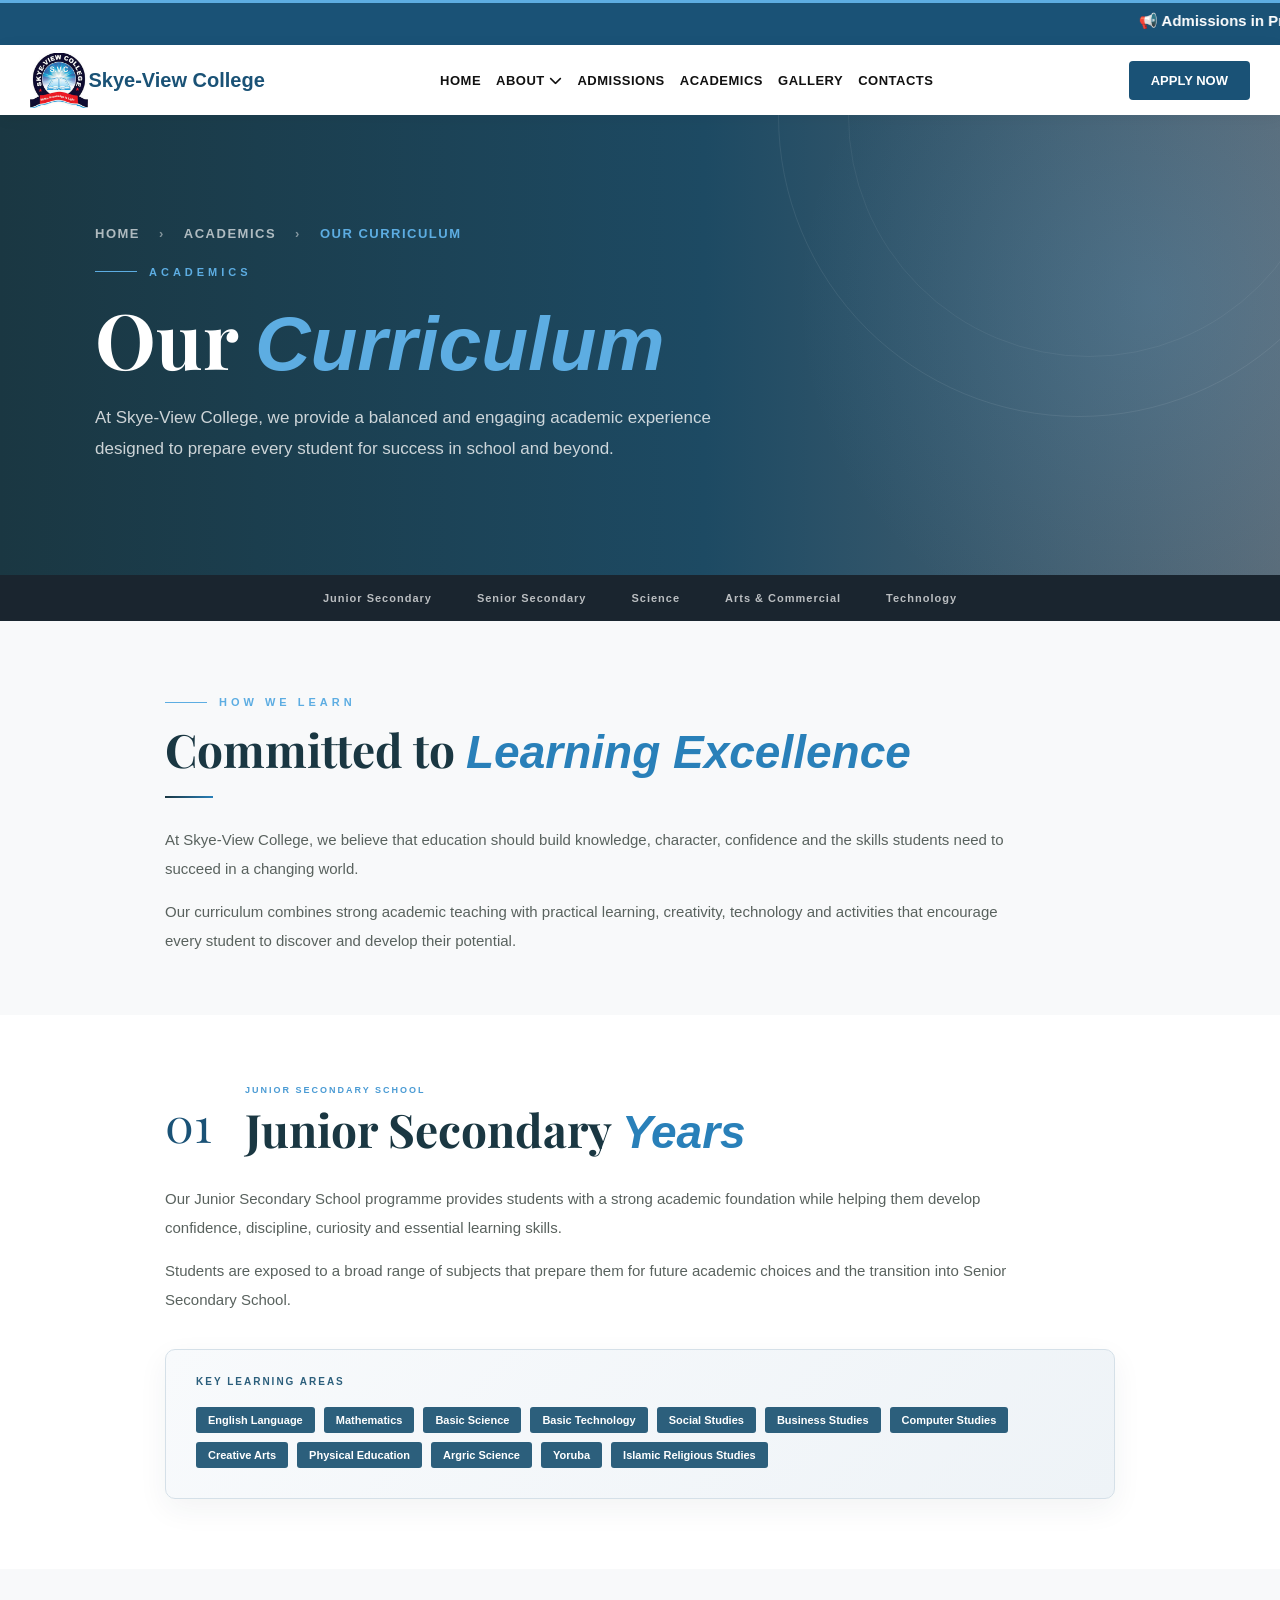
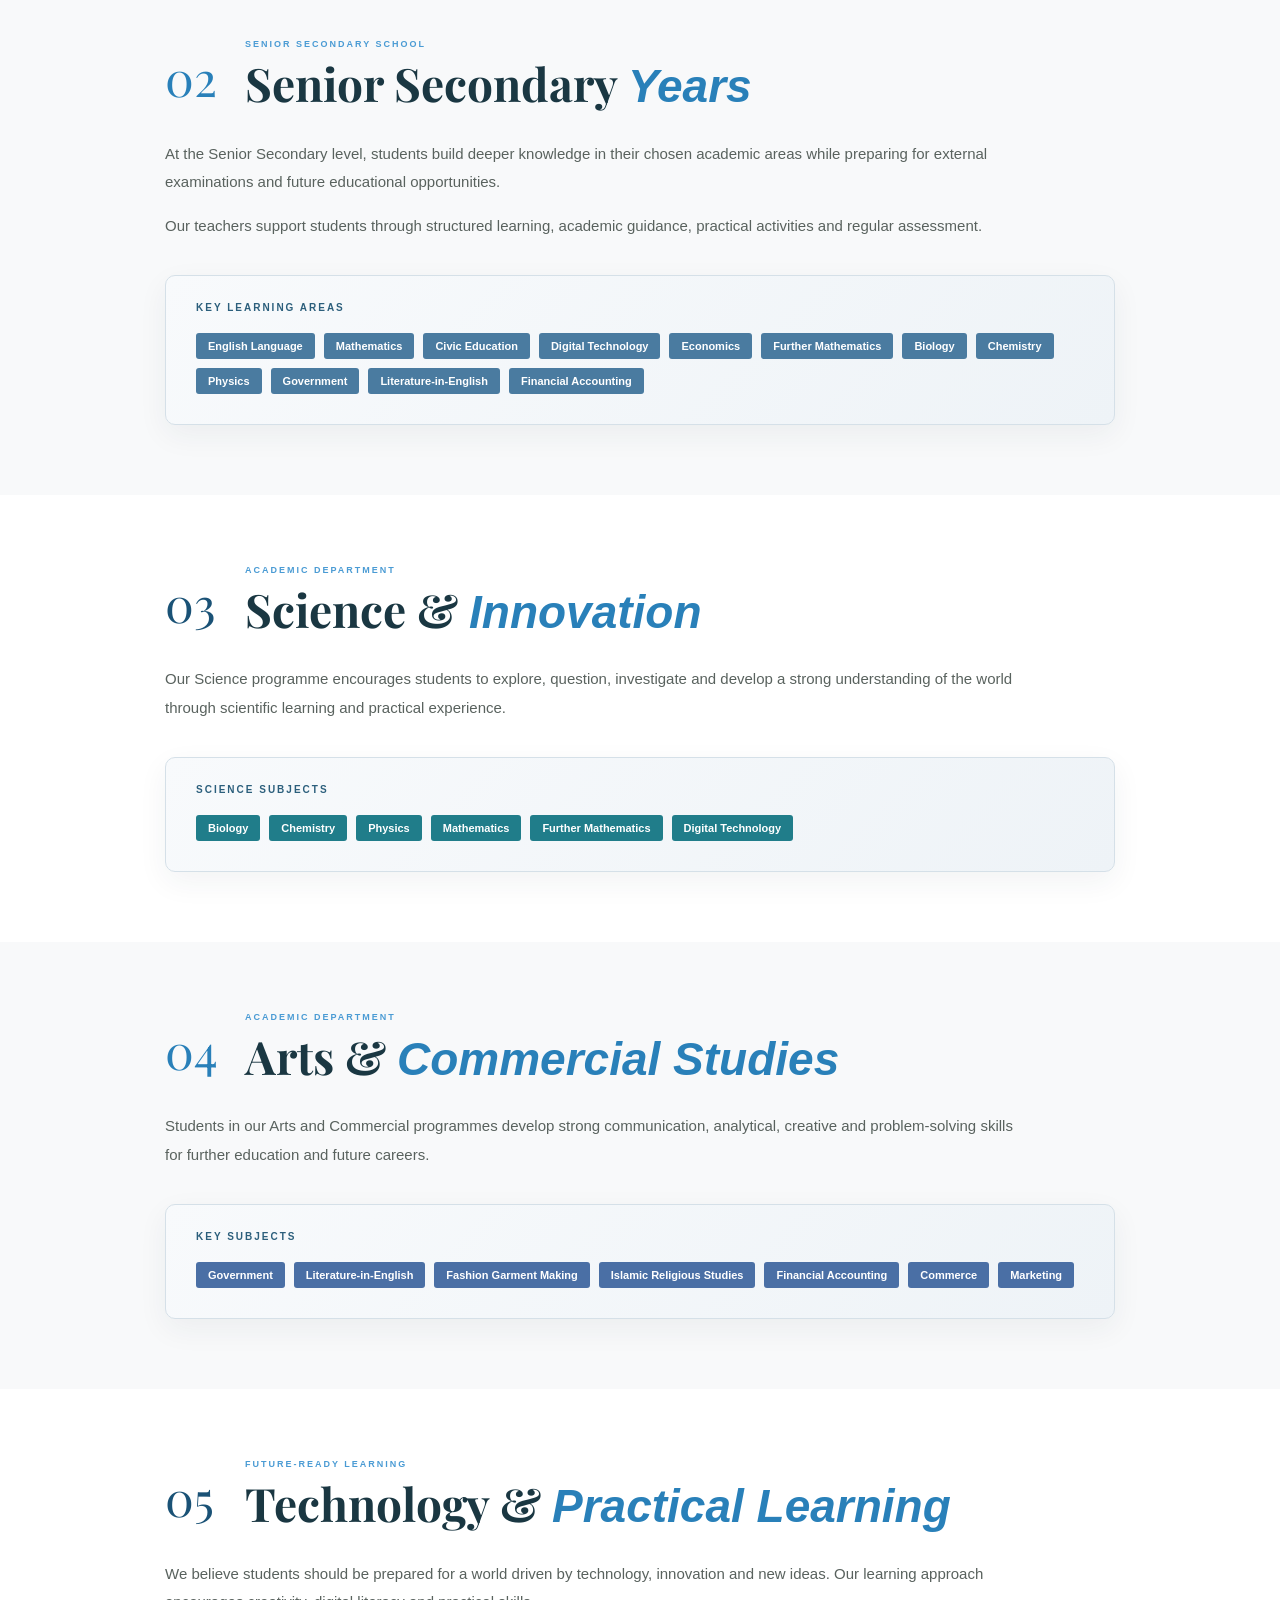
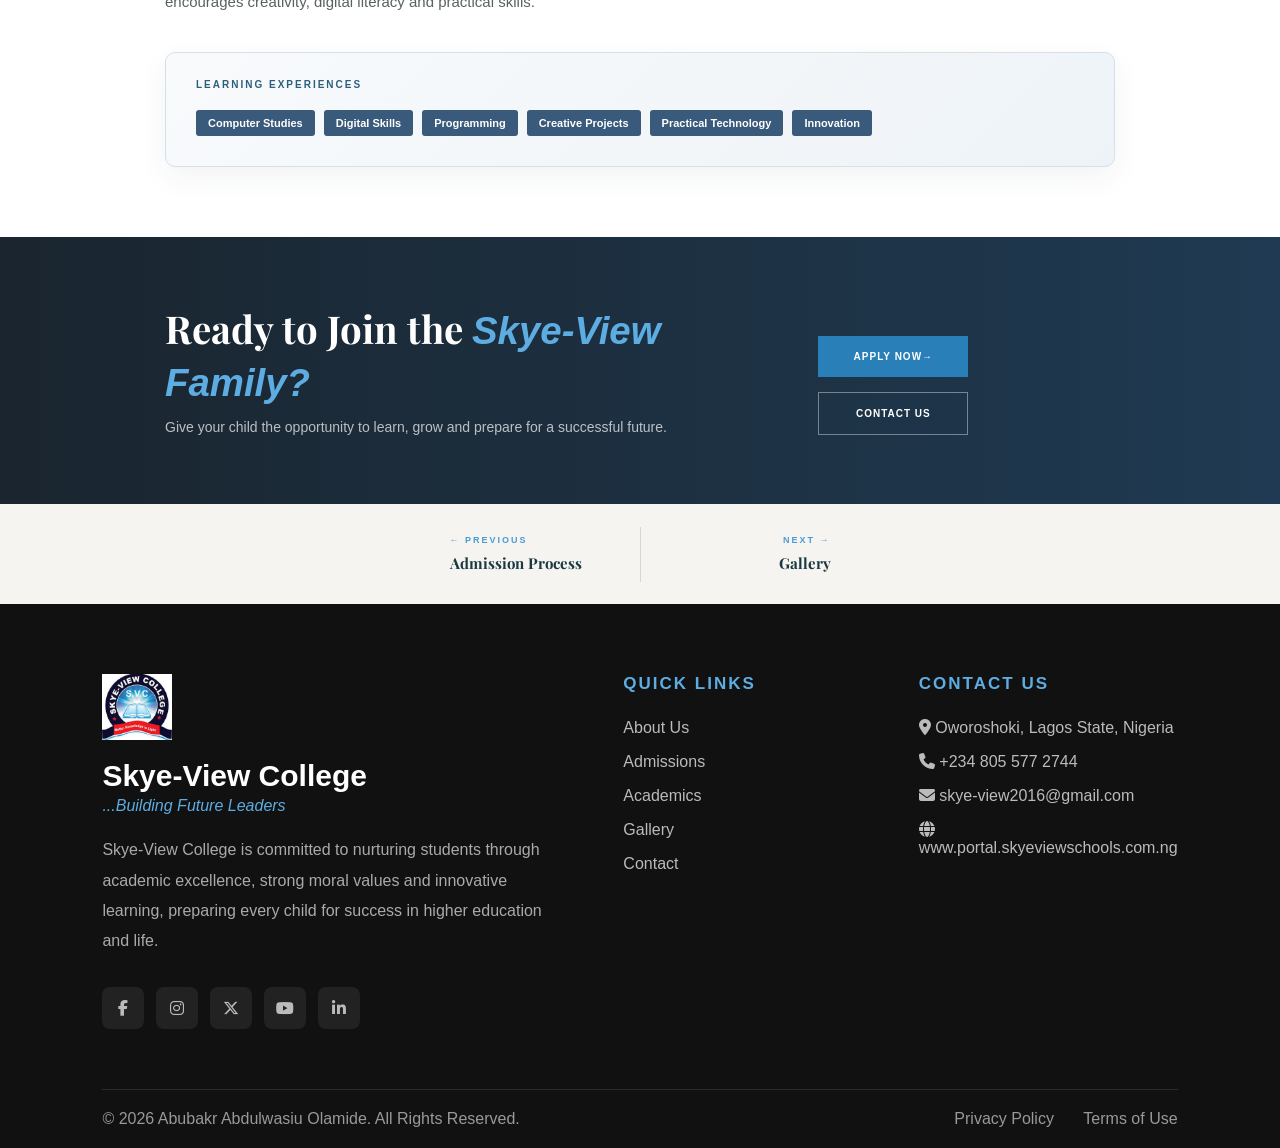
<file: academics.html>
<!DOCTYPE html>
<html lang="en">

<head>

    <meta charset="UTF-8">
    <meta name="viewport" content="width=device-width, initial-scale=1.0">
    <title>Skye-View College | Academics</title>
    <link rel="icon"          type="image/png" href="images/logo.png">
    <link rel="shortcut icon" type="image/png" href="images/logo.png">
    <link rel="apple-touch-icon"               href="images/logo.png">
    
    <link rel="stylesheet"
    href="https://cdnjs.cloudflare.com/ajax/libs/font-awesome/6.5.2/css/all.min.css">
    <link href="https://fonts.googleapis.com/css2?family=Playfair+Display:wght@600;700&display=swap" rel="stylesheet">
    <link rel="stylesheet" href="https://cdnjs.cloudflare.com/ajax/libs/font-awesome/6.7.2/css/all.min.css">
    
    
    <link rel="stylesheet" href="style.css">
</head>

<body>
    <div class="top-bar">
        <marquee>
            📢 Admissions in Progress 2026/2027 • Welcome to Skye-View College • Excellence Through Knowledge
        </marquee>
    </div>
    
    <header class="header">
        <div class="logo">
            <a href="index.html">
                <img src="images/logo.png" alt="Skye-View College">
            </a>
        </div>
        
        <h1 class="Logoh1">Skye-View College</h1>
    
        <nav class="navbar">
            <ul class="nav-links">
                <li><a href="index.html">HOME</a></li>
                <li class="dropdown">
                    <a href="#">
                        ABOUT
                        <i class="fa-solid fa-chevron-down"></i>
                    </a>
                    <ul class="dropdown-menu">
                        <li><a href="history.html">History</a></li>
                        <li><a href="mv.html">Mission & Vision</a></li>
                        <li><a href="management.html">Management</a></li>
                    </ul>
                </li>
                <li><a href="admission.html">ADMISSIONS</a></li>
                <li><a href="academics.html">ACADEMICS</a></li>
                <li><a href="gallery.html">GALLERY</a></li>
                <li><a href="contact.html">CONTACTS</a></li>
            </ul>
        </nav>
    
        <a href="admission.html" class="apply-btn">APPLY NOW</a>
    
        <div class="menu-toggle">
            <i class="fas fa-bars"></i>
        </div>
    </header>

    <!-- =====================================
   MOBILE MENU
===================================== -->

<div class="menu-overlay"></div>

<div class="mobile-menu">
    <div class="mobile-header">
        <img src="images/logo.png" alt="Skye-View College Logo">
        <button class="close-menu">
            <i class="fa-solid fa-xmark"></i>
        </button>
    </div>

    <ul>
        <li><a href="index.html">Home</a></li>
        
        <li class="dropdown-mobile">
            <div class="dropdown-btn">
                About
                <i class="fa-solid fa-chevron-down"></i>
            </div>
            <ul class="dropdown-content">
                <li><a href="history.html">History</a></li>
                <li><a href="mv.html">Mission & Vision</a></li>
                <li><a href="management.html">Management</a></li>
            </ul>
        </li>
        
        <li><a href="admission.html">Admissions</a></li>
        <li><a href="academics.html">Academics</a></li>
        <li><a href="gallery.html">Gallery</a></li>
        <li><a href="contact.html">Contacts</a></li>
    </ul>

    <a href="admission.html" class="mobile-apply-btn">APPLY NOW</a>

    <div class="mobile-menu-footer">
        <p>© 2026 Skye-View College</p>
    </div>
</div>

    <!-- ================= HERO SECTION ================= -->

    <section class="academics-hero">

        <div class="hero-glow"></div>

        <div class="academics-hero-content">

            <div class="breadcrumb">
                <a href="index.html">HOME</a>
                <span>›</span>
                <strong>ACADEMICS</strong>
                <span>›</span>
                <strong>OUR CURRICULUM</strong>
            </div>

            <div class="section-label">
                <span></span>
                ACADEMICS
            </div>

            <h1>
                Our <em>Curriculum</em>
            </h1>

            <p>
                At Skye-View College, we provide a balanced and engaging
                academic experience designed to prepare every student for
                success in school and beyond.
            </p>

        </div>

    </section>


    <!-- ================= ACADEMIC QUICK LINKS ================= -->

    <section class="academics-tabs">

        <div class="tabs-container">

            <a href="#jss">Junior Secondary</a>
            <a href="#sss">Senior Secondary</a>
            <a href="#science">Science</a>
            <a href="#arts">Arts & Commercial</a>
            <a href="#technology">Technology</a>

        </div>

    </section>


    <!-- ================= INTRODUCTION ================= -->

    <section class="learning-intro">

        <div class="page-container">

            <div class="section-label intro-label">
                <span></span>
                HOW WE LEARN
            </div>

            <h2>
                Committed to <em>Learning Excellence</em>
            </h2>

            <div class="intro-line"></div>

            <p>
                At Skye-View College, we believe that education should build
                knowledge, character, confidence and the skills students need
                to succeed in a changing world.
            </p>

            <p>
                Our curriculum combines strong academic teaching with practical
                learning, creativity, technology and activities that encourage
                every student to discover and develop their potential.
            </p>

        </div>

    </section>


    <!-- ================= JSS SECTION ================= -->

    <section class="academic-level" id="jss">

        <div class="page-container">

            <div class="level-heading">

                <div class="level-number">01</div>

                <div>
                    <div class="level-label">
                        JUNIOR SECONDARY SCHOOL
                    </div>

                    <h2>
                        Junior Secondary <em>Years</em>
                    </h2>
                </div>

            </div>

            <p>
                Our Junior Secondary School programme provides students with
                a strong academic foundation while helping them develop
                confidence, discipline, curiosity and essential learning skills.
            </p>

            <p>
                Students are exposed to a broad range of subjects that prepare
                them for future academic choices and the transition into Senior
                Secondary School.
            </p>


            <div class="subjects-card">

                <h3>KEY LEARNING AREAS</h3>

                <div class="subject-tags">

                    <span>English Language</span>
                    <span>Mathematics</span>
                    <span>Basic Science</span>
                    <span>Basic Technology</span>
                    <span>Social Studies</span>
                    <span>Business Studies</span>
                    <span>Computer Studies</span>
                    <span>Creative Arts</span>
                    <span>Physical Education</span>
                    <span>Argric Science</span>
                    <span>Yoruba</span>
                    <span>Islamic Religious Studies</span>

                </div>

            </div>

        </div>

    </section>


    <!-- ================= SSS SECTION ================= -->

    <section class="academic-level alternate-level" id="sss">

        <div class="page-container">

            <div class="level-heading">

                <div class="level-number">02</div>

                <div>

                    <div class="level-label">
                        SENIOR SECONDARY SCHOOL
                    </div>

                    <h2>
                        Senior Secondary <em>Years</em>
                    </h2>

                </div>

            </div>

            <p>
                At the Senior Secondary level, students build deeper knowledge
                in their chosen academic areas while preparing for external
                examinations and future educational opportunities.
            </p>

            <p>
                Our teachers support students through structured learning,
                academic guidance, practical activities and regular assessment.
            </p>


            <div class="subjects-card">

                <h3>KEY LEARNING AREAS</h3>

                <div class="subject-tags">

                    <span>English Language</span>
                    <span>Mathematics</span>
                    <span>Civic Education</span>
                    <span>Digital Technology</span>
                    <span>Economics</span>
                    <span>Further Mathematics</span>
                    <span>Biology</span>
                    <span>Chemistry</span>
                    <span>Physics</span>
                    <span>Government</span>
                    <span>Literature-in-English</span>
                    <span>Financial Accounting</span>

                </div>

            </div>

        </div>

    </section>


    <!-- ================= SCIENCE SECTION ================= -->

    <section class="academic-level" id="science">

        <div class="page-container">

            <div class="level-heading">

                <div class="level-number">03</div>

                <div>

                    <div class="level-label">
                        ACADEMIC DEPARTMENT
                    </div>

                    <h2>
                        Science & <em>Innovation</em>
                    </h2>

                </div>

            </div>

            <p>
                Our Science programme encourages students to explore, question,
                investigate and develop a strong understanding of the world
                through scientific learning and practical experience.
            </p>


            <div class="subjects-card science-card">

                <h3>SCIENCE SUBJECTS</h3>

                <div class="subject-tags">

                    <span>Biology</span>
                    <span>Chemistry</span>
                    <span>Physics</span>
                    <span>Mathematics</span>
                    <span>Further Mathematics</span>
                    <span>Digital Technology</span>

                </div>

            </div>

        </div>

    </section>


    <!-- ================= ARTS & COMMERCIAL ================= -->

    <section class="academic-level alternate-level" id="arts">

        <div class="page-container">

            <div class="level-heading">

                <div class="level-number">04</div>

                <div>

                    <div class="level-label">
                        ACADEMIC DEPARTMENT
                    </div>

                    <h2>
                        Arts & <em>Commercial Studies</em>
                    </h2>

                </div>

            </div>

            <p>
                Students in our Arts and Commercial programmes develop strong
                communication, analytical, creative and problem-solving skills
                for further education and future careers.
            </p>


            <div class="subjects-card arts-card">

                <h3>KEY SUBJECTS</h3>

                <div class="subject-tags">
                    <span>Government</span>
                    <span>Literature-in-English</span>
                    <span>Fashion Garment Making</span>
                    <span>Islamic Religious Studies</span>
                    <span>Financial Accounting</span>
                    <span>Commerce</span>
                    <span>Marketing</span>

                </div>

            </div>

        </div>

    </section>


    <!-- ================= TECHNOLOGY ================= -->

    <section class="academic-level" id="technology">

        <div class="page-container">

            <div class="level-heading">

                <div class="level-number">05</div>

                <div>

                    <div class="level-label">
                        FUTURE-READY LEARNING
                    </div>

                    <h2>
                        Technology & <em>Practical Learning</em>
                    </h2>

                </div>

            </div>

            <p>
                We believe students should be prepared for a world driven by
                technology, innovation and new ideas. Our learning approach
                encourages creativity, digital literacy and practical skills.
            </p>


            <div class="subjects-card technology-card">

                <h3>LEARNING EXPERIENCES</h3>

                <div class="subject-tags">

                    <span>Computer Studies</span>
                    <span>Digital Skills</span>
                    <span>Programming</span>
                    <span>Creative Projects</span>
                    <span>Practical Technology</span>
                    <span>Innovation</span>

                </div>

            </div>

        </div>

    </section>


    <!-- ================= CALL TO ACTION ================= -->

    <section class="academics-cta">

        <div class="page-container">

            <div class="cta-content">

                <div>
                    <h2>
                        Ready to Join the <em>Skye-View Family?</em>
                    </h2>

                    <p>
                        Give your child the opportunity to learn, grow and
                        prepare for a successful future.
                    </p>
                </div>

                <div class="cta-buttons">

                    <a href="admission.html" class="cta-primary">
                        APPLY NOW <span>→</span>
                    </a>

                    <a href="contact.html" class="cta-secondary">
                        CONTACT US
                    </a>

                </div>

            </div>

        </div>

    </section>


    <!-- ================= PAGE NAVIGATION ================= -->

    <section class="page-navigation">

        <a href="admission.html">
            <span>← PREVIOUS</span>
            <strong>Admission Process</strong>
        </a>

        <div class="nav-divider"></div>

        <a href="gallery.html" class="next-page">
            <span>NEXT →</span>
            <strong>Gallery</strong>
        </a>

    </section>
    <footer class="footer">

        <div class="footer-container">
    
            <!-- About -->
    
            <div class="footer-box">
    
                <img src="images/logo.png" class="footer-logo">
    
                <h2>Skye-View College</h2>
    
                <span>...Building Future Leaders</span>
    
                <p>
    
                    Skye-View College is committed to nurturing students through
                    academic excellence, strong moral values and innovative learning,
                    preparing every child for success in higher education and life.
    
                </p>
    
                <div class="social-links">
    
                    <a href="#"><i class="fab fa-facebook-f"></i></a>
    
                    <a href="#"><i class="fab fa-instagram"></i></a>
    
                    <a href="#"><i class="fab fa-x-twitter"></i></a>
    
                    <a href="#"><i class="fab fa-youtube"></i></a>
    
                    <a href="#"><i class="fab fa-linkedin-in"></i></a>
    
                </div>
    
            </div>
    
            <!-- Quick Links -->
    
            <div class="footer-box">
    
                <h3>Quick Links</h3>
    
                <ul>
    
                    <li><a href="history.html">About Us</a></li>

                    <li><a href="admission.html">Admissions</a></li>

                    <li><a href="academics.html">Academics</a></li>

                    <li><a href="gallery.html">Gallery</a></li>

                    <li><a href="contact.html">Contact</a></li>

    
                </ul>
    
            </div>
    
            <!-- Contact -->
    
            <div class="footer-box">
    
                <h3>Contact Us</h3>
    
                <ul>
    
                    <li>
                        <i class="fas fa-location-dot"></i>
                        Oworoshoki, Lagos State, Nigeria
                    </li>
    
                    <li>
                        <i class="fas fa-phone"></i>
                        +234 805 577 2744
                    </li>
    
                    <li>
                        <i class="fas fa-envelope"></i>
                        skye-view2016@gmail.com
                    </li>
    
                    <li>
                        <i class="fas fa-globe"></i>
                        www.portal.skyeviewschools.com.ng
                    </li>
    
                </ul>
    
            </div>
    
        </div>
    
        <div class="footer-bottom">
    
            <p>
    
                © 2026 Abubakr Abdulwasiu Olamide. All Rights Reserved.
    
            </p>
    
            <div>
    
                <a href="#">Privacy Policy</a>
    
                <a href="#">Terms of Use</a>
    
            </div>
    
        </div>
    
    </footer>
    <!-- ================= BACK TO TOP ================= -->

    <button id="backToTop" class="back-to-top">
        ↑
    </button>


    <!-- ================= JAVASCRIPT ================= -->

    <script src="script.js"></script>

</body>
</html>
</file>
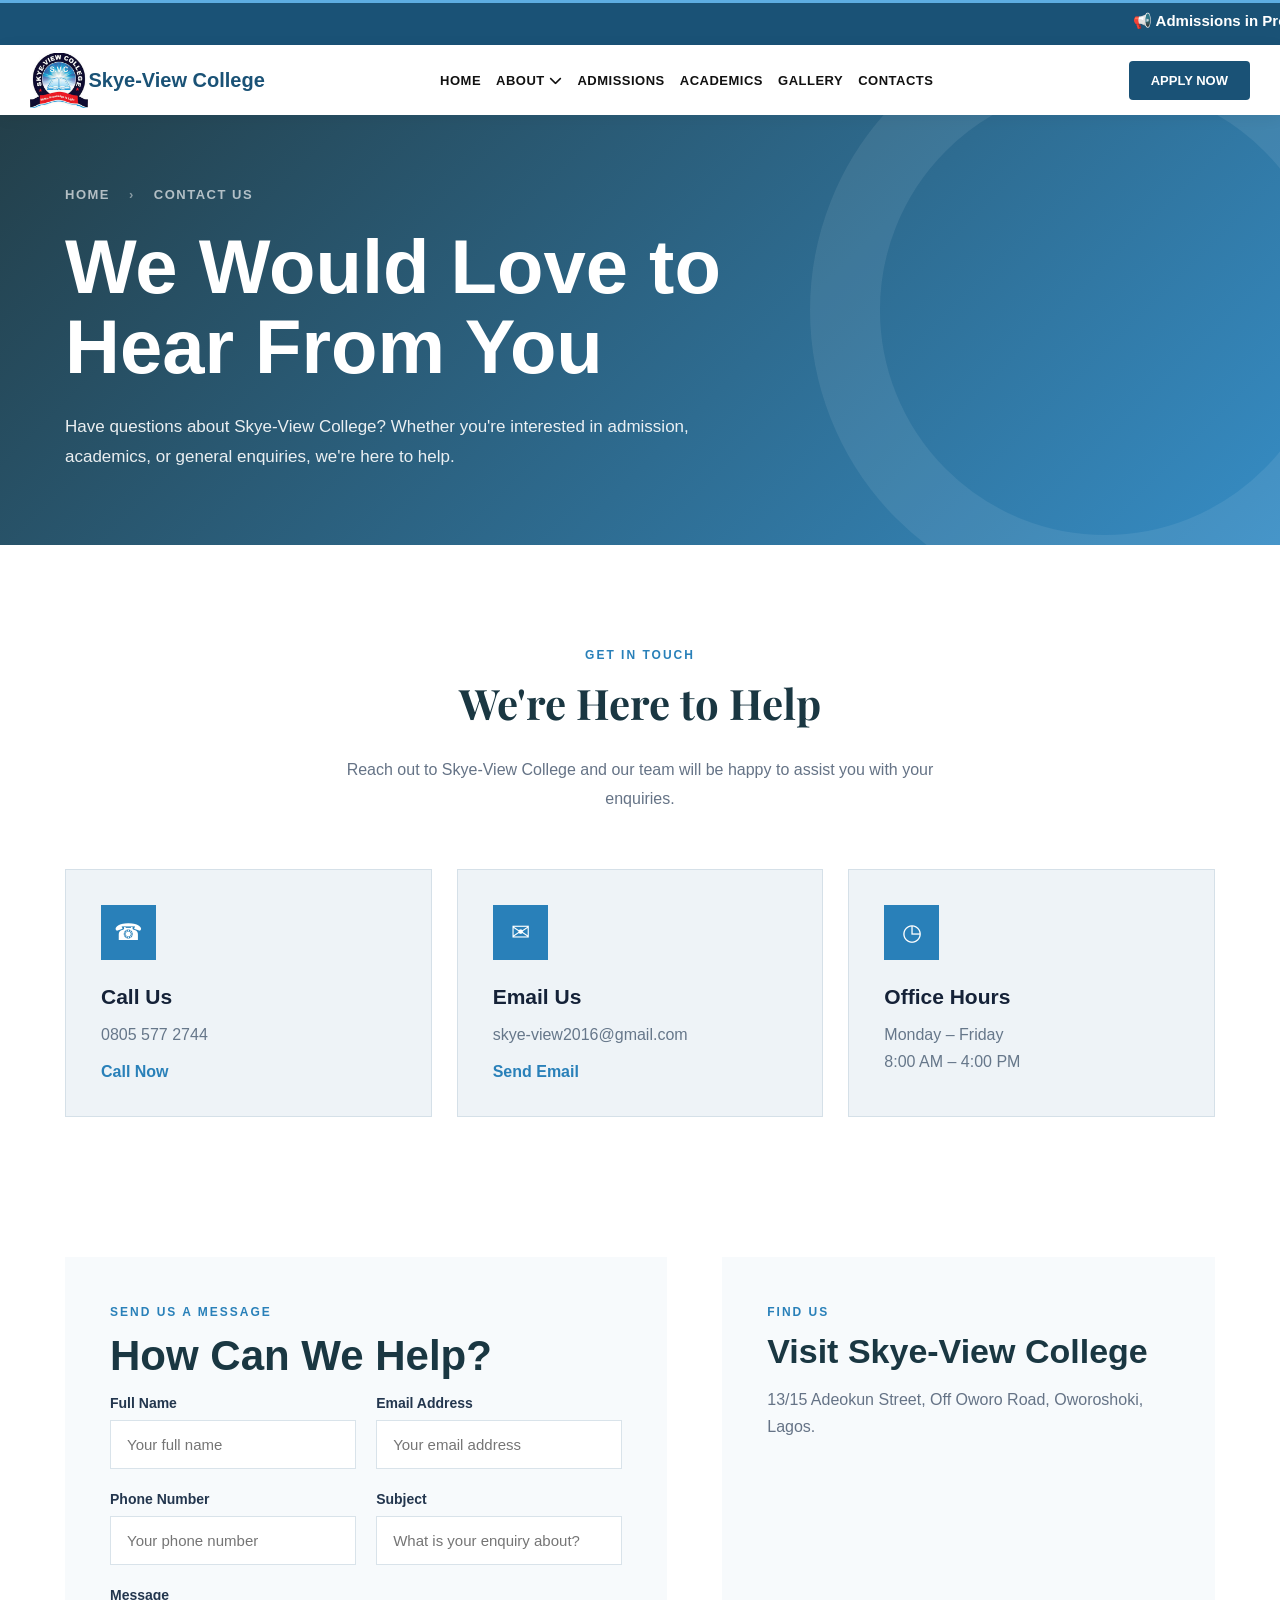
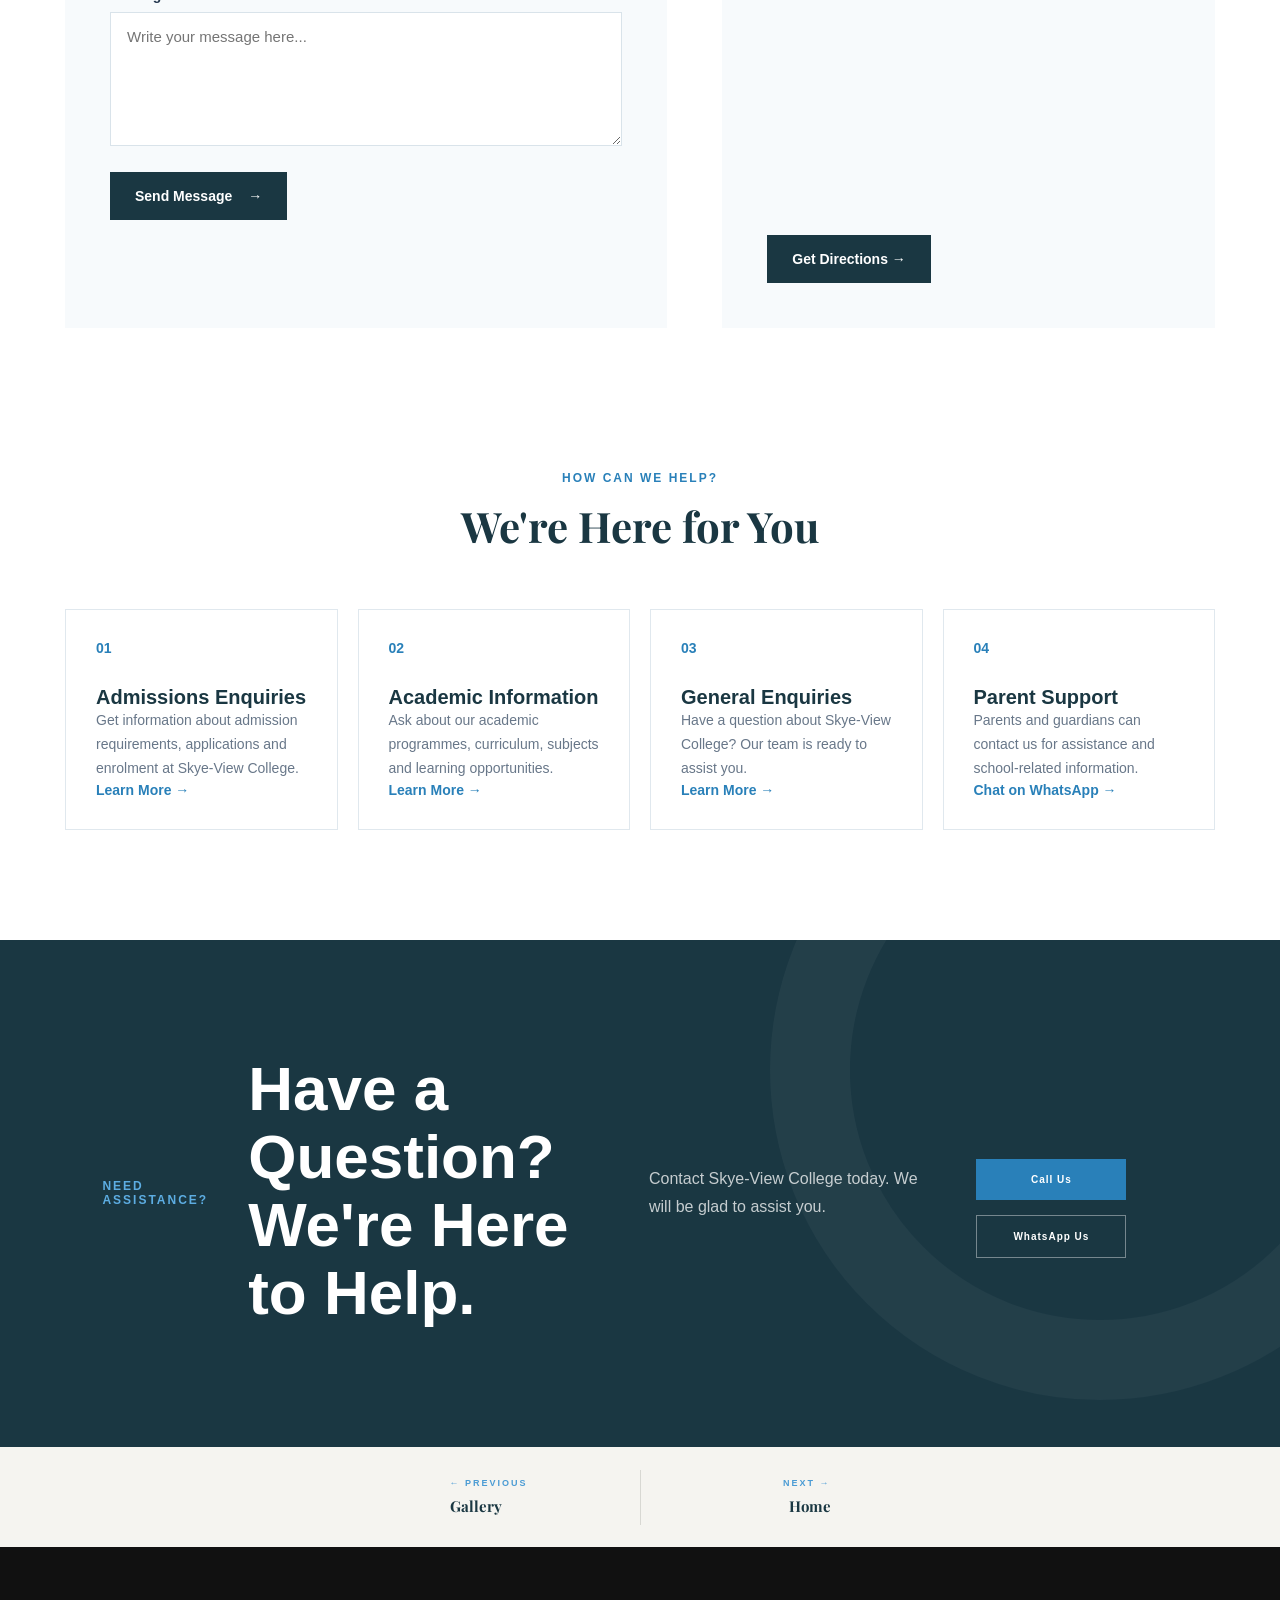
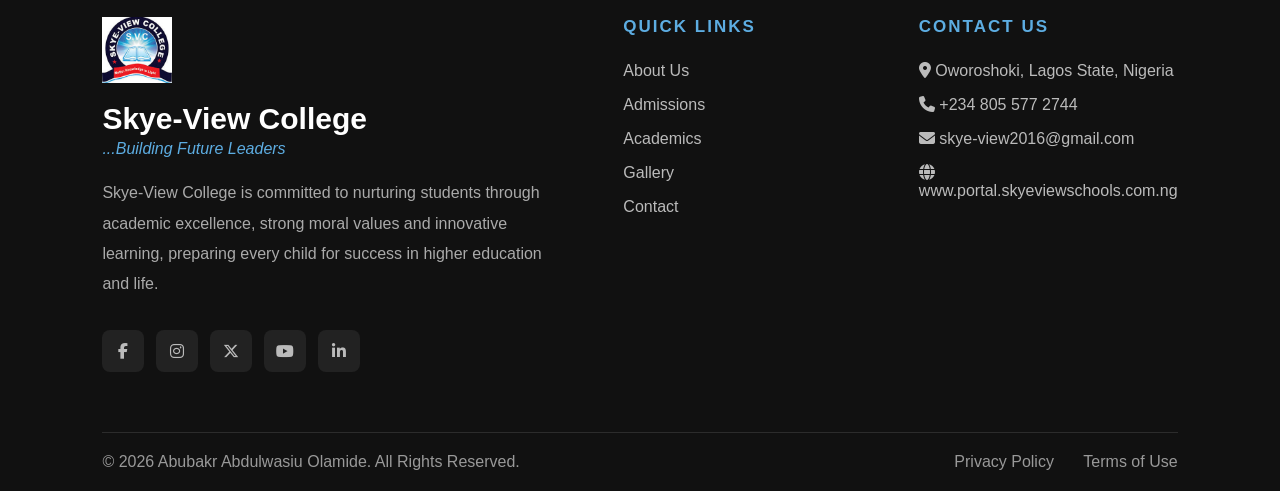
<file: contact.html>
<!DOCTYPE html>
<html lang="en">

<head>

    <meta charset="UTF-8">
    <meta name="viewport" content="width=device-width, initial-scale=1.0">
    <title>Skye-View College | Contact</title>
    <link rel="icon"          type="image/png" href="images/logo.png">
    <link rel="shortcut icon" type="image/png" href="images/logo.png">
    <link rel="apple-touch-icon"               href="images/logo.png">
    
    <link rel="stylesheet"
    href="https://cdnjs.cloudflare.com/ajax/libs/font-awesome/6.5.2/css/all.min.css">
    <link href="https://fonts.googleapis.com/css2?family=Playfair+Display:wght@600;700&display=swap" rel="stylesheet">
    <link rel="stylesheet" href="https://cdnjs.cloudflare.com/ajax/libs/font-awesome/6.7.2/css/all.min.css">
    
    
    <link rel="stylesheet" href="style.css">
</head>

<body>
    <div class="top-bar">
        <marquee>
            📢 Admissions in Progress 2026/2027 • Welcome to Skye-View College • Excellence Through Knowledge
        </marquee>
    </div>
    
    <header class="header">
        <div class="logo">
            <a href="index.html">
                <img src="images/logo.png" alt="Skye-View College">
            </a>
        </div>
        
        <h1 class="Logoh1">Skye-View College</h1>
    
        <nav class="navbar">
            <ul class="nav-links">
                <li><a href="index.html">HOME</a></li>
                <li class="dropdown">
                    <a href="#">
                        ABOUT
                        <i class="fa-solid fa-chevron-down"></i>
                    </a>
                    <ul class="dropdown-menu">
                        <li><a href="history.html">History</a></li>
                        <li><a href="mv.html">Mission & Vision</a></li>
                        <li><a href="management.html">Management</a></li>
                    </ul>
                </li>
                <li><a href="admission.html">ADMISSIONS</a></li>
                <li><a href="academics.html">ACADEMICS</a></li>
                <li><a href="gallery.html">GALLERY</a></li>
                <li><a href="contact.html">CONTACTS</a></li>
            </ul>
        </nav>
    
        <a href="admission.html" class="apply-btn">APPLY NOW</a>
    
        <div class="menu-toggle">
            <i class="fas fa-bars"></i>
        </div>
    </header>
    <!-- =====================================
   MOBILE MENU
===================================== -->

<div class="menu-overlay"></div>

<div class="mobile-menu">
    <div class="mobile-header">
        <img src="images/logo.png" alt="Skye-View College Logo">
        <button class="close-menu">
            <i class="fa-solid fa-xmark"></i>
        </button>
    </div>

    <ul>
        <li><a href="index.html">Home</a></li>
        
        <li class="dropdown-mobile">
            <div class="dropdown-btn">
                About
                <i class="fa-solid fa-chevron-down"></i>
            </div>
            <ul class="dropdown-content">
                <li><a href="history.html">History</a></li>
                <li><a href="mv.html">Mission & Vision</a></li>
                <li><a href="management.html">Management</a></li>
            </ul>
        </li>
        
        <li><a href="admission.html">Admissions</a></li>
        <li><a href="academics.html">Academics</a></li>
        <li><a href="gallery.html">Gallery</a></li>
        <li><a href="contact.html">Contacts</a></li>
    </ul>

    <a href="admission.html" class="mobile-apply-btn">APPLY NOW</a>

    <div class="mobile-menu-footer">
        <p>© 2026 Skye-View College</p>
    </div>
</div>
<!-- =========================
     CONTAC
T US SECTION
========================= -->

<section class="contact-page">

    <!-- Hero -->
    <div class="contact-hero">
        <div class="contact-hero-content">
            <p class="breadcrumb">HOME <span>›</span> CONTACT US</p>
            <h1>We Would Love to Hear From You</h1>
            <p>
                Have questions about Skye-View College? Whether you're
                interested in admission, academics, or general enquiries,
                we're here to help.
            </p>
        </div>
    </div>


    <!-- Get In Touch -->
    <section class="get-touch">
        <div class="section-heading">
            <span>GET IN TOUCH</span>
            <h2>We're Here to Help</h2>
            <p>
                Reach out to Skye-View College and our team will be happy
                to assist you with your enquiries.
            </p>
        </div>

        <div class="contact-info-grid">

            <div class="contact-card">
                <div class="contact-icon">☎</div>
                <h3>Call Us</h3>
                <p>0805 577 2744</p>
                <a href="tel:08055772744">Call Now</a>
            </div>

            <div class="contact-card">
                <div class="contact-icon">✉</div>
                <h3>Email Us</h3>
                <p>skye-view2016@gmail.com</p>
                <a href="mailto:skye-view2016@gmail.com">Send Email</a>
            </div>

            <div class="contact-card">
                <div class="contact-icon">◷</div>
                <h3>Office Hours</h3>
                <p>Monday – Friday</p>
                <span>8:00 AM – 4:00 PM</span>
            </div>

        </div>
    </section>


    <!-- Message + Map -->
    <section class="contact-main">

        <!-- Form -->
        <div class="message-box">
            <span class="small-title">SEND US A MESSAGE</span>
            <h2>How Can We Help?</h2>

            <form id="contactForm">

                <div class="form-row">
                    <div class="form-group">
                        <label for="name">Full Name</label>
                        <input
                            type="text"
                            id="name"
                            name="name"
                            placeholder="Your full name"
                            required
                        >
                    </div>

                    <div class="form-group">
                        <label for="email">Email Address</label>
                        <input
                            type="email"
                            id="email"
                            name="email"
                            placeholder="Your email address"
                            required
                        >
                    </div>
                </div>

                <div class="form-row">
                    <div class="form-group">
                        <label for="phone">Phone Number</label>
                        <input
                            type="tel"
                            id="phone"
                            name="phone"
                            placeholder="Your phone number"
                            required
                        >
                    </div>

                    <div class="form-group">
                        <label for="subject">Subject</label>
                        <input
                            type="text"
                            id="subject"
                            name="subject"
                            placeholder="What is your enquiry about?"
                            required
                        >
                    </div>
                </div>

                <div class="form-group">
                    <label for="message">Message</label>
                    <textarea
                        id="message"
                        name="message"
                        rows="6"
                        placeholder="Write your message here..."
                        required
                    ></textarea>
                </div>

                <button type="submit" class="send-btn">
                    Send Message <span>→</span>
                </button>

                <p id="formMessage"></p>

            </form>
        </div>


        <!-- Map -->
        <div class="map-box">
            <span class="small-title">FIND US</span>
            <h2>Visit Skye-View College</h2>

            <p>
                13/15 Adeokun Street, Off Oworo Road,
                Oworoshoki, Lagos.
            </p>

            <div class="map-container">
                <iframe
                    src="https://www.google.com/maps?q=13%2F15%20Adeokun%20Street%2C%20Off%20Oworo%20Road%2C%20Oworoshoki%2C%20Lagos&output=embed"
                    width="100%"
                    height="100%"
                    style="border:0;"
                    allowfullscreen=""
                    loading="lazy"
                    referrerpolicy="no-referrer-when-downgrade">
                </iframe>
            </div>

            <a
                href="https://www.google.com/maps/search/?api=1&query=13%2F15%20Adeokun%20Street%2C%20Off%20Oworo%20Road%2C%20Oworoshoki%2C%20Lagos"
                target="_blank"
                class="directions-btn">
                Get Directions →
            </a>
        </div>

    </section>


    <!-- Enquiry Cards -->
    <section class="enquiries">

        <div class="section-heading">
            <span>HOW CAN WE HELP?</span>
            <h2>We're Here for You</h2>
        </div>

        <div class="enquiry-grid">

            <div class="enquiry-card">
                <div class="enquiry-number">01</div>
                <h3>Admissions Enquiries</h3>
                <p>
                    Get information about admission requirements,
                    applications and enrolment at Skye-View College.
                </p>
                <a href="tel:08055772744">Learn More →</a>
            </div>

            <div class="enquiry-card">
                <div class="enquiry-number">02</div>
                <h3>Academic Information</h3>
                <p>
                    Ask about our academic programmes, curriculum,
                    subjects and learning opportunities.
                </p>
                <a href="mailto:skye-view2016@gmail.com">Learn More →</a>
            </div>

            <div class="enquiry-card">
                <div class="enquiry-number">03</div>
                <h3>General Enquiries</h3>
                <p>
                    Have a question about Skye-View College?
                    Our team is ready to assist you.
                </p>
                <a href="mailto:skye-view2016@gmail.com">Learn More →</a>
            </div>

            <div class="enquiry-card">
                <div class="enquiry-number">04</div>
                <h3>Parent Support</h3>
                <p>
                    Parents and guardians can contact us for
                    assistance and school-related information.
                </p>
                <a href="https://wa.me/2348055772744" target="_blank">
                    Chat on WhatsApp →
                </a>
            </div>

        </div>

    </section>


    <!-- CTA -->
    <section class="contact-cta">

        <div class="cta-content">
            <span>NEED ASSISTANCE?</span>

            <h2>Have a Question?<br>We're Here to Help.</h2>

            <p>
                Contact Skye-View College today.
                We will be glad to assist you.
            </p>

            <div class="cta-buttons">
                <a href="tel:08055772744" class="cta-primary">
                    Call Us
                </a>

                <a
                    href="https://wa.me/2348055772744"
                    target="_blank"
                    class="cta-secondary">
                    WhatsApp Us
                </a>
            </div>
        </div>

    </section>

</section>
    <!-- ================= PAGE NAVIGATION ================= -->

    <section class="page-navigation">

        <a href="gallery.html">
            <span>← PREVIOUS</span>
            <strong>Gallery</strong>
        </a>

        <div class="nav-divider"></div>

        <a href="index.html" class="next-page">
            <span>NEXT →</span>
            <strong>Home</strong>
        </a>

    </section>
    <footer class="footer">

        <div class="footer-container">
    
            <!-- About -->
    
            <div class="footer-box">
    
                <img src="images/logo.png" class="footer-logo">
    
                <h2>Skye-View College</h2>
    
                <span>...Building Future Leaders</span>
    
                <p>
    
                    Skye-View College is committed to nurturing students through
                    academic excellence, strong moral values and innovative learning,
                    preparing every child for success in higher education and life.
    
                </p>
    
                <div class="social-links">
    
                    <a href="#"><i class="fab fa-facebook-f"></i></a>
    
                    <a href="#"><i class="fab fa-instagram"></i></a>
    
                    <a href="#"><i class="fab fa-x-twitter"></i></a>
    
                    <a href="#"><i class="fab fa-youtube"></i></a>
    
                    <a href="#"><i class="fab fa-linkedin-in"></i></a>
    
                </div>
    
            </div>
    
            <!-- Quick Links -->
    
            <div class="footer-box">
    
                <h3>Quick Links</h3>
    
                <ul>
    
                    <li><a href="history.html">About Us</a></li>
    
                    <li><a href="admission.html">Admissions</a></li>
    
                    <li><a href="academics.html">Academics</a></li>
    
                    <li><a href="gallery.html">Gallery</a></li>
    
                    <li><a href="contact.html">Contact</a></li>
    
    
                </ul>
    
            </div>
    
            <!-- Contact -->
    
            <div class="footer-box">
    
                <h3>Contact Us</h3>
    
                <ul>
    
                    <li>
                        <i class="fas fa-location-dot"></i>
                        Oworoshoki, Lagos State, Nigeria
                    </li>
    
                    <li>
                        <i class="fas fa-phone"></i>
                        +234 805 577 2744
                    </li>
    
                    <li>
                        <i class="fas fa-envelope"></i>
                        skye-view2016@gmail.com
                    </li>
    
                    <li>
                        <i class="fas fa-globe"></i>
                        www.portal.skyeviewschools.com.ng
                    </li>
    
                </ul>
    
            </div>
    
        </div>
    
        <div class="footer-bottom">
    
            <p>
    
                © 2026 Abubakr Abdulwasiu Olamide. All Rights Reserved.
    
            </p>
    
            <div>
    
                <a href="#">Privacy Policy</a>
    
                <a href="#">Terms of Use</a>
    
            </div>
    
        </div>
    
    </footer>
    
        <!-- ================= BACK TO TOP ================= -->
    
        <button id="backToTop" class="back-to-top">
            ↑
        </button>
    
    <script src="script.js"></script>
    
    </body>
    
    </html>
</file>
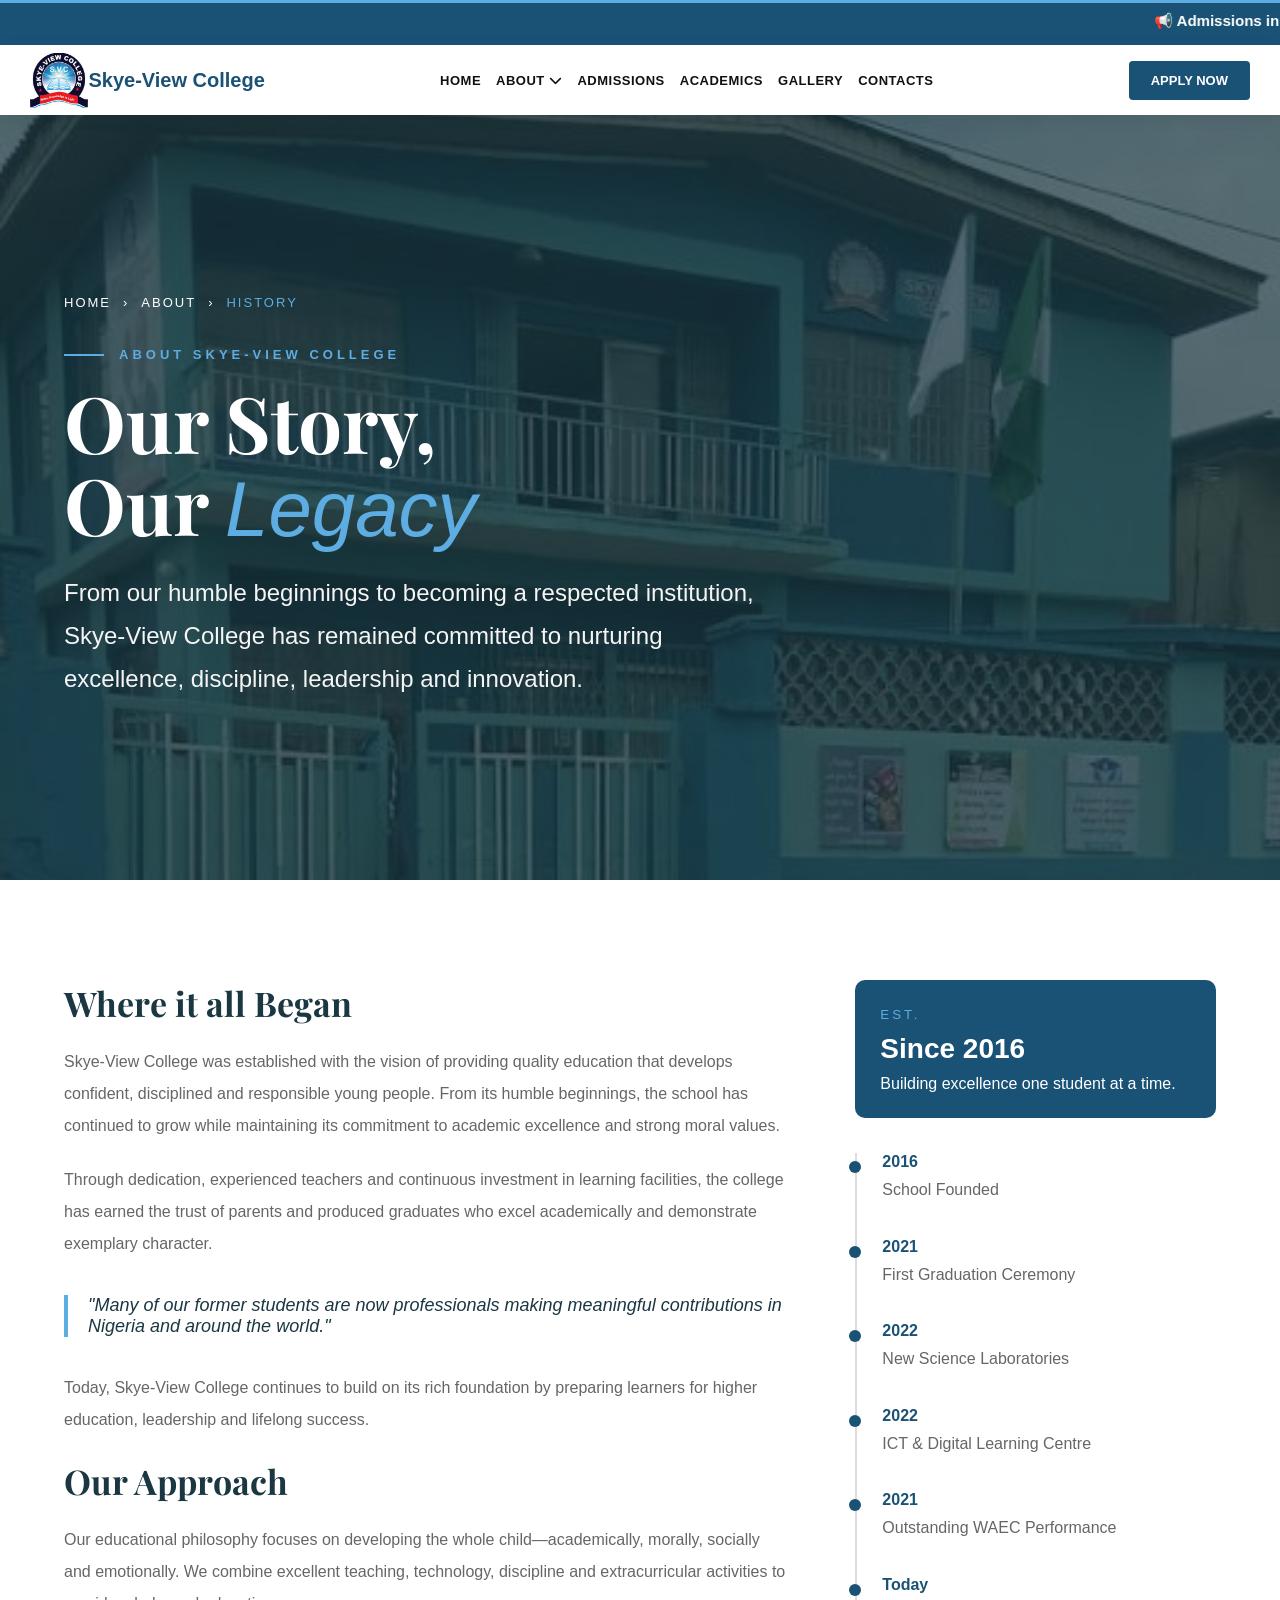
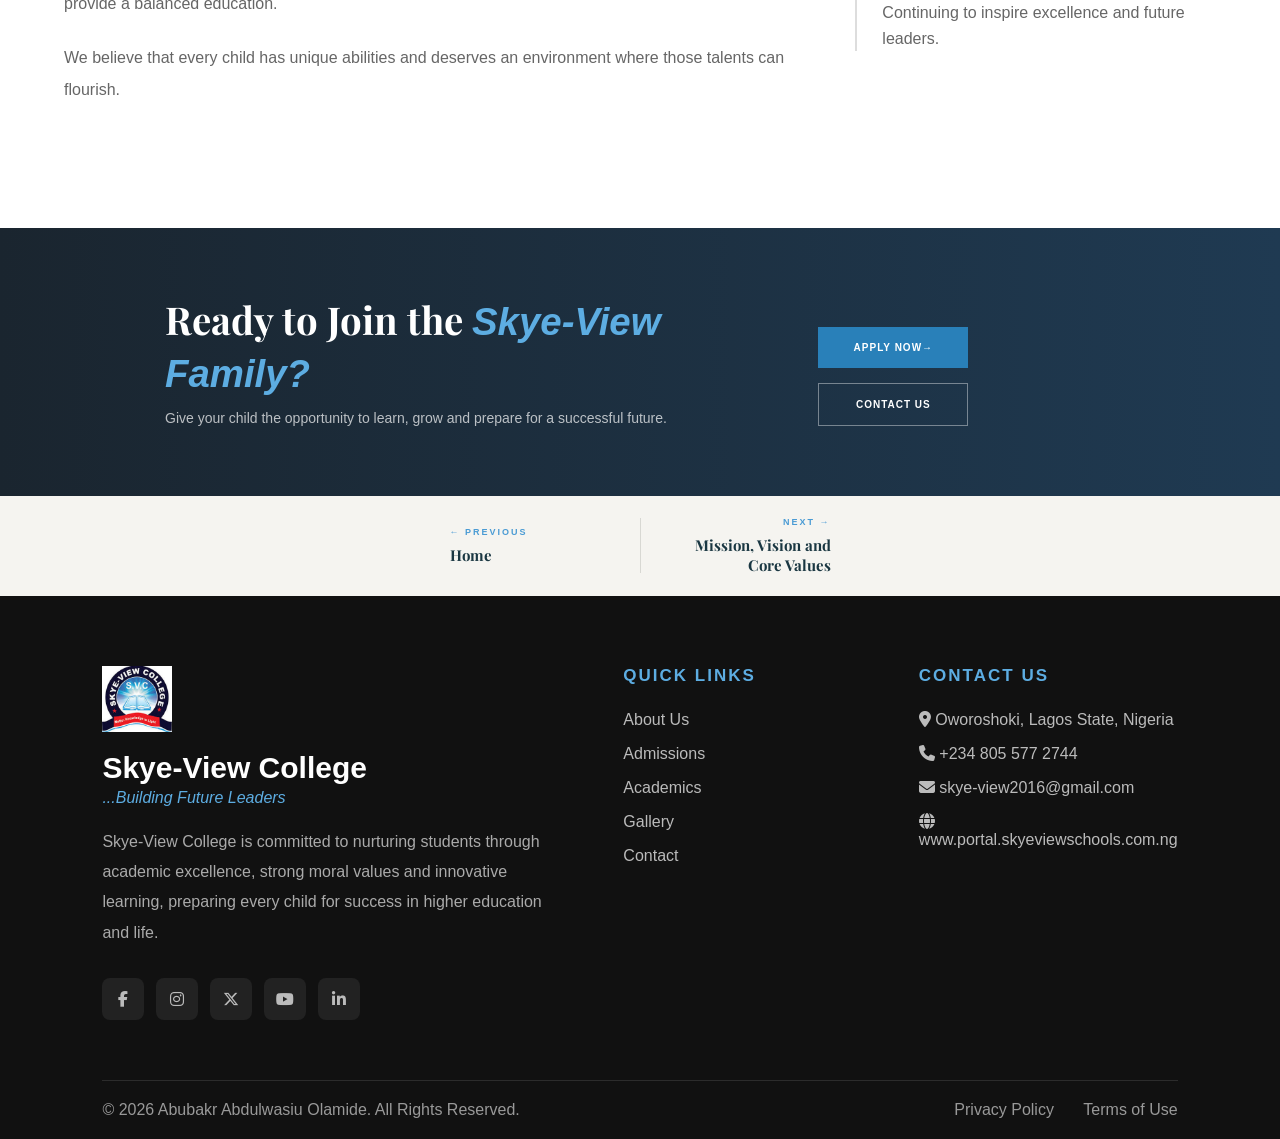
<file: history.html>
<!DOCTYPE html>
<html lang="en">

<head>

    <meta charset="UTF-8">
    <meta name="viewport" content="width=device-width, initial-scale=1.0">
    <title>Skye-View College | History</title>
    <link rel="icon"          type="image/png" href="images/logo.png">
    <link rel="shortcut icon" type="image/png" href="images/logo.png">
    <link rel="apple-touch-icon"               href="images/logo.png">
    
    <link rel="stylesheet"
    href="https://cdnjs.cloudflare.com/ajax/libs/font-awesome/6.5.2/css/all.min.css">
    <link href="https://fonts.googleapis.com/css2?family=Playfair+Display:wght@600;700&display=swap" rel="stylesheet">
    <link rel="stylesheet" href="https://cdnjs.cloudflare.com/ajax/libs/font-awesome/6.7.2/css/all.min.css">
    
    
    <link rel="stylesheet" href="style.css">
</head>

<body>
    <div class="top-bar">
        <marquee>
            📢 Admissions in Progress 2026/2027 • Welcome to Skye-View College • Excellence Through Knowledge
        </marquee>
    </div>
    
    <header class="header">
        <div class="logo">
            <a href="index.html">
                <img src="images/logo.png" alt="Skye-View College">
            </a>
        </div>
        
        <h1 class="Logoh1">Skye-View College</h1>
    
        <nav class="navbar">
            <ul class="nav-links">
                <li><a href="index.html">HOME</a></li>
                <li class="dropdown">
                    <a href="#">
                        ABOUT
                        <i class="fa-solid fa-chevron-down"></i>
                    </a>
                    <ul class="dropdown-menu">
                        <li><a href="history.html">History</a></li>
                        <li><a href="mv.html">Mission & Vision</a></li>
                        <li><a href="management.html">Management</a></li>
                    </ul>
                </li>
                <li><a href="admission.html">ADMISSIONS</a></li>
                <li><a href="academics.html">ACADEMICS</a></li>
                <li><a href="gallery.html">GALLERY</a></li>
                <li><a href="contact.html">CONTACTS</a></li>
            </ul>
        </nav>
    
        <a href="admission.html" class="apply-btn">APPLY NOW</a>
    
        <div class="menu-toggle">
            <i class="fas fa-bars"></i>
        </div>
    </header>
<!-- =====================================
   MOBILE MENU
===================================== -->

<div class="menu-overlay"></div>

<div class="mobile-menu">
    <div class="mobile-header">
        <img src="images/logo.png" alt="Skye-View College Logo">
        <button class="close-menu">
            <i class="fa-solid fa-xmark"></i>
        </button>
    </div>

    <ul>
        <li><a href="index.html">Home</a></li>
        
        <li class="dropdown-mobile">
            <div class="dropdown-btn">
                About
                <i class="fa-solid fa-chevron-down"></i>
            </div>
            <ul class="dropdown-content">
                <li><a href="history.html">History</a></li>
                <li><a href="mv.html">Mission & Vision</a></li>
                <li><a href="management.html">Management</a></li>
            </ul>
        </li>
        
        <li><a href="admission.html">Admissions</a></li>
        <li><a href="academics.html">Academics</a></li>
        <li><a href="gallery.html">Gallery</a></li>
        <li><a href="contact.html">Contacts</a></li>
    </ul>

    <a href="admission.html" class="mobile-apply-btn">APPLY NOW</a>

    <div class="mobile-menu-footer">
        <p>© 2026 Skye-View College</p>
    </div>
</div>

<!-- ===========================
HISTORY HERO
=========================== -->

<section class="history-hero">
    
    <div class="history-overlay">

        <div class="container">

            <div class="history-breadcrumb">

                <a href="index.html">HOME</a>

                <span>›</span>

                <a href="#">ABOUT</a>

                <span>›</span>

                <span class="active">HISTORY</span>

            </div>

            <span class="history-tag">

                ABOUT SKYE-VIEW COLLEGE

            </span>

            <h1>

                Our Story,<br>

                Our <em>Legacy</em>

            </h1>

            <p>

                From our humble beginnings to becoming a respected institution,
                Skye-View College has remained committed to nurturing excellence,
                discipline, leadership and innovation.

            </p>

        </div>

    </div>

</section>

<!-- ===========================
HISTORY CONTENT
=========================== -->

<section class="history-details">

    <div class="container history-layout">

        <!-- LEFT CONTENT -->

        <div class="history-left">

            <h2>Where it all Began</h2>

            <p>
                Skye-View College was established with the vision of providing
                quality education that develops confident, disciplined and
                responsible young people. From its humble beginnings, the school
                has continued to grow while maintaining its commitment to
                academic excellence and strong moral values.
            </p>

            <p>
                Through dedication, experienced teachers and continuous
                investment in learning facilities, the college has earned the
                trust of parents and produced graduates who excel academically
                and demonstrate exemplary character.
            </p>

            <blockquote>

                "Many of our former students are now professionals making
                meaningful contributions in Nigeria and around the world."

            </blockquote>

            <p>

                Today, Skye-View College continues to build on its rich
                foundation by preparing learners for higher education,
                leadership and lifelong success.

            </p>

            <h2>Our Approach</h2>

            <p>

                Our educational philosophy focuses on developing the whole
                child—academically, morally, socially and emotionally. We
                combine excellent teaching, technology, discipline and
                extracurricular activities to provide a balanced education.

            </p>

            <p>

                We believe that every child has unique abilities and deserves an
                environment where those talents can flourish.

            </p>

        </div>


        <!-- RIGHT TIMELINE -->

        <div class="history-right">

            <div class="timeline-card">

                <small>EST.</small>

                <h3>Since 2016</h3>

                <p>
                    Building excellence one student at a time.
                </p>

            </div>

            <div class="timeline">

                <div class="timeline-item">

                    <span class="year">2016</span>

                    <p>School Founded</p>

                </div>

                <div class="timeline-item">

                    <span class="year">2021</span>

                    <p>First Graduation Ceremony</p>

                </div>

                <div class="timeline-item">

                    <span class="year">2022</span>

                    <p>New Science Laboratories</p>

                </div>

                <div class="timeline-item">

                    <span class="year">2022</span>

                    <p>ICT & Digital Learning Centre</p>

                </div>

                <div class="timeline-item">

                    <span class="year">2021</span>

                    <p>Outstanding WAEC Performance</p>

                </div>

                <div class="timeline-item">

                    <span class="year">Today</span>

                    <p>
                        Continuing to inspire excellence and future leaders.
                    </p>

                </div>

            </div>

        </div>

    </div>

</section>


    <!-- ================= CALL TO ACTION ================= -->

    <section class="academics-cta">

        <div class="page-container">

            <div class="cta-content">

                <div>
                    <h2>
                        Ready to Join the <em>Skye-View Family?</em>
                    </h2>

                    <p>
                        Give your child the opportunity to learn, grow and
                        prepare for a successful future.
                    </p>
                </div>

                <div class="cta-buttons">

                    <a href="admission.html" class="cta-primary">
                        APPLY NOW <span>→</span>
                    </a>

                    <a href="contact.html" class="cta-secondary">
                        CONTACT US
                    </a>

                </div>

            </div>

        </div>

    </section>


    <!-- ================= PAGE NAVIGATION ================= -->

    <section class="page-navigation">

        <a href="index.html">
            <span>← PREVIOUS</span>
            <strong>Home</strong>
        </a>

        <div class="nav-divider"></div>

        <a href="mv.html" class="next-page">
            <span>NEXT →</span>
            <strong>Mission, Vision and Core Values</strong>
        </a>

    </section>
<footer class="footer">

    <div class="footer-container">

        <!-- About -->

        <div class="footer-box">

            <img src="images/logo.png" class="footer-logo">

            <h2>Skye-View College</h2>

            <span>...Building Future Leaders</span>

            <p>

                Skye-View College is committed to nurturing students through
                academic excellence, strong moral values and innovative learning,
                preparing every child for success in higher education and life.

            </p>

            <div class="social-links">

                <a href="#"><i class="fab fa-facebook-f"></i></a>

                <a href="#"><i class="fab fa-instagram"></i></a>

                <a href="#"><i class="fab fa-x-twitter"></i></a>

                <a href="#"><i class="fab fa-youtube"></i></a>

                <a href="#"><i class="fab fa-linkedin-in"></i></a>

            </div>

        </div>

        <!-- Quick Links -->

        <div class="footer-box">

            <h3>Quick Links</h3>

            <ul>

                <li><a href="history.html">About Us</a></li>

                <li><a href="admission.html">Admissions</a></li>

                <li><a href="academics.html">Academics</a></li>

                <li><a href="gallery.html">Gallery</a></li>

                <li><a href="contact.html">Contact</a></li>


            </ul>

        </div>

        <!-- Contact -->

        <div class="footer-box">

            <h3>Contact Us</h3>

            <ul>

                <li>
                    <i class="fas fa-location-dot"></i>
                    Oworoshoki, Lagos State, Nigeria
                </li>

                <li>
                    <i class="fas fa-phone"></i>
                    +234 805 577 2744
                </li>

                <li>
                    <i class="fas fa-envelope"></i>
                    skye-view2016@gmail.com
                </li>

                <li>
                    <i class="fas fa-globe"></i>
                    www.portal.skyeviewschools.com.ng
                </li>

            </ul>

        </div>

    </div>

    <div class="footer-bottom">

        <p>

            © 2026 Abubakr Abdulwasiu Olamide. All Rights Reserved.

        </p>

        <div>

            <a href="#">Privacy Policy</a>

            <a href="#">Terms of Use</a>

        </div>

    </div>

</footer>

    <!-- ================= BACK TO TOP ================= -->

    <button id="backToTop" class="back-to-top">
        ↑
    </button>

<script src="script.js"></script>

</body>

</html>
</file>
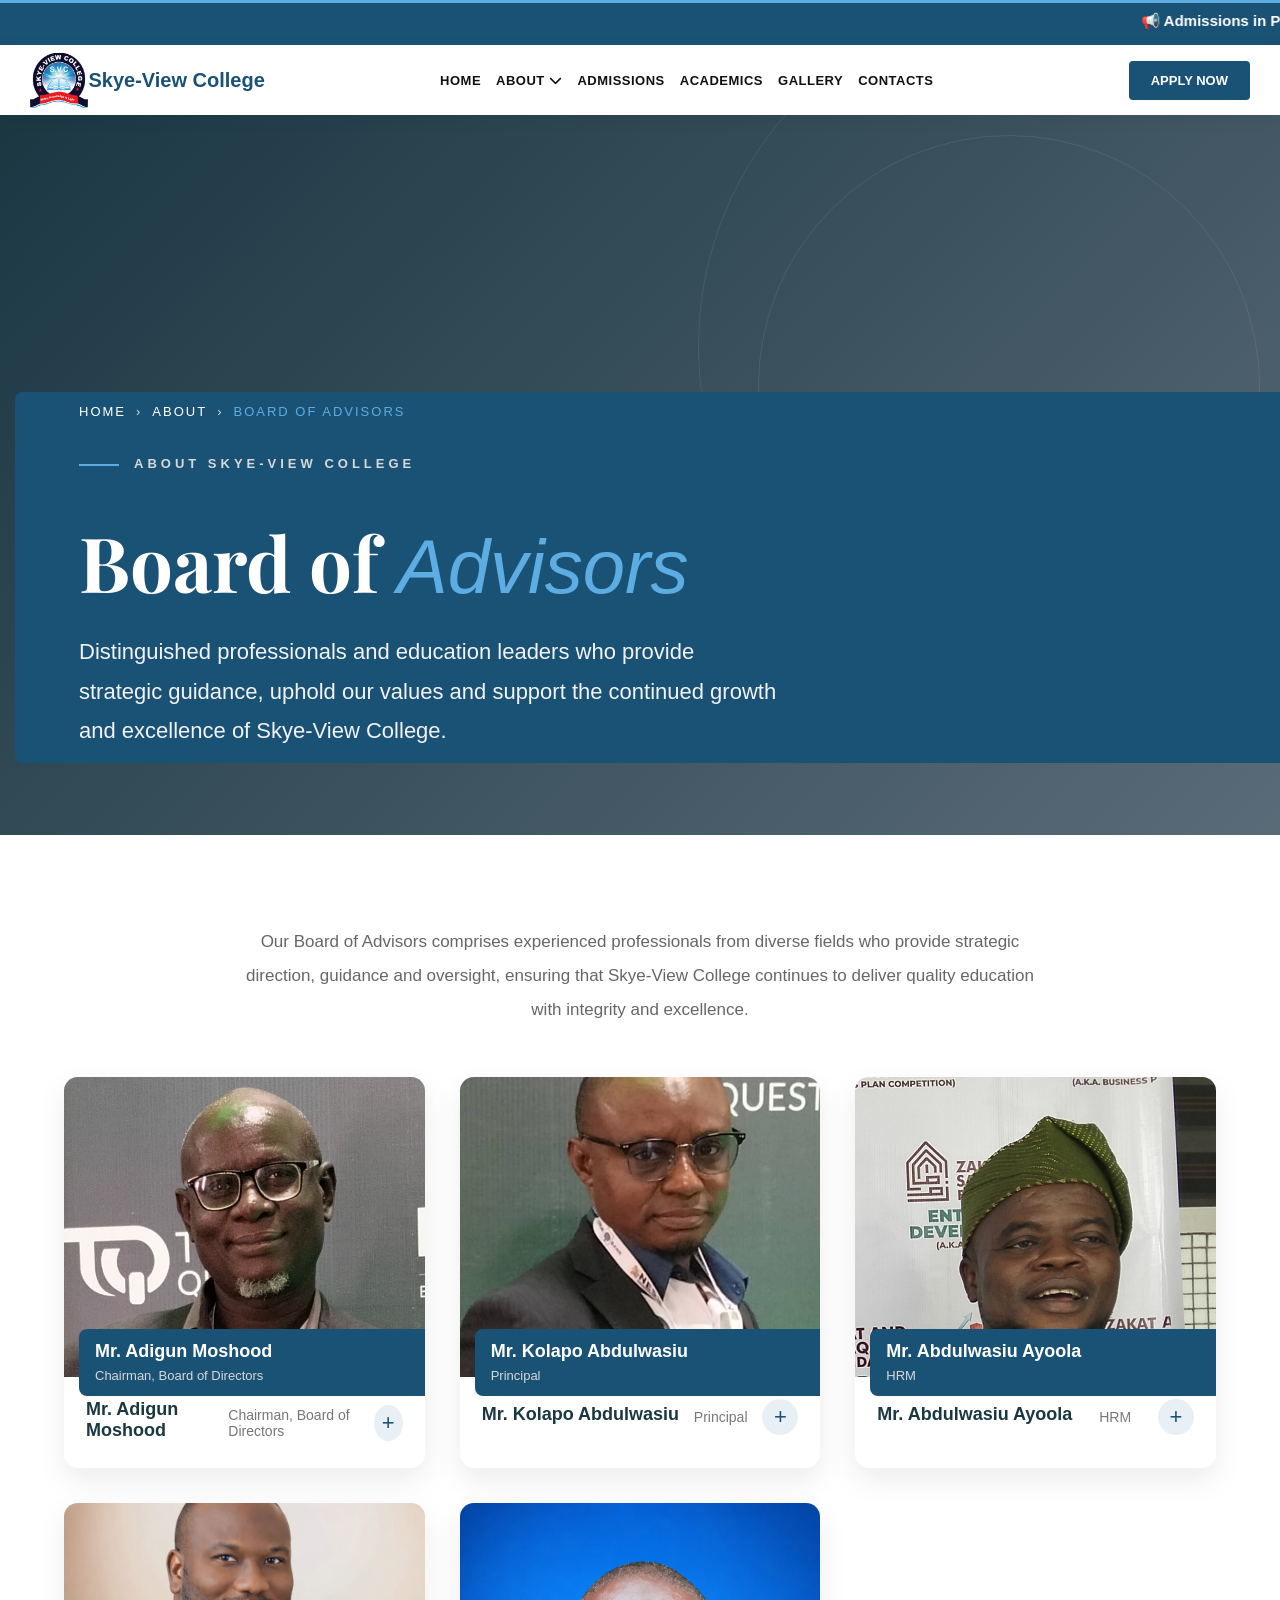
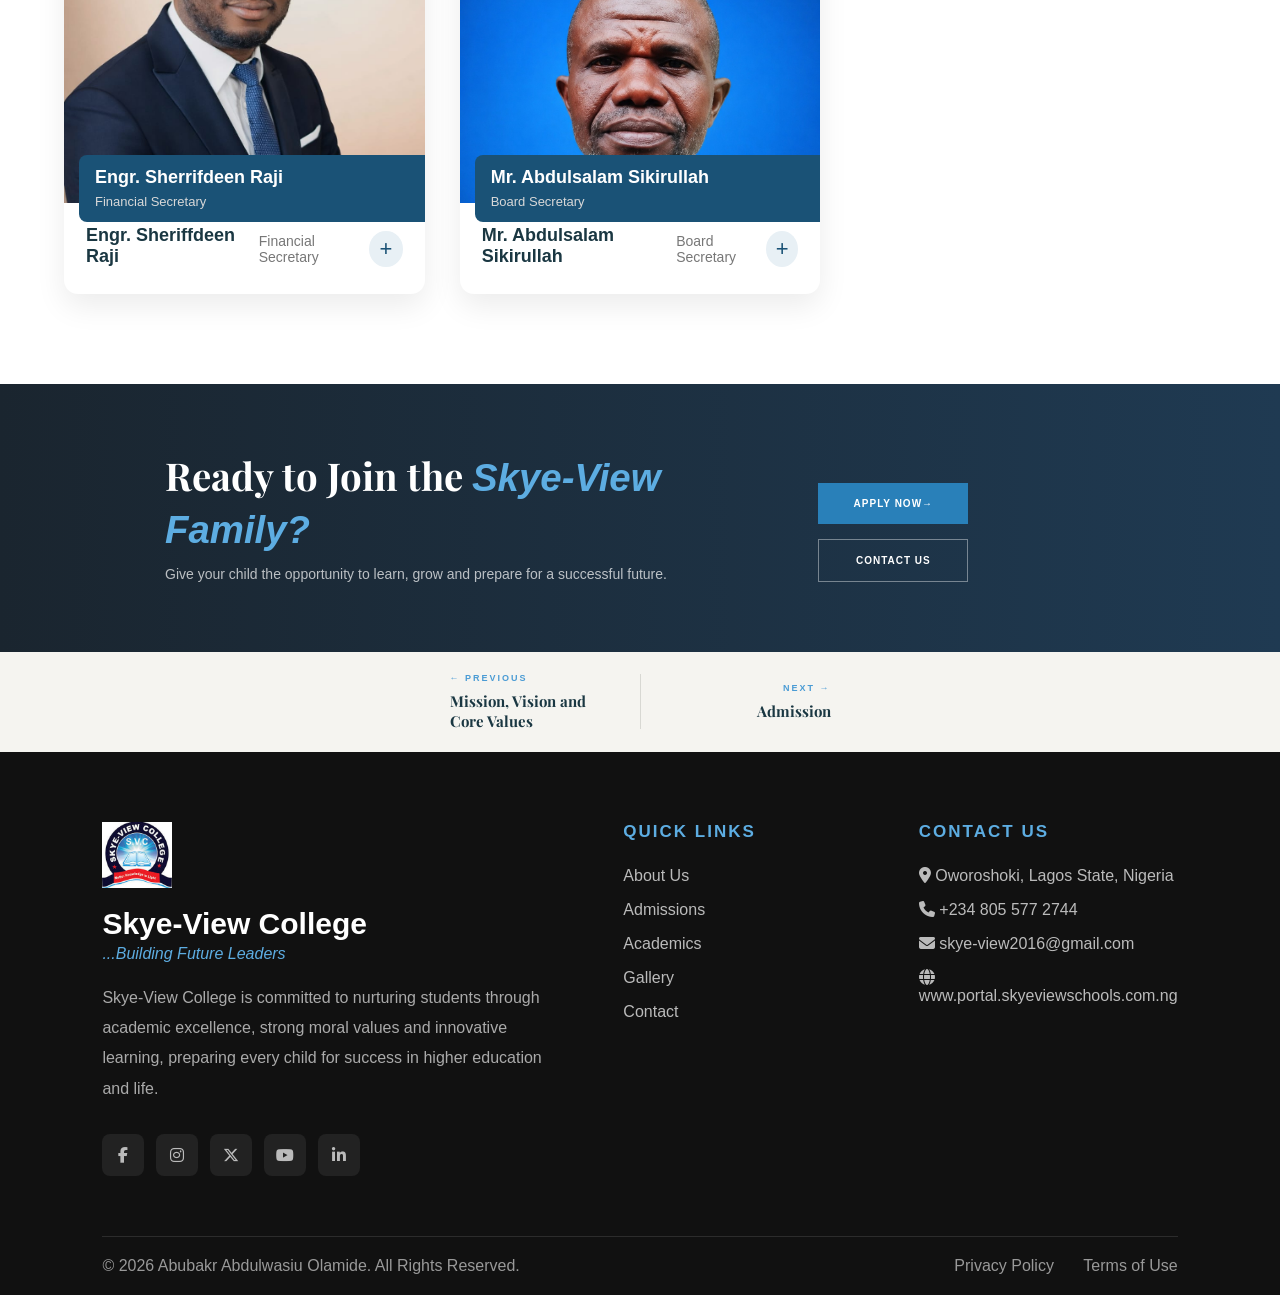
<file: management.html>
<!DOCTYPE html>
<html lang="en">

<head>

    <meta charset="UTF-8">
    <meta name="viewport" content="width=device-width, initial-scale=1.0">
    <title>Skye-View College | Management</title>
    <link rel="icon"          type="image/png" href="images/logo.png">
    <link rel="shortcut icon" type="image/png" href="images/logo.png">
    <link rel="apple-touch-icon"               href="images/logo.png">
    <meta name="description" content="Meet the Board of Advisors and leadership team at Skye-View College.">
    
    <link rel="stylesheet"
    href="https://cdnjs.cloudflare.com/ajax/libs/font-awesome/6.5.2/css/all.min.css">
    <link href="https://fonts.googleapis.com/css2?family=Playfair+Display:wght@600;700&display=swap" rel="stylesheet">
    <link rel="stylesheet" href="https://cdnjs.cloudflare.com/ajax/libs/font-awesome/6.7.2/css/all.min.css">
    
    
    <link rel="stylesheet" href="style.css">
</head>

<body>
    <div class="top-bar">
        <marquee>
            📢 Admissions in Progress 2026/2027 • Welcome to Skye-View College • Excellence Through Knowledge
        </marquee>
    </div>
    
    <header class="header">
        <div class="logo">
            <a href="index.html">
                <img src="images/logo.png" alt="Skye-View College">
            </a>
        </div>
        
        <h1 class="Logoh1">Skye-View College</h1>
    
        <nav class="navbar">
            <ul class="nav-links">
                <li><a href="index.html">HOME</a></li>
                <li class="dropdown">
                    <a href="#">
                        ABOUT
                        <i class="fa-solid fa-chevron-down"></i>
                    </a>
                    <ul class="dropdown-menu">
                        <li><a href="history.html">History</a></li>
                        <li><a href="mv.html">Mission & Vision</a></li>
                        <li><a href="management.html">Management</a></li>
                    </ul>
                </li>
                <li><a href="admission.html">ADMISSIONS</a></li>
                <li><a href="academics.html">ACADEMICS</a></li>
                <li><a href="gallery.html">GALLERY</a></li>
                <li><a href="contact.html">CONTACTS</a></li>
            </ul>
        </nav>
    
        <a href="admission.html" class="apply-btn">APPLY NOW</a>
    
        <div class="menu-toggle">
            <i class="fas fa-bars"></i>
        </div>
    </header>
<!-- =====================================
   MOBILE MENU
===================================== -->

<div class="menu-overlay"></div>

<div class="mobile-menu">
    <div class="mobile-header">
        <img src="images/logo.png" alt="Skye-View College Logo">
        <button class="close-menu">
            <i class="fa-solid fa-xmark"></i>
        </button>
    </div>

    <ul>
        <li><a href="index.html">Home</a></li>
        
        <li class="dropdown-mobile">
            <div class="dropdown-btn">
                About
                <i class="fa-solid fa-chevron-down"></i>
            </div>
            <ul class="dropdown-content">
                <li><a href="history.html">History</a></li>
                <li><a href="mv.html">Mission & Vision</a></li>
                <li><a href="management.html">Management</a></li>
            </ul>
        </li>
        
        <li><a href="admission.html">Admissions</a></li>
        <li><a href="academics.html">Academics</a></li>
        <li><a href="gallery.html">Gallery</a></li>
        <li><a href="contact.html">Contacts</a></li>
    </ul>

    <a href="admission.html" class="mobile-apply-btn">APPLY NOW</a>

    <div class="mobile-menu-footer">
        <p>© 2026 Skye-View College</p>
    </div>
</div>
    <!--=================================
BOARD OF ADVISORS HERO
==================================-->

<section class="board-hero">

    <div class="board-overlay">

        <div class="container">

            <div class="board-breadcrumb">

                <a href="index.html">HOME</a>

                <span>›</span>

                <a href="about.html">ABOUT</a>

                <span>›</span>

                <span class="active">BOARD OF ADVISORS</span>

            </div>

            <span class="board-tag">

                ABOUT SKYE-VIEW COLLEGE

            </span>

            <h1>

                Board of <em>Advisors</em>

            </h1>

            <p>

                Distinguished professionals and education leaders who provide
                strategic guidance, uphold our values and support the continued
                growth and excellence of Skye-View College.

            </p>

        </div>

    </div>

</section>
<!-- ===========================
BOARD MEMBERS
=========================== -->

<section class="board-members">

    <div class="container">

        <div class="board-intro">

            <p>
                Our Board of Advisors comprises experienced professionals from
                diverse fields who provide strategic direction, guidance and
                oversight, ensuring that Skye-View College continues to deliver
                quality education with integrity and excellence.
            </p>

        </div>

        <div class="board-grid">

            <!-- Member 1 -->
            <div class="board-card">

                <div class="board-image">
                    <img src="images/chairman.jpeg" alt="Mr. Adigun Moshood">
                </div>

                <div class="board-overlay">

                    <h3>Mr. Adigun Moshood</h3>

                    <span>Chairman, Board of Directors</span>

                </div>

                <div class="board-info">

                    <h4>Mr. Adigun Moshood</h4>

                    <p>Chairman, Board of Directors</p>

                    <a href="#">+</a>

                </div>

            </div>

            <!-- Member 2 -->

            <div class="board-card">

                <div class="board-image">
                    <img src="images/hr (2).jpg" alt="Mr. Kolapo Abdulwasiu">
                </div>

                <div class="board-overlay">

                    <h3>Mr. Kolapo Abdulwasiu</h3>

                    <span>Principal</span>

                </div>

                <div class="board-info">

                    <h4>Mr. Kolapo Abdulwasiu</h4>

                    <p>Principal</p>

                    <a href="#">+</a>

                </div>

            </div>

            <!-- Member 3 -->

            <div class="board-card">

                <div class="board-image">
                    <img src="images/hr.jpg" alt="Mr. Abdulwasiu Ayoola">
                </div>

                <div class="board-overlay">

                    <h3>Mr. Abdulwasiu Ayoola</h3>

                    <span>HRM</span>

                </div>

                <div class="board-info">

                    <h4>Mr. Abdulwasiu Ayoola</h4>

                    <p>HRM</p>

                    <a href="#">+</a>

                </div>

            </div>

            <!-- Member 4 -->

            <div class="board-card">

                <div class="board-image">
                    <img src="images/engr. sherrifdeen.jpeg" alt="Engr. Sherrifdeen Raji">
                </div>

                <div class="board-overlay">

                    <h3>Engr. Sherrifdeen Raji</h3>

                    <span>Financial Secretary</span>

                </div>

                <div class="board-info">

                    <h4>Engr. Sheriffdeen Raji</h4>

                    <p>Financial Secretary</p>

                    <a href="#">+</a>

                </div>

            </div>

            <!-- Member 5 -->

            <div class="board-card">

                <div class="board-image">
                    <img src="images/mr peace.jpeg" alt="Mr. Abdulsalam Sikirullah">
                </div>

                <div class="board-overlay">

                    <h3>Mr. Abdulsalam Sikirullah</h3>

                    <span>Board Secretary</span>

                </div>

                <div class="board-info">

                    <h4>Mr. Abdulsalam Sikirullah</h4>

                    <p>Board Secretary</p>

                    <a href="#">+</a>

                </div>

            </div>

        </div>

    </div>

</section>
    <!-- ================= CALL TO ACTION ================= -->

    <section class="academics-cta">

        <div class="page-container">

            <div class="cta-content">

                <div>
                    <h2>
                        Ready to Join the <em>Skye-View Family?</em>
                    </h2>

                    <p>
                        Give your child the opportunity to learn, grow and
                        prepare for a successful future.
                    </p>
                </div>

                <div class="cta-buttons">

                    <a href="admission.html" class="cta-primary">
                        APPLY NOW <span>→</span>
                    </a>

                    <a href="contact.html" class="cta-secondary">
                        CONTACT US
                    </a>

                </div>

            </div>

        </div>

    </section>


    <!-- ================= PAGE NAVIGATION ================= -->

    <section class="page-navigation">

        <a href="mv.html">
            <span>← PREVIOUS</span>
            <strong>Mission, Vision and Core Values</strong>
        </a>

        <div class="nav-divider"></div>

        <a href="admission.html" class="next-page">
            <span>NEXT →</span>
            <strong>Admission</strong>
        </a>

    </section>

    <footer class="footer">

        <div class="footer-container">
    
            <!-- About -->
    
            <div class="footer-box">
    
                <img src="images/logo.png" class="footer-logo">
    
                <h2>Skye-View College</h2>
    
                <span>...Building Future Leaders</span>
    
                <p>
    
                    Skye-View College is committed to nurturing students through
                    academic excellence, strong moral values and innovative learning,
                    preparing every child for success in higher education and life.
    
                </p>
    
                <div class="social-links">
    
                    <a href="#"><i class="fab fa-facebook-f"></i></a>
    
                    <a href="#"><i class="fab fa-instagram"></i></a>
    
                    <a href="#"><i class="fab fa-x-twitter"></i></a>
    
                    <a href="#"><i class="fab fa-youtube"></i></a>
    
                    <a href="#"><i class="fab fa-linkedin-in"></i></a>
    
                </div>
    
            </div>
    
            <!-- Quick Links -->
    
            <div class="footer-box">
    
                <h3>Quick Links</h3>
    
                <ul>
    
                <li><a href="history.html">About Us</a></li>

                <li><a href="admission.html">Admissions</a></li>

                <li><a href="academics.html">Academics</a></li>

                <li><a href="gallery.html">Gallery</a></li>

                <li><a href="contact.html">Contact</a></li>

    
                </ul>
    
            </div>
    
            <!-- Contact -->
    
            <div class="footer-box">
    
                <h3>Contact Us</h3>
    
                <ul>
    
                    <li>
                        <i class="fas fa-location-dot"></i>
                        Oworoshoki, Lagos State, Nigeria
                    </li>
    
                    <li>
                        <i class="fas fa-phone"></i>
                        +234 805 577 2744
                    </li>
    
                    <li>
                        <i class="fas fa-envelope"></i>
                        skye-view2016@gmail.com
                    </li>
    
                    <li>
                        <i class="fas fa-globe"></i>
                        www.portal.skyeviewschools.com.ng
                    </li>
    
                </ul>
    
            </div>
    
        </div>
    
        <div class="footer-bottom">
    
            <p>
    
                © 2026 Abubakr Abdulwasiu Olamide. All Rights Reserved.
    
            </p>
    
            <div>
    
                <a href="#">Privacy Policy</a>
    
                <a href="#">Terms of Use</a>
    
            </div>
    
        </div>
    
    </footer>

    <!-- ================= BACK TO TOP ================= -->

    <button id="backToTop" class="back-to-top">
        ↑
    </button>

<script src="script.js"></script>
    
    </body>
    
    </html>
</file>
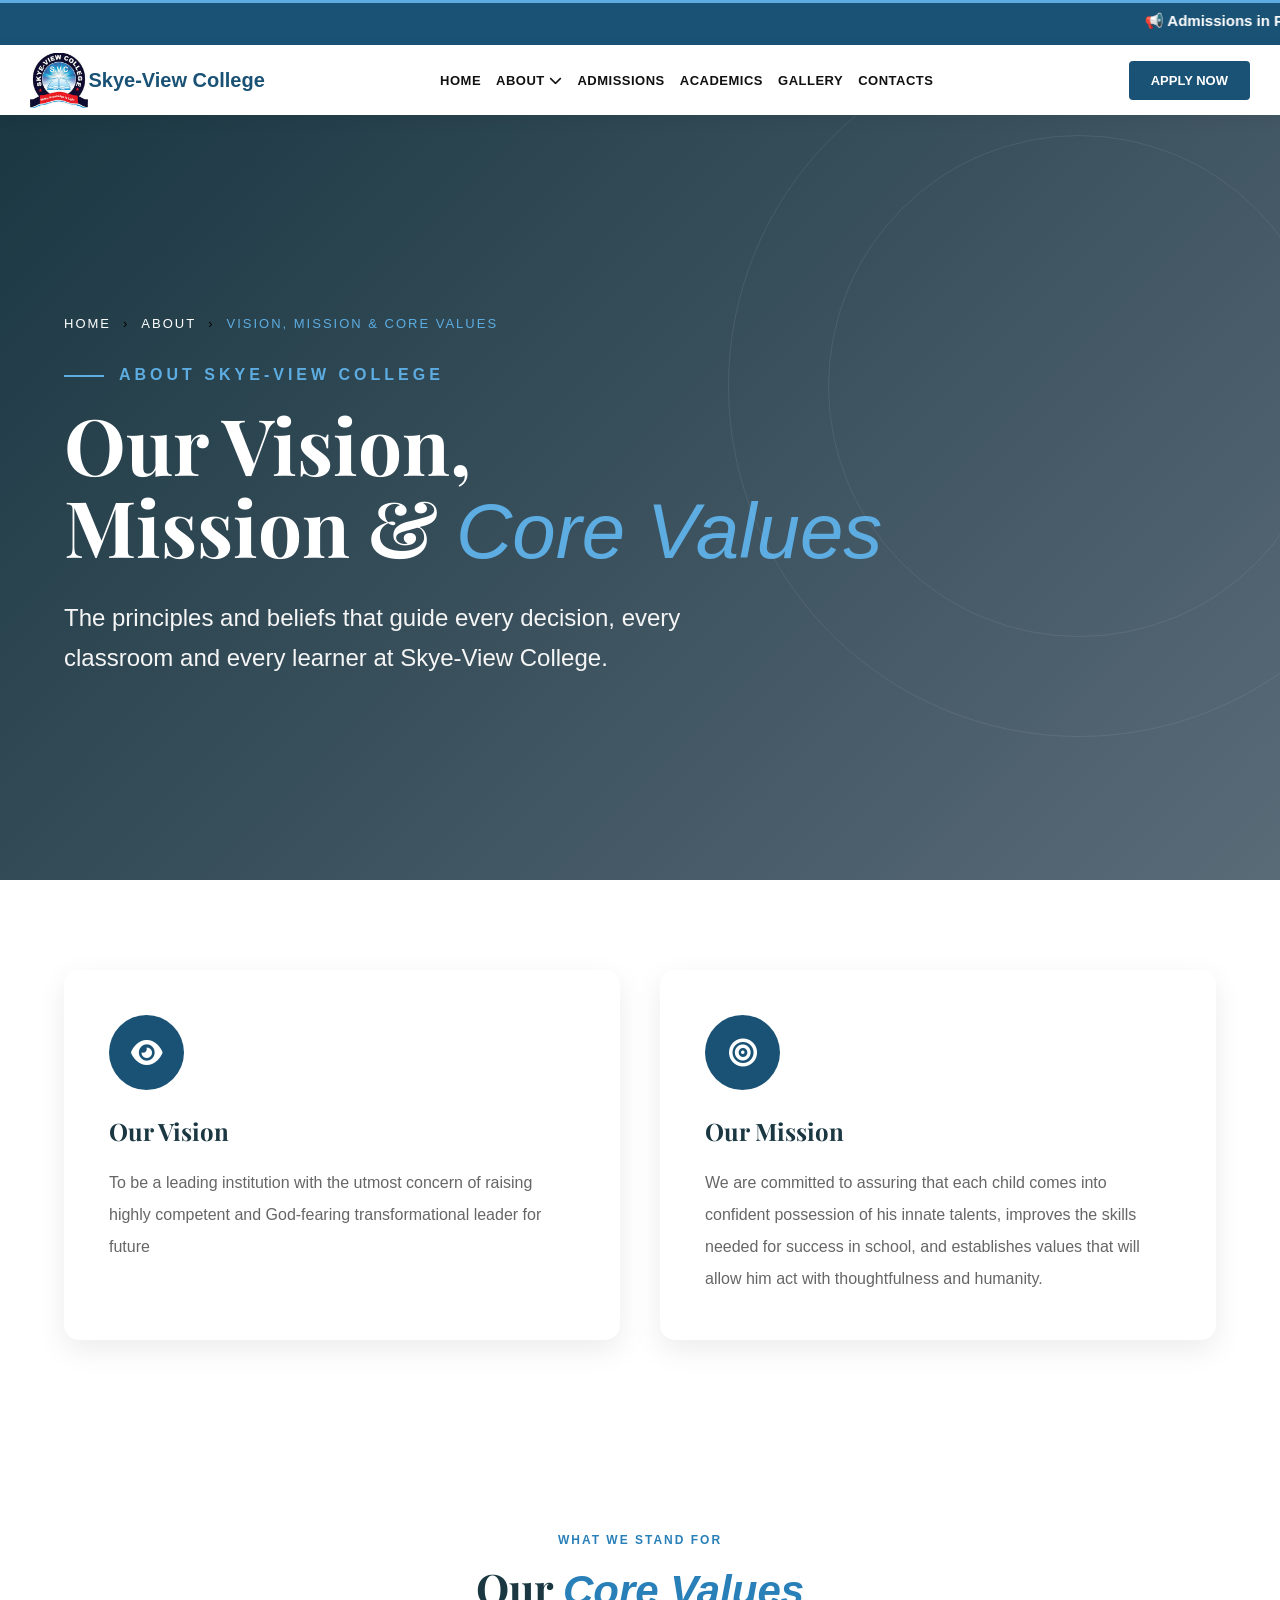
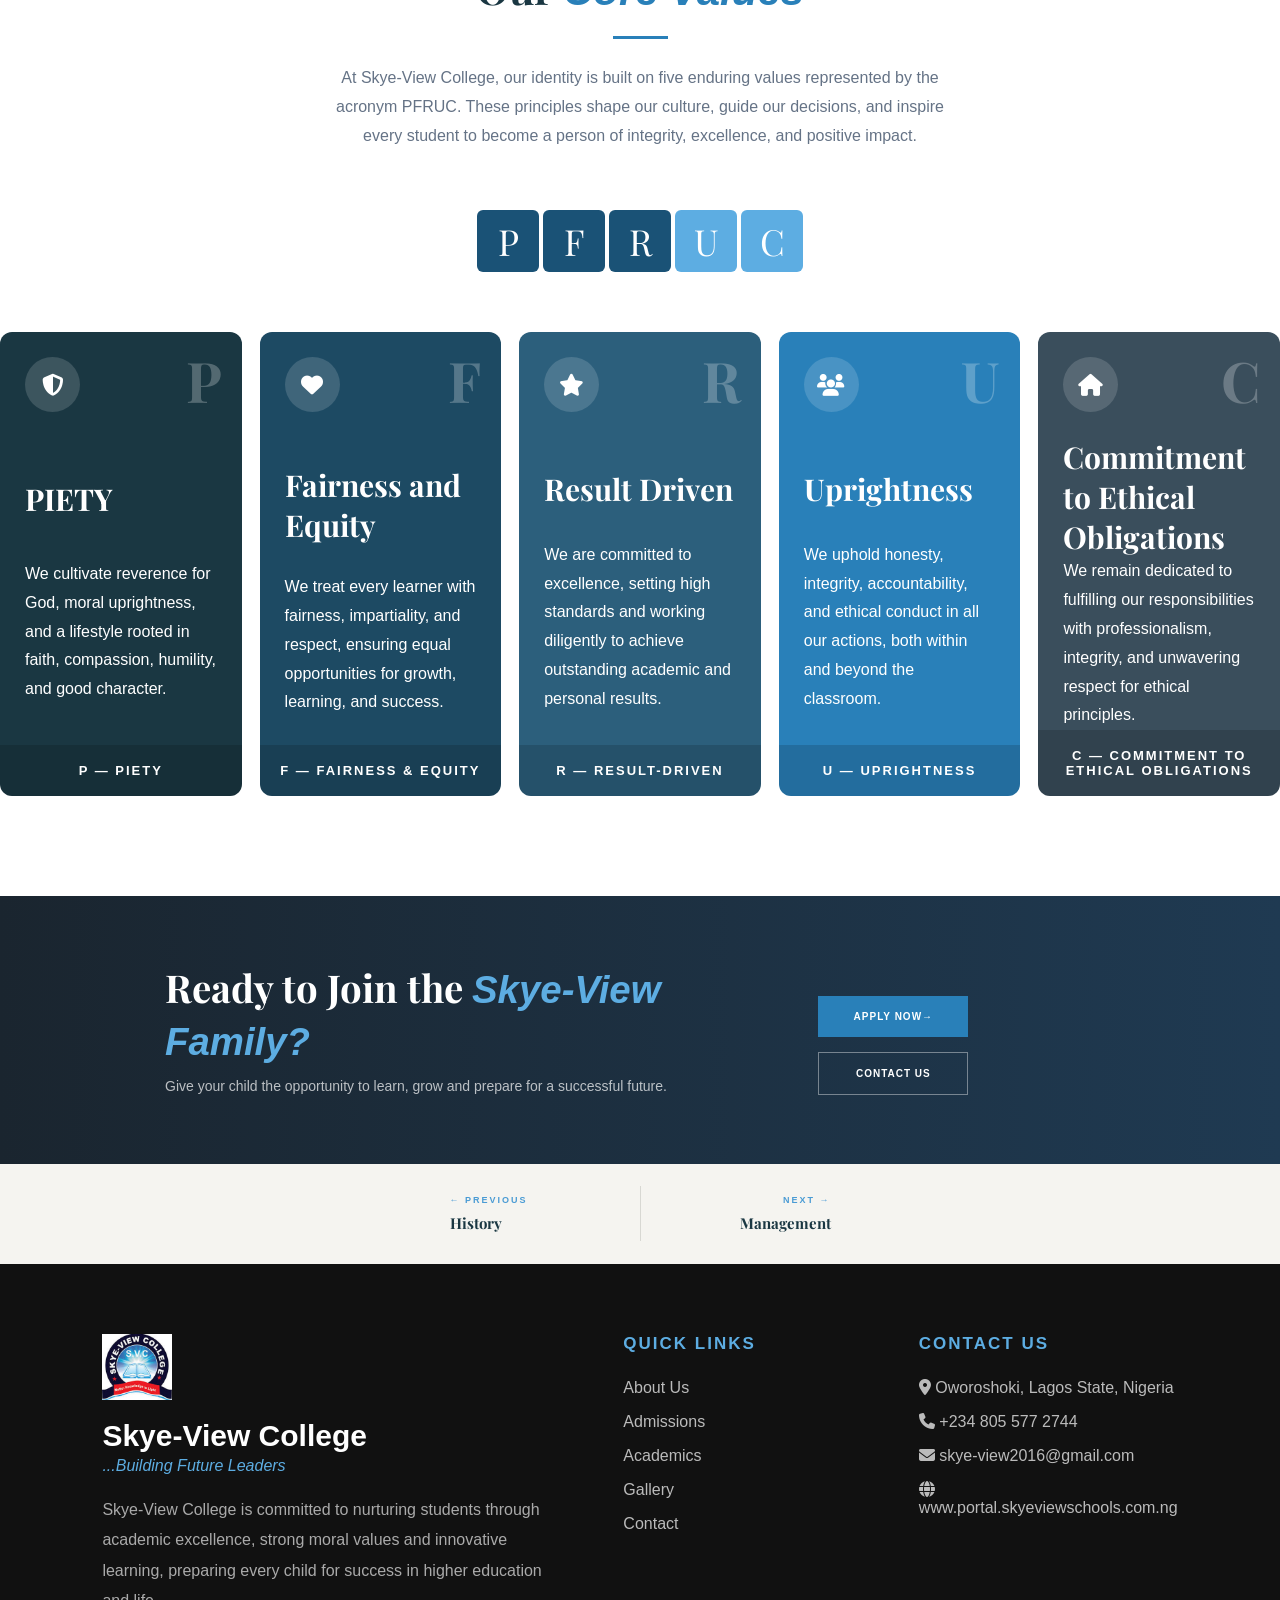
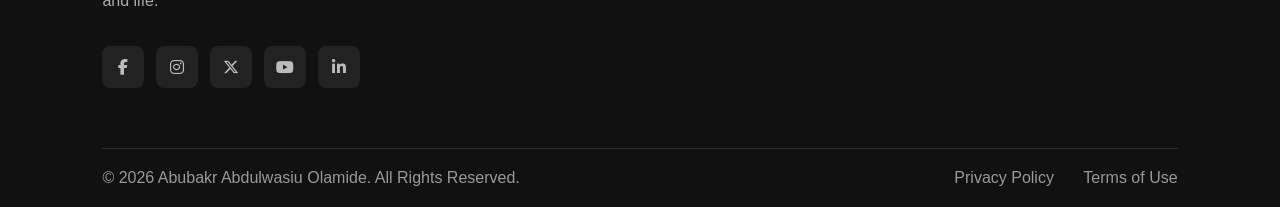
<file: mv.html>
<!DOCTYPE html>
<html lang="en">

<head>

    <meta charset="UTF-8">
    <meta name="viewport" content="width=device-width, initial-scale=1.0">
    <title>Skye-View College | Mission, Vision and Core Values</title>
    <link rel="icon"          type="image/png" href="images/logo.png">
    <link rel="shortcut icon" type="image/png" href="images/logo.png">
    <link rel="apple-touch-icon"               href="images/logo.png">
    
    <link rel="stylesheet"
    href="https://cdnjs.cloudflare.com/ajax/libs/font-awesome/6.5.2/css/all.min.css">
    <link href="https://fonts.googleapis.com/css2?family=Playfair+Display:wght@600;700&display=swap" rel="stylesheet">
    <link rel="stylesheet" href="https://cdnjs.cloudflare.com/ajax/libs/font-awesome/6.7.2/css/all.min.css">
    
    
    <link rel="stylesheet" href="style.css">
</head>

<body>
    <div class="top-bar">
        <marquee>
            📢 Admissions in Progress 2026/2027 • Welcome to Skye-View College • Excellence Through Knowledge
        </marquee>
    </div>
    <header class="header">
        <div class="logo">
            <a href="index.html">
                <img src="images/logo.png" alt="Skye-View College">
            </a>
        </div>
        
        <h1 class="Logoh1">Skye-View College</h1>
    
        <nav class="navbar">
            <ul class="nav-links">
                <li><a href="index.html">HOME</a></li>
                <li class="dropdown">
                    <a href="#">
                        ABOUT
                        <i class="fa-solid fa-chevron-down"></i>
                    </a>
                    <ul class="dropdown-menu">
                        <li><a href="history.html">History</a></li>
                        <li><a href="mv.html">Mission & Vision</a></li>
                        <li><a href="management.html">Management</a></li>
                    </ul>
                </li>
                <li><a href="admission.html">ADMISSIONS</a></li>
                <li><a href="academics.html">ACADEMICS</a></li>
                <li><a href="gallery.html">GALLERY</a></li>
                <li><a href="contact.html">CONTACTS</a></li>
            </ul>
        </nav>
    
        <a href="admission.html" class="apply-btn">APPLY NOW</a>
    
        <div class="menu-toggle">
            <i class="fas fa-bars"></i>
        </div>
    </header>
    <!-- =====================================
   MOBILE MENU
===================================== -->

<div class="menu-overlay"></div>

<div class="mobile-menu">
    <div class="mobile-header">
        <img src="images/logo.png" alt="Skye-View College Logo">
        <button class="close-menu">
            <i class="fa-solid fa-xmark"></i>
        </button>
    </div>

    <ul>
        <li><a href="index.html">Home</a></li>
        
        <li class="dropdown-mobile">
            <div class="dropdown-btn">
                About
                <i class="fa-solid fa-chevron-down"></i>
            </div>
            <ul class="dropdown-content">
                <li><a href="history.html">History</a></li>
                <li><a href="mv.html">Mission & Vision</a></li>
                <li><a href="management.html">Management</a></li>
            </ul>
        </li>
        
        <li><a href="admission.html">Admissions</a></li>
        <li><a href="academics.html">Academics</a></li>
        <li><a href="gallery.html">Gallery</a></li>
        <li><a href="contact.html">Contacts</a></li>
    </ul>

    <a href="admission.html" class="mobile-apply-btn">APPLY NOW</a>

    <div class="mobile-menu-footer">
        <p>© 2026 Skye-View College</p>
    </div>
</div>
<!-- ==========================================
MISSION, VISION & CORE VALUES HERO
========================================== -->

<section class="mv-hero">

    <div class="mv-overlay">

        <div class="container">

            <div class="mv-breadcrumb">

                <a href="index.html">HOME</a>

                <span>›</span>

                <a href="about.html">ABOUT</a>

                <span>›</span>

                <span class="active">VISION, MISSION & CORE VALUES</span>

            </div>

            <span class="mv-tag">

                ABOUT SKYE-VIEW COLLEGE

            </span>

            <h1>

                Our Vision,<br>

                Mission & <em>Core Values</em>

            </h1>

            <p>

                The principles and beliefs that guide every decision, every
                classroom and every learner at Skye-View College.

            </p>

        </div>

    </div>

</section>


<!-- ==========================================
VISION, MISSION & CORE VALUES
========================================== -->

<section class="mission-section">

    <div class="container mission-grid">

        <div class="mission-card">

            <div class="mission-icon">
                <i class="fa-solid fa-eye"></i>
            </div>

            <h2>Our Vision</h2>

            <p>

                To be a leading institution with the utmost concern of raising highly competent and God-fearing transformational leader for future

            </p>

        </div>


        <div class="mission-card">

            <div class="mission-icon">
                <i class="fa-solid fa-bullseye"></i>
            </div>

            <h2>Our Mission</h2>

            <p>

                We are committed to assuring that each child comes into confident possession of his innate talents, improves the skills needed for success in school, and establishes values that will allow him act with thoughtfulness and humanity.

            </p>

        </div>

    </div>

</section>



<!-- ==========================================
CORE VALUES
========================================== -->

<section class="core-values-section">

    <div class="container">

        <div class="section-heading">

            <span>WHAT WE STAND FOR</span>

            <h2>Our <em>Core Values</em></h2>

            <div class="heading-line"></div>

            <p>

                At Skye-View College, our identity is built on five enduring values represented by the acronym PFRUC. These principles shape our culture, guide our decisions, and inspire every student to become a person of integrity, excellence, and positive impact.

            </p>

        </div>

        <div class="letters-row">

            <div class="letter-box">P</div>

            <div class="letter-box">F</div>

            <div class="letter-box">R</div>

            <div class="letter-box gold">U</div>

            <div class="letter-box gold">C</div>

        </div>

        <div class="values-grid">

            <div class="value-card green">

                <div class="icon">
                    <i class="fa-solid fa-shield-halved"></i>
                </div>

                <div class="big-letter">P</div>

                <h3>PIETY</h3>

                <p>
                    We cultivate reverence for God, moral uprightness, and a lifestyle rooted in faith, compassion, humility, and good character.

                </p>

                <div class="bottom-title">

                    P — PIETY               

                </div>

            </div>



            <div class="value-card light-green">

                <div class="icon">
                    <i class="fa-solid fa-heart"></i>
                </div>

                <div class="big-letter">F</div>

                <h3>Fairness and Equity</h3>

                <p>

                    We treat every learner with fairness, impartiality, and respect, ensuring equal opportunities for growth, learning, and success.

                </p>

                <div class="bottom-title">

                    F — FAIRNESS & EQUITY

                </div>

            </div>



            <div class="value-card medium-green">

                <div class="icon">
                    <i class="fa-solid fa-star"></i>
                </div>

                <div class="big-letter">R</div>

                <h3>Result Driven</h3>

                <p>

                    We are committed to excellence, setting high standards and working diligently to achieve outstanding academic and personal results.

                </p>

                <div class="bottom-title">

                    R — RESULT-DRIVEN

                </div>

            </div>



            <div class="value-card gold-card">

                <div class="icon">
                    <i class="fa-solid fa-users"></i>
                </div>

                <div class="big-letter">U</div>

                <h3>Uprightness</h3>

                <p>

                    We uphold honesty, integrity, accountability, and ethical conduct in all our actions, both within and beyond the classroom.

                </p>

                <div class="bottom-title">

                    U — UPRIGHTNESS

                </div>

            </div>



            <div class="value-card dark-green">

                <div class="icon">
                    <i class="fa-solid fa-house"></i>
                </div>

                <div class="big-letter">C</div>

                <h3>Commitment to Ethical Obligations</h3>

                <p>

                    We remain dedicated to fulfilling our responsibilities with professionalism, integrity, and unwavering respect for ethical principles.

                </p>

                <div class="bottom-title">

                    C — COMMITMENT TO ETHICAL OBLIGATIONS

                </div>

            </div>

        </div>

    </div>

</section>

    <!-- ================= CALL TO ACTION ================= -->

    <section class="academics-cta">

        <div class="page-container">

            <div class="cta-content">

                <div>
                    <h2>
                        Ready to Join the <em>Skye-View Family?</em>
                    </h2>

                    <p>
                        Give your child the opportunity to learn, grow and
                        prepare for a successful future.
                    </p>
                </div>

                <div class="cta-buttons">

                    <a href="admission.html" class="cta-primary">
                        APPLY NOW <span>→</span>
                    </a>

                    <a href="contact.html" class="cta-secondary">
                        CONTACT US
                    </a>

                </div>

            </div>

        </div>

    </section>


    <!-- ================= PAGE NAVIGATION ================= -->

    <section class="page-navigation">

        <a href="history.html">
            <span>← PREVIOUS</span>
            <strong>History</strong>
        </a>

        <div class="nav-divider"></div>

        <a href="management.html" class="next-page">
            <span>NEXT →</span>
            <strong>Management</strong>
        </a>

    </section>
<footer class="footer">

        <div class="footer-container">
    
            <!-- About -->
    
            <div class="footer-box">
    
                <img src="images/logo.png" class="footer-logo">
    
                <h2>Skye-View College</h2>
    
                <span>...Building Future Leaders</span>
    
                <p>
    
                    Skye-View College is committed to nurturing students through
                    academic excellence, strong moral values and innovative learning,
                    preparing every child for success in higher education and life.
    
                </p>
    
                <div class="social-links">
    
                    <a href="#"><i class="fab fa-facebook-f"></i></a>
    
                    <a href="#"><i class="fab fa-instagram"></i></a>
    
                    <a href="#"><i class="fab fa-x-twitter"></i></a>
    
                    <a href="#"><i class="fab fa-youtube"></i></a>
    
                    <a href="#"><i class="fab fa-linkedin-in"></i></a>
    
                </div>
    
            </div>
    
            <!-- Quick Links -->
    
            <div class="footer-box">
    
                <h3>Quick Links</h3>
    
                <ul>
    
                    <li><a href="history.html">About Us</a></li>

                    <li><a href="admission.html">Admissions</a></li>
    
                    <li><a href="academics.html">Academics</a></li>
    
                    <li><a href="gallery.html">Gallery</a></li>
    
                    <li><a href="contact.html">Contact</a></li>
    
    
                </ul>
    
            </div>
    
            <!-- Contact -->
    
            <div class="footer-box">
    
                <h3>Contact Us</h3>
    
                <ul>
    
                    <li>
                        <i class="fas fa-location-dot"></i>
                        Oworoshoki, Lagos State, Nigeria
                    </li>
    
                    <li>
                        <i class="fas fa-phone"></i>
                        +234 805 577 2744
                    </li>
    
                    <li>
                        <i class="fas fa-envelope"></i>
                        skye-view2016@gmail.com
                    </li>
    
                    <li>
                        <i class="fas fa-globe"></i>
                        www.portal.skyeviewschools.com.ng
                    </li>
    
                </ul>
    
            </div>
    
        </div>
    
        <div class="footer-bottom">
    
            <p>
    
                © 2026 Abubakr Abdulwasiu Olamide. All Rights Reserved.
    
            </p>
    
            <div>
    
                <a href="#">Privacy Policy</a>
    
                <a href="#">Terms of Use</a>
    
            </div>
    
        </div>
    
    </footer>

    <!-- ================= BACK TO TOP ================= -->

    <button id="backToTop" class="back-to-top">
        ↑
    </button>

<script src="script.js"></script>
    
    </body>
    
    </html>
</file>
<file: style.css>
*{
    margin:0;
    padding:0;
    box-sizing:border-box;
    font-family:Arial, Helvetica, sans-serif;
}
    
body{
    background:#fff;
}

.top-bar{
    background:#1a5276;
    color:#ffffff;
    font-weight:bold;
    padding:12px 0;
    font-size:15px;
}
body::before{
    content:"";
    position:fixed;
    width:100%;
    height:3px;
    background:#5dade2;
    z-index:2000;
}

/* =========================================
   HEADER - FIXED FOR MOBILE
========================================= */

.header{
    position:sticky;
    top:3px;
    height:70px;
    background:#fff;
    display:flex;
    justify-content:space-between;
    align-items:center;
    box-shadow:0 3px 15px rgba(0,0,0,.06);
    z-index:1000;
    padding:0 30px;
}

.logo{
    flex-shrink:0;
    display:flex;
    align-items:center;
}

.logo img{
    height:55px;
    width:auto;
    display:block;
}

.Logoh1{
    font-size:20px;
    transition:all .45s ease;
    color:#1a5276;
    margin:0;
    padding:0;
    white-space:nowrap;
}

.Logoh1:hover{
    color:#2980b9;
    cursor:pointer;
    transition:.3s;
    letter-spacing:.5px;
}

/* NAVIGATION */

.navbar{
    flex:1;
    display:flex;
    justify-content:center;
    margin:0 20px;
}

.nav-links{
    display:flex;
    gap:15px;
    list-style:none;
    margin:0;
    padding:0;
    align-items:center;
}

.nav-links li{
    position:relative;
}

.nav-links a{
    text-decoration:none;
    color:#111;
    font-size:13px;
    font-weight:700;
    letter-spacing:.5px;
    transition:.3s;
    display:block;
    padding:5px 0;
}

.nav-links a:hover{
    color:#1a5276;
}

/* DROPDOWN */

.dropdown-menu{
    position:absolute;
    top:40px;
    left:0;
    width:220px;
    background:#fff;
    list-style:none;
    border-radius:8px;
    box-shadow:0 10px 30px rgba(0,0,0,.1);
    opacity:0;
    visibility:hidden;
    transform:translateY(15px);
    transition:.3s;
    padding:0;
}

.dropdown:hover .dropdown-menu{
    opacity:1;
    visibility:visible;
    transform:translateY(0);
}

.dropdown-menu li{
    border-bottom:1px solid #eee;
    margin:0;
}

.dropdown-menu li:last-child{
    border-bottom:none;
}

.dropdown-menu a{
    display:block;
    padding:14px 18px;
    font-size:13px;
    font-weight:600;
}

/* APPLY BUTTON */

.apply-btn{
    background:#1a5276;
    color:#fff;
    padding:12px 22px;
    text-decoration:none;
    border-radius:4px;
    font-size:13px;
    font-weight:700;
    margin-left:20px;
    transition:.3s;
    white-space:nowrap;
    flex-shrink:0;
}

.apply-btn:hover{
    background:#2980b9;
    color:#fff;
}

/* HAMBURGER */

.menu-toggle{
    display:none;
    font-size:24px;
    cursor:pointer;
    background:none;
    border:none;
    color:#1a5276;
    padding:5px;
    transition:.3s;
    flex-shrink:0;
    line-height:1;
}

.menu-toggle:hover{
    color:#2980b9;
}

.menu-toggle i{
    display:block;
    font-size:24px;
}

/* =========================================
   HEADER - MOBILE RESPONSIVE
========================================= */

@media(max-width:991px){
    .navbar,
    .apply-btn{
        display:none;
    }
    
    .menu-toggle{
        display:block;
    }
    
    .header{
        height:65px;
        padding:0 15px;
        gap:10px;
    }
    
    .logo img{
        height:45px;
    }
    
    .Logoh1{
        font-size:16px;
        flex:1;
        text-align:center;
    }
}

@media(max-width:576px){
    .header{
        height:60px;
        padding:0 12px;
        gap:8px;
    }
    
    .logo img{
        height:40px;
    }
    
    .Logoh1{
        font-size:14px;
    }
    
    .menu-toggle{
        font-size:22px;
        padding:4px;
    }
}

@media(max-width:400px){
    .header{
        height:55px;
        padding:0 10px;
    }
    
    .logo img{
        height:35px;
    }
    
    .Logoh1{
        font-size:13px;
        letter-spacing:0;
    }
    
    .menu-toggle{
        font-size:20px;
    }
}
/* =========================================
   MOBILE MENU - CLEAN FIX
========================================= */

.menu-overlay{
    position:fixed;
    top:0;
    left:0;
    width:100%;
    height:100%;
    background:rgba(0,0,0,.5);
    opacity:0;
    visibility:hidden;
    transition:all .3s ease;
    z-index:998;
}

.menu-overlay.active{
    opacity:1;
    visibility:visible;
}

.mobile-menu{
    position:fixed;
    top:0;
    left:-100%;
    width:85%;
    max-width:340px;
    height:100vh;
    height:100dvh;
    background:#fff;
    transition:left .35s ease;
    z-index:999;
    overflow-y:auto;
    overflow-x:hidden;
    box-shadow:5px 0 20px rgba(0,0,0,.15);
}

.mobile-menu.active{
    left:0;
}

/* Mobile Menu Header - SIMPLE & CLEAN */
.mobile-menu-header,
.mobile-header{
    display:flex;
    justify-content:space-between;
    align-items:center;
    padding:12px 15px;
    background:#1a5276;
    color:#fff;
    position:sticky;
    top:0;
    z-index:10;
}

.school-brand{
    display:flex;
    align-items:center;
    gap:10px;
    text-decoration:none;
}

.school-brand img{
    height:35px;
    width:auto;
    border-radius:50%;
    background:#fff;
    padding:2px;
}

.brand-text h2{
    font-size:14px;
    margin:0;
    color:#fff;
    font-weight:700;
    letter-spacing:.5px;
    line-height:1.2;
}

.brand-text span{
    font-size:10px;
    color:rgba(255,255,255,.7);
    letter-spacing:1px;
    text-transform:uppercase;
    display:block;
}

.mobile-header{
    padding:12px 15px;
}

.mobile-header img{
    height:35px;
    border-radius:50%;
    background:#fff;
    padding:2px;
}

/* Close Button */
.close-menu,
#closeMenu{
    width:32px;
    height:32px;
    border:none;
    border-radius:50%;
    background:rgba(255,255,255,.15);
    color:#fff;
    cursor:pointer;
    font-size:16px;
    display:flex;
    align-items:center;
    justify-content:center;
    transition:all .3s ease;
    flex-shrink:0;
    line-height:1;
}

.close-menu:hover,
#closeMenu:hover{
    background:rgba(255,255,255,.3);
    transform:rotate(90deg);
}

/* Mobile Menu Links - CLEAN */
.mobile-menu ul{
    list-style:none;
    margin:0;
    padding:0;
}

.mobile-menu > a,
.mobile-menu ul > li > a{
    display:block;
    padding:14px 20px;
    text-decoration:none;
    color:#333;
    font-weight:600;
    font-size:14px;
    border-bottom:1px solid #f5f5f5;
    transition:all .2s ease;
}

.mobile-menu > a:hover,
.mobile-menu ul > li > a:hover{
    background:#f5f9fc;
    color:#1a5276;
    padding-left:25px;
}

/* Dropdown */
.dropdown-mobile{
    position:relative;
}

.dropdown-btn{
    display:flex;
    justify-content:space-between;
    align-items:center;
    padding:14px 20px;
    cursor:pointer;
    font-weight:600;
    font-size:14px;
    color:#333;
    border-bottom:1px solid #f5f5f5;
    transition:all .2s ease;
    user-select:none;
}

.dropdown-btn:hover{
    background:#f5f9fc;
    color:#1a5276;
}

.dropdown-btn i{
    font-size:10px;
    transition:transform .3s ease;
}

.dropdown-mobile.active .dropdown-btn i{
    transform:rotate(180deg);
}

.dropdown-content{
    display:none;
    background:#f8f9fa;
    list-style:none;
    padding:0;
    margin:0;
}

.dropdown-mobile.active .dropdown-content{
    display:block;
}

.dropdown-content li{
    border-bottom:1px solid #f0f0f0;
}

.dropdown-content a{
    display:block;
    padding:12px 20px 12px 35px;
    text-decoration:none;
    color:#555;
    font-size:13px;
    font-weight:500;
    transition:all .2s ease;
}

.dropdown-content a:hover{
    background:#e8f0f5;
    color:#1a5276;
    padding-left:40px;
}

/* Mobile Apply Button */
.mobile-apply-btn{
    display:block;
    margin:15px;
    padding:12px;
    background:#1a5276;
    color:#fff !important;
    text-align:center;
    border-radius:5px;
    font-weight:700 !important;
    font-size:13px !important;
    text-decoration:none;
    transition:all .3s ease;
    border:none !important;
    letter-spacing:1px;
}

.mobile-apply-btn:hover{
    background:#2980b9;
    transform:translateY(-2px);
    box-shadow:0 4px 12px rgba(26,82,118,.3);
}

/* Mobile Menu Footer */
.mobile-menu-footer{
    padding:12px 15px;
    border-top:1px solid #f0f0f0;
    text-align:center;
    margin-top:auto;
}

.mobile-menu-footer p{
    font-size:11px;
    color:#999;
    margin:0;
}

/* =========================================
   MOBILE MENU - RESPONSIVE
========================================= */

@media(max-width:576px){
    .mobile-menu{
        width:88%;
        max-width:320px;
    }
    
    .mobile-menu-header,
    .mobile-header{
        padding:10px 12px;
    }
    
    .school-brand img{
        height:30px;
    }
    
    .brand-text h2{
        font-size:13px;
    }
    
    .brand-text span{
        font-size:9px;
    }
    
    .close-menu,
    #closeMenu{
        width:28px;
        height:28px;
        font-size:14px;
    }
    
    .mobile-menu > a,
    .mobile-menu ul > li > a,
    .dropdown-btn{
        padding:12px 18px;
        font-size:13px;
    }
    
    .dropdown-content a{
        padding:10px 18px 10px 30px;
        font-size:12px;
    }
    
    .mobile-apply-btn{
        margin:12px;
        padding:11px;
        font-size:12px !important;
    }
    
    .mobile-menu-footer p{
        font-size:10px;
    }
}

@media(max-width:400px){
    .mobile-menu{
        width:92%;
        max-width:290px;
    }
    
    .school-brand img{
        height:28px;
    }
    
    .brand-text h2{
        font-size:12px;
    }
    
    .mobile-menu > a,
    .mobile-menu ul > li > a,
    .dropdown-btn{
        padding:11px 15px;
        font-size:12px;
    }
    
    .dropdown-content a{
        padding:9px 15px 9px 25px;
        font-size:11px;
    }
}/* =========================================
   HERO SLIDER
========================================= */

.hero{
    position:relative;
    height:100vh;
    overflow:hidden;
}

.slide{
    position:absolute;
    width:100%;
    height:100%;
    opacity:0;
    transition:1s;
}

.slide.active{
    opacity:1;
}

.slide img{
    width:100%;
    height:100%;
    object-fit:cover;
}

.overlay{
    position:absolute;
    top:0;
    left:0;
    width:100%;
    height:100%;
    background:rgba(0,0,0,.45);
    display:flex;
    flex-direction:column;
    justify-content:center;
    align-items:center;
    text-align:center;
    color:white;
    padding:20px;
}

.overlay h1{
    font-size:55px;
    transition:all .45s ease;
    color:white;
    margin-bottom:20px;
}

.overlay h1:hover{
    color:#5dade2;
}

.overlay p{
    max-width:700px;
    font-size:20px;
    line-height:1.6;
    margin-bottom:30px;
}

.buttons{
    display:flex;
    gap:20px;
}

.buttons a{
    padding:15px 35px;
    text-decoration:none;
    border-radius:5px;
    font-weight:bold;
}

.btn1{
    background:#2980b9;
    border:2px solid white;
    color:white;
    transition:all .45s ease;
}
.btn1:hover{
    background-color:#1a5276;
}

.btn2{
    background:#2980b9;
    border:2px solid white;
    transition:all .45s ease;
    color:white;
}
.btn2:hover{
    background-color:#1a5276;
}

.prev,
.next{
    position:absolute;
    top:50%;
    height:3rem;
    width:3rem;
    border-radius:50%;
    transform:translateY(-50%);
    background-color:rgba(255,255,255,.1);
    border:1px solid rgba(225,225,225,.3);
    backdrop-filter:blur(8px);
    -webkit-backdrop-filter:blur(8px);
    font-size:30px;
    color:white;
    display:flex;
    align-items:center;
    justify-content:center;
    padding:12px 18px;
    cursor:pointer;
}

.prev{left:20px;}
.next{right:20px;}

/* =========================================
   ADMISSION BANNER
========================================= */

.admission-banner{
    background:#1a5276;
    padding:90px 8%;
}

.admission-content{
    max-width:900px;
}

.tag{
    display:inline-block;
    color:#5dade2;
    font-size:14px;
    font-weight:700;
    letter-spacing:3px;
    text-transform:uppercase;
    margin-bottom:20px;
}

.admission-content h2{
    color:#fff;
    font-size:48px;
    margin-bottom:20px;
    line-height:1.2;
}

.admission-content p{
    color:#e8e8e8;
    font-size:20px;
    line-height:1.8;
    margin-bottom:40px;
}

.admission-buttons{
    display:flex;
    flex-wrap:wrap;
    gap:18px;
}

.btn-outline,
.btn-gold{
    text-decoration:none;
    padding:18px 30px;
    border-radius:5px;
    font-weight:700;
    transition:.35s;
    display:flex;
    align-items:center;
    gap:12px;
}

.btn-outline{
    border:2px solid rgba(255,255,255,.35);
    color:#fff;
}

.btn-outline:hover{
    background:#fff;
    color:#1a5276;
}

.btn-gold{
    background:#2980b9;
    color:#fff;
}

.btn-gold:hover{
    background:#5dade2;
    transform:translateY(-3px);
}

/* =========================================
   WELCOME SECTION
========================================= */

.welcome{
    display:grid;
    grid-template-columns:1fr 1fr;
    gap:70px;
    padding:100px 8%;
    align-items:center;
}

.section-title{
    color:#2980b9;
    font-size:13px;
    font-weight:700;
    letter-spacing:4px;
}
.section-title:hover{
    color:#1a5276;
    transition:.5s;
    border:#111;
}

.line{
    width:60px;
    height:4px;
    background:#1a5276;
    margin:18px 0 30px;
    border-radius:20px;
}

.welcome h2{
    font-size:42px;
    margin-bottom:25px;
    color:#1a3742;
}

.welcome p{
    font-size:18px;
    line-height:1.9;
    color:#555;
    margin-bottom:25px;
}

.welcome-video video{
    width:100%;
    border-radius:18px;
    box-shadow:0 20px 50px rgba(0,0,0,.15);
}

.director-card{
    margin-top:35px;
    display:flex;
    align-items:center;
    gap:20px;
    background:#eef3f7;
    padding:22px;
    border-left:6px solid #1a5276;
    border-radius:15px;
    box-shadow:0 10px 30px rgba(0,0,0,.05);
}

.director-card img{
    width:80px;
    height:80px;
    border-radius:50%;
    object-fit:cover;
}

.director-card h4{
    margin-bottom:6px;
    color:#1a3742;
}

.director-card span{
    color:#666;
}

.welcome-text{
    animation:slideLeft 1s ease;
}

.welcome-video{
    animation:slideRight 1s ease;
}

@keyframes slideLeft{
    from{
        opacity:0;
        transform:translateX(-60px);
    }
    to{
        opacity:1;
        transform:translateX(0);
    }
}

@keyframes slideRight{
    from{
        opacity:0;
        transform:translateX(60px);
    }
    to{
        opacity:1;
        transform:translateX(0);
    }
}

/* =========================================
   EVENTS SECTION
========================================= */

.events-section{
    padding:100px 8%;
    background:#f0f4f8;
}

.section-header{
    margin-bottom:50px;
}

.section-tag{
    color:#2980b9;
    font-weight:700;
    letter-spacing:3px;
    font-size:13px;
}

.section-header h2{
    font-size:50px;
    margin:15px 0;
}

.section-header h2 span{
    color:#1a5276;
    font-style:italic;
}

.title-line{
    width:70px;
    height:4px;
    background:#1a5276;
    border-radius:10px;
}

.events-container{
    display:grid;
    grid-template-columns:2fr 1fr;
    gap:35px;
}

.events-list{
    display:flex;
    flex-direction:column;
    gap:22px;
}

.event-card{
    display:flex;
    gap:22px;
    background:#fff;
    padding:22px;
    border-radius:15px;
    box-shadow:0 10px 25px rgba(0,0,0,.05);
    transition:.35s;
}

.event-card:hover{
    transform:translateY(-5px);
}

.event-date{
    width:80px;
    height:80px;
    background:#1a5276;
    border-radius:12px;
    color:#fff;
    display:flex;
    flex-direction:column;
    justify-content:center;
    align-items:center;
}

.event-date small{
    font-size:13px;
}

.event-date h3{
    font-size:30px;
}

.event-info h3{
    margin-bottom:8px;
}

.event-info p{
    color:#666;
    margin-bottom:15px;
    line-height:1.7;
}

.tags{
    display:flex;
    gap:10px;
    flex-wrap:wrap;
}

.tags span{
    background:#e8f0f5;
    padding:6px 15px;
    border-radius:30px;
    font-size:13px;
    color:#1a5276;
    font-weight:600;
}

.calendar-box{
    background:#1a5276;
    padding:40px;
    border-radius:15px;
    color:#fff;
    height:fit-content;
    text-align:center;
}

.calendar-box h3{
    font-size:30px;
    margin-bottom:20px;
}

.calendar-box p{
    line-height:1.8;
    margin-bottom:30px;
}

.calendar-btn{
    display:block;
    background:#2980b9;
    padding:16px;
    text-decoration:none;
    font-weight:700;
    color:#fff;
    border-radius:8px;
    transition:.3s;
}

.calendar-btn:hover{
    background:#5dade2;
}

/* =========================================
   TESTIMONIALS SECTION
========================================= */

.testimonials{
    background:#f8f9fa;
    padding:70px 8% 80px;
}

.section-title{
    text-align:center;
    margin-bottom:45px;
    justify-content:center;
    margin:100px;
}

.section-title span{
    display:block;
    font-size:11px;
    text-transform:uppercase;
    letter-spacing:4px;
    color:#2980b9;
    font-family:'Gill Sans', 'Gill Sans MT', Calibri, 'Trebuchet MS', sans-serif;
    font-weight:400;
    font-size:30px;
    margin-bottom:12px;
}

.section-title h2{
    font-family:'Playfair Display',serif;
    font-size:39px;
    color:#1a3742;
    font-weight:700;
    line-height:1.2;
}

.section-title h2 em{
    color:#2980b9;
    font-style:italic;
    font-weight:500;
}

.line{
    width:35px;
    height:3px;
    background:#2980b9;
    margin:18px auto 0;
}

.testimonial-wrapper{
    max-width:1140px;
    margin:30px;
    display:grid;
    grid-template-columns:repeat(3,1fr);
    gap:20px;
    padding:80px;
}

.testimonial-card{
    background:#fff;
    border:1px solid #e8e8e8;
    border-radius:16px;
    padding:20px 24px;
    box-shadow:0 2px 10px rgba(0,0,0,.03);
    transition:.35s;
}

.testimonial-card:hover{
    transform:translateY(-6px);
    box-shadow:0 15px 35px rgba(0,0,0,.08);
}

.quote{
    font-size:30px;
    color:#ebefea;
    line-height:1;
    margin-bottom:2px;
}

.stars{
    color:#5dade2;
    font-size:14px;
    letter-spacing:2px;
    margin-bottom:18px;
}

.testimonial-card p{
    font-size:15px;
    color:#6e6e6e;
    line-height:2;
    font-style:italic;
    margin-bottom:28px;
}

.person{
    display:flex;
    align-items:center;
    gap:12px;
}

.avatar{
    width:40px;
    height:40px;
    border-radius:50%;
    background:#1a5276;
    color:#fff;
    display:flex;
    justify-content:center;
    align-items:center;
    font-size:13px;
    font-weight:700;
}

.person h4{
    font-size:16px;
    color:#1e1e1e;
    margin-bottom:3px;
}

.person small{
    color:#7a7a7a;
    font-size:12px;
}

/* =========================================
   FOOTER
========================================= */

.footer{
    background:#111;
    padding:70px 8% 20px;
}

.footer-container{
    display:grid;
    grid-template-columns:2fr 1fr 1fr;
    gap:70px;
}

.footer-logo{
    width:70px;
    margin-bottom:15px;
}

.footer-box h2{
    color:white;
    margin-bottom:4px;
    font-size:30px;
}

.footer-box span{
    color:#5dade2;
    font-style:italic;
    display:block;
    margin-bottom:20px;
}

.footer-box p{
    color:#aaa;
    line-height:1.9;
}

.footer-box h3{
    color:#5dade2;
    margin-bottom:25px;
    font-size:17px;
    letter-spacing:2px;
    text-transform:uppercase;
}

.footer-box ul{
    list-style:none;
    padding:0;
}

.footer-box li{
    margin-bottom:16px;
    color:#bbb;
}

.footer-box a{
    color:#bbb;
    text-decoration:none;
    transition:.3s;
}

.footer-box a:hover{
    color:#5dade2;
    padding-left:8px;
}

.social-links{
    display:flex;
    gap:12px;
    margin-top:30px;
}

.social-links a{
    width:42px;
    height:42px;
    background:#222;
    display:flex;
    justify-content:center;
    align-items:center;
    border-radius:8px;
}

.social-links a:hover{
    background:#1a5276;
}

.footer-bottom{
    margin-top:60px;
    padding-top:20px;
    border-top:1px solid #2c2c2c;
    display:flex;
    justify-content:space-between;
    align-items:center;
    flex-wrap:wrap;
}

.footer-bottom p{
    color:#999;
}

.footer-bottom a{
    color:#999;
    text-decoration:none;
    margin-left:25px;
}

.footer-bottom a:hover{
    color:#5dade2;
}

/* =========================================
   BACK TO TOP
========================================= */

#backToTop{
    position:fixed;
    right:25px;
    bottom:25px;
    width:50px;
    height:50px;
    border:none;
    border-radius:12px;
    background:#1a5276;
    color:#fff;
    font-size:18px;
    cursor:pointer;
    box-shadow:0 8px 20px rgba(0,0,0,.25);
    display:flex;
    justify-content:center;
    align-items:center;
    opacity:0;
    visibility:hidden;
    transform:translateY(20px);
    transition:all .35s ease;
    z-index:9999;
}

#backToTop:hover{
    background:#5dade2;
    color:#1a5276;
    transform:translateY(-4px);
}

#backToTop.show{
    opacity:1;
    visibility:visible;
    transform:translateY(0);
}

/* =========================================
   HISTORY PAGE
========================================= */

.history-hero{
    height:85vh;
    background:url("../images/about.jpg") center center/cover no-repeat;
    position:relative;
}

.history-overlay{
    width:100%;
    height:100%;
    background:rgba(26,55,66,.72);
    display:flex;
    align-items:center;
}

.history-hero .container{
    width:90%;
    max-width:1200px;
    margin:auto;
}

.history-breadcrumb{
    display:flex;
    gap:12px;
    margin-bottom:35px;
    font-size:13px;
    letter-spacing:2px;
    text-transform:uppercase;
}

.history-breadcrumb a{
    text-decoration:none;
    color:#fff;
}

.history-breadcrumb span{
    color:#fff;
}

.history-breadcrumb .active{
    color:#5dade2;
}

.history-tag{
    display:inline-block;
    color:#5dade2;
    letter-spacing:4px;
    font-size:13px;
    font-weight:600;
    margin-bottom:20px;
    position:relative;
    padding-left:55px;
}

.history-tag::before{
    content:"";
    position:absolute;
    left:0;
    top:50%;
    width:40px;
    height:2px;
    background:#5dade2;
}

.history-hero h1{
    font-family:"Playfair Display",serif;
    font-size:78px;
    color:#fff;
    line-height:1.05;
    margin-bottom:20px;
}

.history-hero h1 em{
    font-style:italic;
    color:#5dade2;
    font-weight:500;
}

.history-hero p{
    max-width:700px;
    font-size:24px;
    line-height:1.8;
    color:#f5f5f5;
}

.history-section{
    padding:90px 0;
    background:#fff;
}

.history-grid{
    width:90%;
    max-width:1200px;
    margin:auto;
    display:grid;
    grid-template-columns:1fr 1fr;
    gap:70px;
    align-items:center;
}

.history-image img{
    width:100%;
    border-radius:15px;
    box-shadow:0 15px 40px rgba(0,0,0,.15);
}

.history-content span{
    color:#5dade2;
    font-size:13px;
    letter-spacing:4px;
    font-weight:600;
}

.history-content h2{
    font-family:"Playfair Display",serif;
    font-size:48px;
    color:#1a3742;
    margin:20px 0 15px;
}

.history-line{
    width:50px;
    height:3px;
    background:#2980b9;
    margin-bottom:30px;
}

.history-content p{
    font-size:17px;
    line-height:2;
    color:#666;
    margin-bottom:18px;
}

.history-details{
    padding:100px 0;
    background:#fff;
}

.history-layout{
    width:90%;
    max-width:1200px;
    margin:auto;
    display:grid;
    grid-template-columns:2fr 1fr;
    gap:70px;
}

.history-left h2{
    font-family:'Playfair Display',serif;
    font-size:34px;
    color:#1a3742;
    margin-bottom:20px;
}

.history-left p{
    color:#666;
    line-height:2;
    margin-bottom:22px;
}

.history-left blockquote{
    border-left:4px solid #5dade2;
    padding-left:20px;
    margin:35px 0;
    font-style:italic;
    color:#1a3742;
    font-size:18px;
}

.timeline-card{
    background:#1a5276;
    color:#fff;
    border-radius:10px;
    padding:25px;
    margin-bottom:35px;
}

.timeline-card small{
    color:#5dade2;
    letter-spacing:3px;
}

.timeline-card h3{
    margin:10px 0;
    font-size:28px;
}

.timeline{
    border-left:2px solid #ddd;
    padding-left:25px;
}

.timeline-item{
    position:relative;
    margin-bottom:35px;
}

.timeline-item::before{
    content:"";
    position:absolute;
    left:-33px;
    top:8px;
    width:12px;
    height:12px;
    background:#1a5276;
    border-radius:50%;
}

.year{
    display:block;
    font-weight:700;
    color:#1a5276;
    margin-bottom:6px;
}

.timeline-item p{
    color:#666;
    line-height:1.6;
}

/* =========================================
   MISSION & VISION PAGE
========================================= */

.mv-hero{
    height:85vh;
    position:relative;
    overflow:hidden;
    background:linear-gradient(135deg,#1a3742,#5a6b78);
    display:flex;
    align-items:center;
}

.mv-hero::before{
    content:"";
    position:absolute;
    right:-150px;
    top:-80px;
    width:700px;
    height:700px;
    border:1px solid rgba(255,255,255,.08);
    border-radius:50%;
}

.mv-hero::after{
    content:"";
    position:absolute;
    right:-50px;
    top:20px;
    width:500px;
    height:500px;
    border:1px solid rgba(255,255,255,.08);
    border-radius:50%;
}

.mv-overlay{
    width:100%;
}

.mv-hero .container{
    width:90%;
    max-width:1200px;
    margin:auto;
}

.mv-breadcrumb{
    display:flex;
    gap:12px;
    margin-bottom:35px;
    font-size:13px;
    letter-spacing:2px;
    text-transform:uppercase;
}

.mv-breadcrumb a{
    color:#fff;
    text-decoration:none;
}

.mv-breadcrumb .active{
    color:#5dade2;
}

.mv-tag{
    display:inline-block;
    margin-bottom:20px;
    padding-left:55px;
    position:relative;
    color:#5dade2;
    letter-spacing:4px;
    font-weight:600;
}

.mv-tag::before{
    content:"";
    position:absolute;
    left:0;
    top:50%;
    width:40px;
    height:2px;
    background:#5dade2;
}

.mv-hero h1{
    font-family:"Playfair Display",serif;
    font-size:78px;
    line-height:1.05;
    color:#fff;
    margin-bottom:25px;
}

.mv-hero h1 em{
    color:#5dade2;
    font-style:italic;
    font-weight:500;
}

.mv-hero p{
    max-width:700px;
    font-size:24px;
    color:#f5f5f5;
    line-height:1.7;
}

.mission-section{
    padding:90px 0;
}

.mission-grid{
    display:grid;
    grid-template-columns:repeat(2,1fr);
    gap:40px;
    width:90%;
    max-width:1200px;
    margin:auto;
}

.mission-card{
    padding:45px;
    background:#fff;
    border-radius:15px;
    box-shadow:0 10px 30px rgba(0,0,0,.08);
    transition:.35s;
}

.mission-card:hover{
    transform:translateY(-8px);
}

.mission-icon{
    width:75px;
    height:75px;
    background:#1a5276;
    color:#fff;
    display:flex;
    align-items:center;
    justify-content:center;
    border-radius:50%;
    font-size:28px;
    margin-bottom:25px;
}

.mission-card h2{
    font-family:"Playfair Display",serif;
    margin-bottom:20px;
    color:#1a3742;
}

.mission-card p{
    line-height:2;
    color:#666;
}

.core-values-section{
    padding:100px 0;
    background:#fff;
}

.section-heading{
    text-align:center;
    max-width:760px;
    margin:auto;
}

.section-heading span{
    letter-spacing:4px;
    color:#4a9bd4;
    font-size:13px;
    font-weight:600;
}

.section-heading h2{
    font-family:'Playfair Display',serif;
    font-size:58px;
    margin:20px 0;
    color:#1a3742;
}

.section-heading h2 em{
    font-style:italic;
    color:#2980b9;
}

.heading-line{
    width:55px;
    height:3px;
    background:#2980b9;
    margin:20px auto;
}

.section-heading p{
    line-height:1.9;
    color:#666;
    margin-top:25px;
}

.letters-row{
    display:flex;
    justify-content:center;
    gap:0;
    margin:60px 0;
}

.letter-box{
    width:62px;
    height:62px;
    background:#1a5276;
    color:#fff;
    font-size:36px;
    font-family:'Playfair Display',serif;
    display:flex;
    justify-content:center;
    align-items:center;
    border-radius:6px;
    margin:0 2px;
}

.gold{
    background:#5dade2;
}

.values-grid{
    display:grid;
    grid-template-columns:repeat(5,1fr);
    gap:18px;
    margin-top:30px;
}

.value-card{
    position:relative;
    color:#fff;
    border-radius:12px;
    overflow:hidden;
    min-height:360px;
    display:flex;
    flex-direction:column;
    justify-content:space-between;
}

.green{background:#1a3742;}
.light-green{background:#1d4a63;}
.medium-green{background:#2c5f7c;}
.gold-card{background:#2980b9;}
.dark-green{background:#3a4e5c;}

.icon{
    width:55px;
    height:55px;
    background:rgba(255,255,255,.15);
    border-radius:50%;
    display:flex;
    justify-content:center;
    align-items:center;
    font-size:22px;
    margin:25px;
}

.big-letter{
    position:absolute;
    top:10px;
    right:20px;
    font-size:56px;
    font-family:'Playfair Display',serif;
    color:rgba(255,255,255,.25);
    font-weight:bold;
}

.value-card h3{
    padding:0 25px;
    font-size:30px;
    font-family:'Playfair Display',serif;
}

.value-card p{
    padding:0 25px;
    line-height:1.8;
}

.bottom-title{
    background:rgba(0,0,0,.15);
    padding:18px;
    text-align:center;
    letter-spacing:2px;
    font-size:13px;
    font-weight:600;
}

.value-card{
    position:relative;
    overflow:hidden;
    cursor:pointer;
    transform:translateY(40px);
    opacity:0;
    animation:cardFade .8s forwards;
    transition:transform .45s ease, box-shadow .45s ease, background .45s ease;
}

.value-card:nth-child(1){animation-delay:.1s;}
.value-card:nth-child(2){animation-delay:.25s;}
.value-card:nth-child(3){animation-delay:.4s;}
.value-card:nth-child(4){animation-delay:.55s;}
.value-card:nth-child(5){animation-delay:.7s;}

@keyframes cardFade{
    from{
        opacity:0;
        transform:translateY(50px);
    }
    to{
        opacity:1;
        transform:translateY(0);
    }
}

.value-card:hover{
    transform:translateY(-15px) scale(1.03);
    box-shadow:0 25px 45px rgba(0,0,0,.22);
}

.icon{
    transition:.5s ease;
}

.value-card:hover .icon{
    transform:rotate(360deg) scale(1.15);
    background:rgba(255,255,255,.25);
}

.big-letter{
    transition:.5s ease;
}

.value-card:hover .big-letter{
    transform:scale(1.25);
    opacity:.45;
}

.bottom-title{
    transition:.4s ease;
}

.value-card:hover .bottom-title{
    background:rgba(0,0,0,.3);
    letter-spacing:3px;
}

.value-card::before{
    content:"";
    position:absolute;
    top:0;
    left:-150%;
    width:80%;
    height:100%;
    background:linear-gradient(90deg,transparent,rgba(255,255,255,.22),transparent);
    transform:skewX(-25deg);
    transition:1s;
}

.value-card:hover::before{
    left:180%;
}

.value-card h3,
.value-card p{
    transition:.45s;
}

.value-card:hover h3{
    transform:translateY(-5px);
}

.value-card:hover p{
    transform:translateY(-3px);
}

/* =========================================
   MANAGEMENT PAGE
========================================= */

.board-hero{
    height:80vh;
    background:linear-gradient(135deg,#1a3742,#5a6b78);
    position:relative;
    display:flex;
    align-items:center;
    overflow:hidden;
}

.board-hero .container,
.board-members .container{
    max-width:1200px;
    margin:0 auto;
    padding:0 24px;
}

.board-hero::before{
    content:"";
    position:absolute;
    right:-120px;
    top:-120px;
    width:700px;
    height:700px;
    border:1px solid rgba(255,255,255,.08);
    border-radius:50%;
}

.board-hero::after{
    content:"";
    position:absolute;
    right:20px;
    top:20px;
    width:500px;
    height:500px;
    border:1px solid rgba(255,255,255,.08);
    border-radius:50%;
}

.board-overlay{
    width:100%;
}

.board-breadcrumb{
    display:flex;
    gap:10px;
    margin-bottom:35px;
    font-size:13px;
    letter-spacing:2px;
    text-transform:uppercase;
}

.board-breadcrumb a{
    color:#fff;
    text-decoration:none;
}

.board-breadcrumb .active{
    color:#5dade2;
}

.board-tag{
    display:inline-block;
    padding-left:55px;
    position:relative;
    color:#5dade2;
    letter-spacing:4px;
    font-size:13px;
    font-weight:600;
    margin-bottom:20px;
}

.board-tag::before{
    content:"";
    position:absolute;
    left:0;
    top:50%;
    width:40px;
    height:2px;
    background:#5dade2;
}

.board-hero h1{
    font-family:"Playfair Display",serif;
    font-size:76px;
    color:#fff;
    margin:20px 0;
}

.board-hero h1 em{
    font-style:italic;
    font-weight:500;
    color:#5dade2;
}

.board-hero p{
    max-width:700px;
    font-size:22px;
    line-height:1.8;
    color:#f2f2f2;
}

.board-members{
    padding:90px 0;
    background:#fff;
}

.board-intro{
    max-width:800px;
    margin:auto;
    text-align:center;
    margin-bottom:50px;
}

.board-intro p{
    line-height:2;
    color:#666;
    font-size:17px;
}

.board-grid{
    display:grid;
    grid-template-columns:repeat(3,1fr);
    gap:35px;
}

.board-card{
    background:#fff;
    border-radius:14px;
    overflow:hidden;
    box-shadow:0 12px 30px rgba(0,0,0,.08);
    transition:.45s;
    position:relative;
}

.board-card:hover{
    transform:translateY(-12px);
    box-shadow:0 25px 50px rgba(0,0,0,.18);
}

.board-image{
    height:330px;
    overflow:hidden;
}

.board-image img{
    width:100%;
    height:100%;
    object-fit:cover;
    transition:.7s;
}

.board-card:hover img{
    transform:scale(1.08);
}

.board-overlay{
    position:absolute;
    left:15px;
    right:15px;
    bottom:72px;
    background:#1a5276;
    color:#fff;
    padding:12px 16px;
    border-radius:8px;
    transition:.4s;
}

.board-overlay h3{
    font-size:18px;
    margin-bottom:4px;
}

.board-overlay span{
    font-size:13px;
    color:#d8d8d8;
}

.board-info{
    padding:22px;
    display:flex;
    justify-content:space-between;
    align-items:center;
}

.board-info h4{
    font-size:18px;
    margin-bottom:5px;
    color:#1a3742;
}

.board-info p{
    font-size:14px;
    color:#777;
}

.board-info a{
    width:36px;
    height:36px;
    border-radius:50%;
    background:#e8f0f5;
    display:flex;
    align-items:center;
    justify-content:center;
    text-decoration:none;
    color:#1a5276;
    font-size:22px;
    transition:.3s;
}

.board-info a:hover{
    background:#1a5276;
    color:#fff;
    transform:rotate(180deg);
}

/* =========================================
   ADMISSION PAGE
========================================= */

.admission-process-hero{
    min-height:450px;
    position:relative;
    display:flex;
    align-items:center;
    overflow:hidden;
    background:
        linear-gradient(90deg,rgba(26,55,66,.90),rgba(29,74,99,.72)),
        url("../images/admission-banner.jpg");
    background-size:cover;
    background-position:center;
}

.admission-hero-content{
    width:100%;
    max-width:1250px;
    margin:0 auto;
    padding:70px 55px;
    position:relative;
    z-index:2;
}

.admission-breadcrumb{
    display:flex;
    align-items:center;
    gap:9px;
    margin-bottom:32px;
    font-size:11px;
    letter-spacing:2px;
    font-weight:700;
}

.admission-breadcrumb a{
    color:rgba(255,255,255,.65);
    text-decoration:none;
}

.admission-breadcrumb span,
.admission-breadcrumb strong{
    color:#5dade2;
}

.admission-small-title{
    display:flex;
    align-items:center;
    gap:14px;
    margin-bottom:16px;
}

.admission-small-title span{
    width:42px;
    height:1px;
    background:#5dade2;
}

.admission-small-title p{
    color:#5dade2;
    font-size:12px;
    font-weight:700;
    letter-spacing:4px;
}

.admission-process-hero h1{
    margin:0;
    color:#fff;
    font-family:Georgia,"Times New Roman",serif;
    font-size:clamp(48px,6vw,82px);
    line-height:1.1;
}

.admission-process-hero h1 em{
    color:#5dade2;
    font-style:italic;
}

.admission-hero-text{
    max-width:680px;
    margin-top:22px;
    color:rgba(255,255,255,.88);
    font-size:18px;
    line-height:1.8;
}

.hero-circles{
    position:absolute;
    width:650px;
    height:650px;
    border:1px solid rgba(255,255,255,.07);
    border-radius:50%;
    right:-120px;
    top:-260px;
}

.application-guide{
    background:#f8f9fa;
    padding:75px 0 55px;
}

.guide-container{
    width:min(900px,calc(100% - 48px));
    margin:0 auto;
}

.guide-label{
    display:flex;
    align-items:center;
    gap:12px;
}

.guide-label span{
    width:35px;
    height:1px;
    background:#4a9bd4;
}

.guide-label p{
    color:#2980b9;
    font-size:10px;
    letter-spacing:3px;
    font-weight:700;
}

.guide-heading h2{
    margin:10px 0 8px;
    color:#1a3742;
    font-family:Georgia,"Times New Roman",serif;
    font-size:34px;
}

.guide-heading h2 em{
    color:#1a3742;
    font-style:italic;
}

.guide-underline{
    width:42px;
    height:2px;
    background:#4a9bd4;
    margin-bottom:20px;
}

.guide-intro{
    max-width:720px;
    color:#68716e;
    font-size:13px;
    line-height:1.9;
    margin-bottom:6px;
}

.guide-intro strong{
    color:#1a3742;
}

.admission-step{
    position:relative;
    display:flex;
    gap:22px;
    margin-top:34px;
}

.admission-step::before{
    content:"";
    position:absolute;
    width:1px;
    background:#d8dedb;
    left:16px;
    top:38px;
    bottom:-36px;
}

.last-step::before{
    display:none;
}

.step-number{
    width:34px;
    height:34px;
    min-width:34px;
    border-radius:50%;
    background:#1a5276;
    color:#fff;
    display:flex;
    align-items:center;
    justify-content:center;
    font-size:12px;
    font-weight:700;
    position:relative;
    z-index:1;
}

.step-details{
    padding-top:2px;
}

.step-details h3{
    margin:0 0 8px;
    color:#1a3742;
    font-size:14px;
    font-weight:700;
}

.step-details p{
    max-width:700px;
    margin:0;
    color:#6d7472;
    font-size:12px;
    line-height:1.8;
}

.required-documents{
    width:min(100%,390px);
    margin-top:20px;
    padding:22px 24px;
    background:linear-gradient(90deg,#f8f9fa,#eef3f7);
    border-left:2px solid #4a9bd4;
    border-radius:0 10px 10px 0;
}

.required-documents h4{
    margin:0 0 15px;
    color:#2c5f7c;
    font-size:9px;
    letter-spacing:2px;
}

.required-documents ul{
    list-style:none;
    margin:0;
    padding:0;
}

.required-documents li{
    padding:9px 0;
    border-bottom:1px solid #dfe4e1;
    color:#6b7370;
    font-size:12px;
}

.required-documents li:last-child{
    border-bottom:none;
}

.required-documents li::before{
    content:"•";
    color:#4a9bd4;
    margin-right:8px;
}

/* =========================================
   ACADEMICS PAGE
========================================= */

.academics-hero{
    position:relative;
    min-height:460px;
    display:flex;
    align-items:center;
    overflow:hidden;
    background:
        radial-gradient(circle at 90% 40%,rgba(93,173,226,.18),transparent 30%),
        linear-gradient(90deg,#1a3742 0%,#1d4a63 55%,#5a6b78 100%);
}

.academics-hero::before{
    content:"";
    position:absolute;
    width:600px;
    height:600px;
    border:1px solid rgba(255,255,255,.08);
    border-radius:50%;
    right:-100px;
    top:-300px;
}

.academics-hero::after{
    content:"";
    position:absolute;
    width:480px;
    height:480px;
    border:1px solid rgba(255,255,255,.06);
    border-radius:50%;
    right:-50px;
    top:-240px;
}

.academics-hero-content{
    position:relative;
    z-index:2;
    width:100%;
    max-width:1200px;
    margin:auto;
    padding:85px 55px;
}

.breadcrumb{
    display:flex;
    flex-wrap:wrap;
    gap:9px;
    margin-bottom:45px;
    font-size:10px;
    font-weight:700;
    letter-spacing:2px;
    color:rgba(255,255,255,.65);
}

.breadcrumb a{
    color:inherit;
    text-decoration:none;
}

.breadcrumb strong:last-child{
    color:#5dade2;
}

.section-label{
    display:flex;
    align-items:center;
    gap:12px;
    margin-bottom:20px;
    font-size:11px;
    font-weight:700;
    letter-spacing:4px;
    color:#5dade2;
}

.section-label span{
    width:42px;
    height:1px;
    background:#5dade2;
}

.academics-hero h1{
    margin:0 0 20px;
    color:#fff;
    font-family:"Playfair Display",Georgia,serif;
    font-size:clamp(48px,6vw,78px);
    line-height:1.05;
}

.academics-hero h1 em{
    color:#5dade2;
}

.academics-hero p{
    max-width:650px;
    margin:0;
    color:rgba(255,255,255,.78);
    font-size:17px;
    line-height:1.8;
}

.academics-tabs{
    background:#1a252f;
    padding:17px 20px;
}

.tabs-container{
    max-width:1200px;
    margin:auto;
    display:flex;
    justify-content:center;
    align-items:center;
    gap:45px;
}

.tabs-container a{
    color:rgba(255,255,255,.7);
    text-decoration:none;
    font-size:11px;
    font-weight:600;
    letter-spacing:1px;
    transition:.3s ease;
}

.tabs-container a:hover{
    color:#5dade2;
}

.page-container{
    width:min(100% - 48px,950px);
    margin:auto;
}

.learning-intro{
    padding:75px 0 45px;
    background:#f8f9fa;
}

.intro-label{
    margin-bottom:14px;
}

.learning-intro h2,
.academic-level h2{
    margin:0;
    color:#1a3742;
    font-family:"Playfair Display",Georgia,serif;
    font-size:clamp(30px,4vw,46px);
    line-height:1.2;
}

.learning-intro h2 em,
.academic-level h2 em{
    color:#2980b9;
}

.intro-line{
    width:48px;
    height:2px;
    margin:16px 0 28px;
    background:linear-gradient(90deg,#1a3742,#2980b9);
}

.learning-intro p,
.academic-level > .page-container > p{
    max-width:850px;
    color:#59625e;
    font-size:15px;
    line-height:1.9;
    margin:0 0 15px;
}

.academic-level{
    padding:70px 0;
    background:#fff;
}

.alternate-level{
    background:#f8f9fa;
}

.level-heading{
    display:flex;
    align-items:center;
    gap:18px;
    margin-bottom:25px;
}

.level-number{
    min-width:62px;
    color:#1a5276;
    font-family:"Playfair Display",Georgia,serif;
    font-size:48px;
    line-height:1;
}

.alternate-level .level-number{
    color:#2980b9;
}

.level-label{
    margin-bottom:7px;
    color:#4a9bd4;
    font-size:9px;
    font-weight:700;
    letter-spacing:2px;
}

.subjects-card{
    margin-top:35px;
    padding:26px 30px 30px;
    background:linear-gradient(135deg,#f8fafc,#eef3f7);
    border-radius:10px;
    border:1px solid #d5e0e8;
    box-shadow:0 10px 30px rgba(26,55,66,.06);
}

.subjects-card h3{
    margin:0 0 20px;
    color:#2c5f7c;
    font-size:10px;
    font-weight:700;
    letter-spacing:2px;
}

.subject-tags{
    display:flex;
    flex-wrap:wrap;
    gap:9px;
}

.subject-tags span{
    display:inline-flex;
    align-items:center;
    padding:7px 12px;
    background:#2c5f7c;
    color:#fff;
    border-radius:3px;
    font-size:11px;
    font-weight:600;
}

.alternate-level .subject-tags span{
    background:#4a7ba0;
}

.science-card .subject-tags span{
    background:#207d8a;
}

.arts-card .subject-tags span{
    background:#4a6fa5;
}

.technology-card .subject-tags span{
    background:#3a5a7c;
}

.academics-cta{
    padding:65px 0;
    background:linear-gradient(90deg,#1a252f,#1f3a52);
}

.cta-content{
    display:flex;
    justify-content:space-between;
    align-items:center;
    gap:40px;
}

.academics-cta h2{
    margin:0 0 10px;
    color:#fff;
    font-family:"Playfair Display",Georgia,serif;
    font-size:clamp(28px,3vw,40px);
}

.academics-cta h2 em{
    color:#5dade2;
}

.academics-cta p{
    max-width:580px;
    margin:0;
    color:rgba(255,255,255,.7);
    font-size:14px;
    line-height:1.7;
}

.cta-buttons{
    display:flex;
    flex-wrap:wrap;
    gap:12px;
}

.cta-primary,
.cta-secondary{
    display:inline-flex;
    justify-content:center;
    align-items:center;
    min-width:150px;
    padding:15px 22px;
    text-decoration:none;
    font-size:10px;
    font-weight:700;
    letter-spacing:1px;
    transition:.3s ease;
}

.cta-primary{
    background:#4a9bd4;
    color:#1a3742;
}

.cta-primary:hover{
    transform:translateY(-3px);
    background:#5dade2;
}

.cta-secondary{
    border:1px solid rgba(255,255,255,.25);
    color:#fff;
}

.cta-secondary:hover{
    background:#fff;
    color:#1a3742;
}

.page-navigation{
    min-height:100px;
    display:flex;
    justify-content:center;
    align-items:center;
    background:#f5f4f0;
}

.page-navigation a{
    width:220px;
    padding:20px 30px;
    color:#1a3742;
    text-decoration:none;
}

.page-navigation span{
    display:block;
    margin-bottom:8px;
    color:#4a9bd4;
    font-size:9px;
    font-weight:700;
    letter-spacing:2px;
}

.page-navigation strong{
    font-family:"Playfair Display",Georgia,serif;
    font-size:15px;
}

.next-page{
    text-align:right;
}

.nav-divider{
    width:1px;
    height:55px;
    background:#d8d8d3;
}

.back-to-top{
    position:fixed;
    right:25px;
    bottom:25px;
    width:46px;
    height:46px;
    border:none;
    border-radius:50%;
    background:#1a5276;
    color:#fff;
    font-size:20px;
    cursor:pointer;
    opacity:0;
    visibility:hidden;
    transform:translateY(20px);
    transition:.3s ease;
    z-index:999;
}

.back-to-top.show{
    opacity:1;
    visibility:visible;
    transform:translateY(0);
}

/* =========================================
   GALLERY PAGE
========================================= */

.gallery-page-container{
    width:min(1200px,calc(100% - 50px));
    margin:0 auto;
}

.gallery-hero{
    position:relative;
    min-height:470px;
    display:flex;
    align-items:center;
    overflow:hidden;
    background:
        linear-gradient(90deg,rgba(26,55,66,.98),rgba(29,74,99,.94));
}

.gallery-hero::before{
    content:"";
    position:absolute;
    width:700px;
    height:700px;
    border:1px solid rgba(255,255,255,.08);
    border-radius:50%;
    right:-180px;
    top:-350px;
}

.gallery-hero-shape{
    position:absolute;
    border-radius:50%;
    border:1px solid rgba(93,173,226,.18);
}

.shape-one{
    width:520px;
    height:520px;
    right:-100px;
    bottom:-300px;
}

.shape-two{
    width:300px;
    height:300px;
    right:120px;
    top:-200px;
}

.gallery-hero-content{
    position:relative;
    z-index:2;
    width:min(1200px,calc(100% - 50px));
    margin:0 auto;
}

.gallery-breadcrumb{
    display:flex;
    align-items:center;
    gap:10px;
    margin-bottom:45px;
    color:rgba(255,255,255,.55);
    font-size:10px;
    font-weight:700;
    letter-spacing:2px;
}

.gallery-breadcrumb a{
    color:rgba(255,255,255,.7);
    text-decoration:none;
}

.gallery-breadcrumb span:last-child{
    color:#5dade2;
}

.gallery-label{
    display:flex;
    align-items:center;
    gap:12px;
    margin-bottom:18px;
    color:#5dade2;
    font-size:10px;
    font-weight:700;
    letter-spacing:3px;
}

.gallery-label span{
    width:42px;
    height:1px;
    background:#5dade2;
}

.gallery-hero h1{
    margin:0 0 20px;
    color:#ffffff;
    font-family:"Playfair Display",Georgia,serif;
    font-size:clamp(50px,6vw,78px);
    line-height:1.1;
}

.gallery-hero h1 em{
    color:#5dade2;
}

.gallery-hero p{
    max-width:650px;
    margin:0;
    color:rgba(255,255,255,.75);
    font-size:16px;
    line-height:1.9;
}

.gallery-intro{
    padding:80px 0 35px;
    background:#f8f9fa;
}

.gallery-intro-content{
    max-width:800px;
    margin:0 auto;
    text-align:center;
}

.gallery-small-label{
    display:flex;
    align-items:center;
    justify-content:center;
    gap:12px;
    margin-bottom:18px;
    color:#4a9bd4;
    font-size:10px;
    font-weight:700;
    letter-spacing:3px;
}

.gallery-small-label span{
    width:35px;
    height:1px;
    background:#4a9bd4;
}

.gallery-intro h2{
    margin:0 0 20px;
    color:#1a3742;
    font-family:"Playfair Display",Georgia,serif;
    font-size:clamp(32px,4vw,50px);
}

.gallery-intro h2 em{
    color:#2980b9;
}

.gallery-intro p{
    margin:0 auto;
    max-width:700px;
    color:#68716c;
    font-size:15px;
    line-height:1.9;
}

.gallery-filters{
    display:flex;
    justify-content:center;
    flex-wrap:wrap;
    gap:10px;
    margin-top:40px;
}

.gallery-filter-btn{
    padding:11px 20px;
    border:1px solid #d7dbd7;
    background:transparent;
    color:#4f5f57;
    font-family:inherit;
    font-size:11px;
    font-weight:600;
    cursor:pointer;
    transition:all .3s ease;
}

.gallery-filter-btn:hover,
.gallery-filter-btn.active{
    background:#1a5276;
    border-color:#1a5276;
    color:#ffffff;
}

.gallery-photo-section{
    padding:40px 0 85px;
    background:#f8f9fa;
}

.gallery-grid{
    width:min(1200px,calc(100% - 50px));
    margin:0 auto;
    display:grid;
    grid-template-columns:repeat(3,1fr);
    grid-auto-rows:270px;
    gap:18px;
}

.gallery-card{
    position:relative;
    overflow:hidden;
    background:#dfe4e0;
    cursor:pointer;
    transition:opacity .35s ease,transform .35s ease;
}

.gallery-card:nth-child(1){
    grid-row:span 2;
}

.gallery-card:nth-child(4){
    grid-column:span 2;
}

.gallery-card img{
    width:100%;
    height:100%;
    display:block;
    object-fit:cover;
    transition:transform .6s ease;
}

.gallery-card:hover img{
    transform:scale(1.08);
}

.gallery-card-overlay{
    position:absolute;
    inset:0;
    display:flex;
    justify-content:space-between;
    align-items:flex-end;
    padding:25px;
    background:
        linear-gradient(to top,rgba(15,45,65,.92),rgba(15,45,65,.05) 70%);
    opacity:0;
    transition:opacity .35s ease;
}

.gallery-card:hover .gallery-card-overlay{
    opacity:1;
}

.gallery-category{
    display:block;
    margin-bottom:7px;
    color:#5dade2;
    font-size:9px;
    font-weight:700;
    letter-spacing:2px;
    text-transform:uppercase;
}

.gallery-card h3{
    margin:0;
    color:#ffffff;
    font-family:"Playfair Display",Georgia,serif;
    font-size:22px;
    line-height:1.25;
}

.gallery-open-btn{
    flex-shrink:0;
    width:45px;
    height:45px;
    display:flex;
    justify-content:center;
    align-items:center;
    border:1px solid rgba(255,255,255,.5);
    border-radius:50%;
    background:rgba(255,255,255,.1);
    color:#ffffff;
    font-size:25px;
    cursor:pointer;
    transition:all .3s ease;
}

.gallery-open-btn:hover{
    background:#5dade2;
    border-color:#5dade2;
    color:#1a3742;
}

.gallery-card.gallery-hidden{
    display:none !important;
}

.gallery-cta{
    padding:75px 0;
    background:
        linear-gradient(90deg,#1a252f,#1f3a52);
}

.gallery-cta-inner{
    display:flex;
    justify-content:space-between;
    align-items:center;
    gap:45px;
}

.gallery-cta-text{
    max-width:720px;
}

.gallery-cta h2{
    margin:0 0 14px;
    color:#ffffff;
    font-family:"Playfair Display",Georgia,serif;
    font-size:clamp(30px,4vw,48px);
    line-height:1.2;
}

.gallery-cta h2 em{
    color:#5dade2;
}

.gallery-cta p{
    margin:0;
    color:rgba(255,255,255,.7);
    font-size:15px;
    line-height:1.8;
}

.gallery-cta-buttons{
    display:flex;
    gap:12px;
    flex-shrink:0;
}

.gallery-apply-btn,
.gallery-contact-btn{
    display:inline-flex;
    align-items:center;
    justify-content:center;
    gap:10px;
    min-width:150px;
    padding:15px 22px;
    text-decoration:none;
    font-size:10px;
    font-weight:700;
    letter-spacing:1px;
    transition:all .3s ease;
}

.gallery-apply-btn{
    background:#4a9bd4;
    color:#1a3742;
}

.gallery-apply-btn:hover{
    transform:translateY(-3px);
    background:#5dade2;
}

.gallery-contact-btn{
    border:1px solid rgba(255,255,255,.35);
    color:#ffffff;
}

.gallery-contact-btn:hover{
    background:#ffffff;
    color:#1a3742;
}

.gallery-lightbox{
    position:fixed;
    inset:0;
    display:flex;
    align-items:center;
    justify-content:center;
    padding:50px;
    background:rgba(3,15,10,.96);
    opacity:0;
    visibility:hidden;
    transition:all .3s ease;
    z-index:9999;
}

.gallery-lightbox.show{
    opacity:1;
    visibility:visible;
}

.gallery-lightbox-content{
    display:flex;
    justify-content:center;
    align-items:center;
    width:100%;
    height:100%;
}

.gallery-lightbox img{
    max-width:90%;
    max-height:85vh;
    object-fit:contain;
    transform:scale(.9);
    transition:transform .3s ease;
}

.gallery-lightbox.show img{
    transform:scale(1);
}

.gallery-close-lightbox,
.gallery-lightbox-prev,
.gallery-lightbox-next{
    position:absolute;
    border:none;
    background:transparent;
    color:#ffffff;
    cursor:pointer;
    z-index:2;
}

.gallery-close-lightbox{
    top:20px;
    right:30px;
    font-size:42px;
    line-height:1;
}

.gallery-lightbox-prev,
.gallery-lightbox-next{
    top:50%;
    font-size:42px;
    transform:translateY(-50%);
}

.gallery-lightbox-prev{
    left:25px;
}

.gallery-lightbox-next{
    right:25px;
}

.gallery-card{
    animation:galleryFade .4s ease;
}

@keyframes galleryFade{
    from{
        opacity:0;
        transform:scale(.96);
    }
    to{
        opacity:1;
        transform:scale(1);
    }
}

/* =========================================
   CONTACT PAGE
========================================= */

.contact-page{
    font-family:Arial,Helvetica,sans-serif;
    color:#152238;
    background:#ffffff;
}

.contact-hero{
    min-height:430px;
    display:flex;
    align-items:center;
    position:relative;
    overflow:hidden;
    background:
        linear-gradient(135deg,rgba(26,55,66,.96),rgba(32,128,190,.90));
}

.contact-hero::after{
    content:"";
    position:absolute;
    width:450px;
    height:450px;
    border-radius:50%;
    border:70px solid rgba(255,255,255,.08);
    right:-120px;
    top:-100px;
}

.contact-hero-content{
    width:min(1150px,90%);
    margin:auto;
    position:relative;
    z-index:2;
    color:white;
}

.breadcrumb{
    font-size:13px;
    letter-spacing:1.5px;
    font-weight:bold;
    margin-bottom:25px;
}

.breadcrumb span{
    margin:0 10px;
    opacity:.7;
}

.contact-hero h1{
    font-size:clamp(42px,6vw,76px);
    line-height:1.05;
    max-width:800px;
    margin:0 0 25px;
    font-weight:700;
}

.contact-hero p:last-child{
    max-width:650px;
    line-height:1.8;
    font-size:17px;
    color:rgba(255,255,255,.9);
}

.get-touch,
.contact-main,
.enquiries{
    width:min(1150px,90%);
    margin:auto;
}

.get-touch{
    padding:100px 0 70px;
}

.section-heading{
    max-width:650px;
    margin-bottom:55px;
}

.section-heading span,
.small-title,
.contact-cta span{
    font-size:12px;
    font-weight:bold;
    letter-spacing:2px;
    color:#2980b9;
}

.section-heading h2,
.message-box h2,
.map-box h2{
    font-size:42px;
    margin:12px 0 15px;
    color:#1a3742;
}

.section-heading p{
    color:#657386;
    line-height:1.8;
}

.contact-info-grid{
    display:grid;
    grid-template-columns:repeat(3,1fr);
    gap:25px;
}

.contact-card{
    padding:35px;
    background:#eef3f7;
    border:1px solid #d5e0e8;
    transition:.3s ease;
}

.contact-card:hover{
    transform:translateY(-7px);
    box-shadow:0 15px 35px rgba(26,55,66,.08);
}

.contact-icon{
    width:55px;
    height:55px;
    display:flex;
    align-items:center;
    justify-content:center;
    background:#2980b9;
    color:white;
    font-size:23px;
    margin-bottom:25px;
}

.contact-card h3{
    font-size:21px;
    margin-bottom:12px;
}

.contact-card p,
.contact-card span{
    color:#66778a;
    line-height:1.7;
}

.contact-card a{
    display:inline-block;
    margin-top:15px;
    color:#2980b9;
    font-weight:bold;
    text-decoration:none;
}

.contact-main{
    padding:70px 0 110px;
    display:grid;
    grid-template-columns:1.1fr .9fr;
    gap:55px;
}

.message-box,
.map-box{
    background:#f7fafc;
    padding:45px;
}

.form-row{
    display:grid;
    grid-template-columns:1fr 1fr;
    gap:20px;
}

.form-group{
    margin-bottom:22px;
}

.form-group label{
    display:block;
    font-size:14px;
    font-weight:bold;
    margin-bottom:9px;
    color:#23364e;
}

.form-group input,
.form-group textarea{
    width:100%;
    padding:15px 16px;
    border:1px solid #d9e3ea;
    background:white;
    font-size:15px;
    font-family:inherit;
    outline:none;
    box-sizing:border-box;
    transition:.3s;
}

.form-group input:focus,
.form-group textarea:focus{
    border-color:#2980b9;
    box-shadow:0 0 0 3px rgba(41,128,185,.08);
}

.form-group textarea{
    resize:vertical;
}

.send-btn,
.directions-btn{
    border:none;
    background:#1a3742;
    color:white;
    padding:16px 25px;
    font-size:14px;
    font-weight:bold;
    cursor:pointer;
    text-decoration:none;
    display:inline-block;
    transition:.3s;
}

.send-btn:hover,
.directions-btn:hover{
    background:#2980b9;
}

.send-btn span{
    margin-left:12px;
}

#formMessage{
    margin-top:15px;
    font-size:14px;
    font-weight:bold;
}

.map-box h2{
    font-size:34px;
}

.map-box > p{
    color:#657386;
    line-height:1.7;
    margin-bottom:25px;
}

.map-container{
    height:350px;
    overflow:hidden;
    margin-bottom:20px;
}

.map-container iframe{
    width:100%;
    height:100%;
}

.enquiries{
    padding:30px 0 110px;
}

.enquiry-grid{
    display:grid;
    grid-template-columns:repeat(4,1fr);
    gap:20px;
}

.enquiry-card{
    border:1px solid #e0e8ee;
    padding:30px;
    transition:.3s;
}

.enquiry-card:hover{
    border-color:#2980b9;
    transform:translateY(-5px);
}

.enquiry-number{
    font-size:14px;
    color:#2980b9;
    font-weight:bold;
    margin-bottom:30px;
}

.enquiry-card h3{
    font-size:20px;
    color:#1a3742;
}

.enquiry-card p{
    color:#687789;
    line-height:1.7;
    font-size:14px;
}

.enquiry-card a{
    color:#2980b9;
    text-decoration:none;
    font-weight:bold;
    font-size:14px;
}

.contact-cta{
    background:#1a3742;
    color:white;
    padding:100px 8%;
    position:relative;
    overflow:hidden;
}

.contact-cta::after{
    content:"";
    position:absolute;
    width:500px;
    height:500px;
    border:80px solid rgba(255,255,255,.04);
    border-radius:50%;
    right:-150px;
    top:-200px;
}

.cta-content{
    max-width:1150px;
    margin:auto;
    position:relative;
    z-index:2;
}

.contact-cta span{
    color:#5dade2;
}

.contact-cta h2{
    font-size:clamp(38px,5vw,62px);
    line-height:1.1;
    margin:15px 0 20px;
}

.contact-cta p{
    color:rgba(255,255,255,.75);
    line-height:1.8;
    max-width:500px;
}

.cta-buttons{
    display:flex;
    gap:15px;
    margin-top:30px;
}

.cta-primary,
.cta-secondary{
    padding:15px 25px;
    text-decoration:none;
    font-weight:bold;
}

.cta-primary{
    background:#2980b9;
    color:white;
}

.cta-secondary{
    border:1px solid rgba(255,255,255,.4);
    color:white;
}

.cta-primary:hover,
.cta-secondary:hover{
    opacity:.85;
}

/* =========================================
   RESPONSIVE BREAKPOINTS
========================================= */

@media(max-width:1200px){
    .welcome,
    .events-section,
    .admission-banner,
    .testimonials{
        padding-left:5%;
        padding-right:5%;
    }
    
    .footer{
        padding-left:5%;
        padding-right:5%;
    }
    
    .header{
        padding:0 30px;
    }
}

@media(max-width:991px){
    .navbar,
    .apply-btn{
        display:none;
    }
    
    .menu-toggle{
        display:block;
    }
    
    .header{
        height:auto;
        padding:15px 25px;
        flex-wrap:wrap;
        gap:15px;
    }
    
    .logo img{
        height:50px;
    }
    
    .Logoh1{
        font-size:18px;
    }
    
    .menu-toggle{
        font-size:28px;
    }
    
    .welcome{
        grid-template-columns:1fr;
        gap:50px;
        padding:60px 5%;
    }
    
    .welcome h2{
        font-size:34px;
    }
    
    .events-container{
        grid-template-columns:1fr;
    }
    
    .section-header h2{
        font-size:38px;
    }
    
    .testimonial-wrapper{
        grid-template-columns:1fr;
        padding:40px;
        margin:20px;
    }
    
    .section-title{
        margin:60px;
    }
    
    .footer-container{
        grid-template-columns:1fr;
        gap:45px;
    }
    
    .footer-bottom{
        flex-direction:column;
        gap:20px;
        text-align:center;
    }
    
    .history-grid{
        grid-template-columns:1fr;
    }
    
    .history-hero{
        height:70vh;
    }
    
    .history-hero h1{
        font-size:50px;
    }
    
    .history-hero p{
        font-size:18px;
    }
    
    .history-layout{
        grid-template-columns:1fr;
    }
    
    .mission-grid{
        grid-template-columns:1fr;
    }
    
    .values-grid{
        grid-template-columns:repeat(2,1fr);
    }
    
    .board-grid{
        grid-template-columns:repeat(2,1fr);
    }
    
    .board-hero{
        height:70vh;
    }
    
    .board-hero h1{
        font-size:48px;
    }
    
    .board-hero p{
        font-size:18px;
    }
    
    .mv-hero{
        height:70vh;
    }
    
    .mv-hero h1{
        font-size:50px;
    }
    
    .mv-hero p{
        font-size:18px;
    }
    
    .contact-info-grid{
        grid-template-columns:1fr;
    }
    
    .contact-main{
        grid-template-columns:1fr;
    }
    
    .enquiry-grid{
        grid-template-columns:repeat(2,1fr);
    }
    
    .gallery-grid{
        grid-template-columns:repeat(2,1fr);
        grid-auto-rows:260px;
    }
    
    .gallery-card:nth-child(1){
        grid-row:span 1;
    }
    
    .gallery-card:nth-child(4){
        grid-column:span 1;
    }
    
    .gallery-cta-inner{
        flex-direction:column;
        align-items:flex-start;
    }
    
    .academics-hero{
        min-height:390px;
    }
    
    .academics-hero-content{
        padding:70px 24px;
    }
    
    .tabs-container{
        justify-content:flex-start;
        gap:25px;
        overflow-x:auto;
        padding-bottom:4px;
    }
    
    .learning-intro,
    .academic-level{
        padding:55px 0;
    }
    
    .level-number{
        min-width:45px;
        font-size:38px;
    }
    
    .subjects-card{
        padding:22px 18px;
    }
    
    .cta-content{
        align-items:flex-start;
        flex-direction:column;
    }
    
    .cta-buttons{
        width:100%;
    }
    
    .cta-primary,
    .cta-secondary{
        flex:1;
    }
    
    .admission-process-hero{
        min-height:400px;
    }
    
    .admission-hero-content{
        padding:60px 24px;
    }
    
    .application-guide{
        padding:55px 0 40px;
    }
    
    .guide-container{
        width:min(100% - 32px,700px);
    }
}

@media(max-width:768px){
    .hero{
        height:80vh;
        min-height:500px;
    }
    
    .overlay{
        padding:15px;
    }
    
    .overlay h1{
        font-size:32px;
        margin-bottom:15px;
    }
    
    .overlay p{
        font-size:16px;
        line-height:1.5;
        margin-bottom:20px;
        max-width:100%;
    }
    
    .buttons{
        flex-direction:column;
        width:100%;
        max-width:280px;
        gap:12px;
    }
    
    .buttons a{
        width:100%;
        text-align:center;
        padding:14px 25px;
        font-size:15px;
    }
    
    .prev,
    .next{
        width:45px;
        height:45px;
        font-size:18px;
        padding:10px;
    }
    
    .prev{
        left:10px;
    }
    
    .next{
        right:10px;
    }
    
    .welcome,
    .events-section,
    .academics-cta,
    .gallery-cta,
    .contact-cta{
        padding:60px 20px;
    }
    
    .admission-banner{
        padding:60px 20px;
    }
    
    .section-header h2,
    .section-title h2,
    .welcome h2{
        font-size:32px;
    }
    
    .section-header h2 span{
        font-size:32px;
    }
    
    .section-header{
        margin-bottom:35px;
    }
    
    .welcome-text{
        text-align:left;
    }
    
    .director-card{
        flex-direction:column;
        text-align:center;
        padding:20px;
    }
    
    .footer{
        padding:50px 20px 15px;
    }
    
    .footer-container{
        grid-template-columns:1fr;
        gap:35px;
    }
    
    .footer-logo{
        width:60px;
    }
    
    .footer-box h2{
        font-size:24px;
    }
    
    .footer-box h3{
        font-size:15px;
        margin-bottom:15px;
    }
    
    .footer-box p{
        font-size:14px;
    }
    
    .social-links{
        margin-top:20px;
    }
    
    .social-links a{
        width:38px;
        height:38px;
    }
    
    .footer-bottom{
        flex-direction:column;
        gap:15px;
        text-align:center;
        margin-top:40px;
    }
    
    .footer-bottom a{
        margin:0 10px;
    }
    
    .testimonials{
        padding:50px 20px;
    }
    
    .section-title{
        margin:50px 0;
    }
    
    .section-title span{
        font-size:24px;
    }
    
    .section-title h2{
        font-size:30px;
    }
    
    .testimonial-wrapper{
        padding:20px;
        margin:10px;
        gap:15px;
    }
    
    .testimonial-card{
        padding:20px;
    }
    
    .testimonial-card p{
        font-size:14px;
        line-height:1.8;
    }
    
    .event-card{
        flex-direction:column;
        padding:18px;
        gap:15px;
    }
    
    .event-date{
        width:70px;
        height:70px;
    }
    
    .event-date h3{
        font-size:26px;
    }
    
    .event-info h3{
        font-size:18px;
    }
    
    .event-info p{
        font-size:14px;
    }
    
    .calendar-box{
        padding:30px;
    }
    
    .calendar-box h3{
        font-size:24px;
    }
    
    .gallery-page-container{
        width:calc(100% - 24px);
    }
    
    .gallery-grid{
        grid-template-columns:1fr;
        grid-auto-rows:250px;
        gap:10px;
    }
    
    .gallery-card:nth-child(1),
    .gallery-card:nth-child(4){
        grid-row:span 1;
        grid-column:span 1;
    }
    
    .gallery-card-overlay{
        opacity:1;
        padding:15px;
    }
    
    .gallery-card h3{
        font-size:18px;
    }
    
    .gallery-filters{
        gap:6px;
        margin-top:30px;
    }
    
    .gallery-filter-btn{
        padding:8px 12px;
        font-size:10px;
    }
    
    .gallery-cta{
        padding:50px 0;
    }
    
    .gallery-cta-buttons{
        width:100%;
        flex-direction:column;
    }
    
    .gallery-apply-btn,
    .gallery-contact-btn{
        width:100%;
    }
    
    .gallery-lightbox{
        padding:20px;
    }
    
    .gallery-lightbox img{
        max-width:100%;
    }
    
    .gallery-lightbox-prev{
        left:8px;
    }
    
    .gallery-lightbox-next{
        right:8px;
    }
    
    .gallery-lightbox-prev,
    .gallery-lightbox-next{
        font-size:30px;
    }
    
    .gallery-close-lightbox{
        top:15px;
        right:18px;
    }
    
    .contact-hero{
        min-height:380px;
    }
    
    .contact-hero h1{
        font-size:42px;
    }
    
    .section-heading h2,
    .message-box h2{
        font-size:34px;
    }
    
    .message-box,
    .map-box{
        padding:25px;
    }
    
    .form-row{
        grid-template-columns:1fr;
        gap:0;
    }
    
    .enquiry-grid{
        grid-template-columns:1fr;
    }
    
    .cta-buttons{
        flex-direction:column;
    }
    
    .cta-primary,
    .cta-secondary{
        text-align:center;
    }
    
    .page-navigation{
        flex-direction:column;
        padding:30px 20px;
        gap:20px;
    }
    
    .page-navigation a{
        width:100%;
        text-align:center;
    }
    
    .next-page{
        text-align:center;
    }
    
    .nav-divider{
        width:80%;
        height:1px;
    }
}

@media(max-width:576px){
    .header{
        padding:12px 15px;
    }
    
    .logo img{
        height:45px;
    }
    
    .Logoh1{
        font-size:16px;
    }
    
    .menu-toggle{
        font-size:26px;
    }
    
    .top-bar{
        font-size:12px;
        padding:8px 0;
    }
    
    .overlay h1{
        font-size:28px;
    }
    
    .overlay p{
        font-size:15px;
    }
    
    .section-header h2,
    .section-title h2,
    .welcome h2{
        font-size:28px;
    }
    
    .section-tag,
    .section-title span{
        font-size:11px;
        letter-spacing:2px;
    }
    
    .welcome p{
        font-size:15px;
        line-height:1.7;
    }
    
    .footer-box h2{
        font-size:22px;
    }
    
    .footer-box p{
        font-size:13px;
        line-height:1.7;
    }
    
    #backToTop,
    .back-to-top{
        width:42px;
        height:42px;
        right:15px;
        bottom:15px;
        font-size:16px;
    }
    
    .admission-content h2{
        font-size:28px;
    }
    
    .admission-content p{
        font-size:15px;
    }
    
    .admission-buttons{
        flex-direction:column;
    }
    
    .btn-outline,
    .btn-gold{
        justify-content:center;
        width:100%;
    }
    
    .events-section{
        padding:50px 15px;
    }
    
    .calendar-box{
        padding:25px;
    }
    
    .calendar-box h3{
        font-size:22px;
    }
    
    .calendar-box p{
        font-size:14px;
    }
    
    .testimonials{
        padding:40px 15px;
    }
    
    .section-title{
        margin:40px 0;
    }
    
    .section-title span{
        font-size:20px;
    }
    
    .section-title h2{
        font-size:26px;
    }
    
    .testimonial-wrapper{
        padding:10px;
        margin:5px;
    }
    
    .testimonial-card{
        padding:18px;
    }
    
    .history-hero h1{
        font-size:38px;
    }
    
    .history-hero p{
        font-size:15px;
    }
    
    .history-hero .container{
        width:95%;
    }
    
    .history-breadcrumb{
        font-size:10px;
        flex-wrap:wrap;
    }
    
    .history-tag{
        font-size:11px;
        padding-left:35px;
    }
    
    .history-tag::before{
        width:25px;
    }
    
    .history-content h2{
        font-size:32px;
    }
    
    .history-content p{
        font-size:15px;
    }
    
    .history-left h2{
        font-size:28px;
    }
    
    .history-left blockquote{
        font-size:15px;
    }
    
    .mv-hero h1{
        font-size:38px;
    }
    
    .mv-hero p{
        font-size:15px;
    }
    
    .mv-hero .container{
        width:95%;
    }
    
    .mv-breadcrumb{
        font-size:10px;
        flex-wrap:wrap;
    }
    
    .mv-tag{
        font-size:11px;
        padding-left:35px;
    }
    
    .mv-tag::before{
        width:25px;
    }
    
    .mission-card{
        padding:30px;
    }
    
    .mission-card h2{
        font-size:28px;
    }
    
    .section-heading h2{
        font-size:32px;
    }
    
    .letters-row{
        flex-wrap:wrap;
        gap:5px;
    }
    
    .letter-box{
        width:50px;
        height:50px;
        font-size:28px;
    }
    
    .values-grid{
        grid-template-columns:1fr;
    }
    
    .value-card{
        min-height:300px;
    }
    
    .value-card h3{
        font-size:24px;
    }
    
    .board-hero h1{
        font-size:38px;
    }
    
    .board-hero p{
        font-size:15px;
    }
    
    .board-hero .container{
        width:95%;
    }
    
    .board-breadcrumb{
        font-size:10px;
        flex-wrap:wrap;
    }
    
    .board-tag{
        font-size:11px;
        padding-left:35px;
    }
    
    .board-tag::before{
        width:25px;
    }
    
    .board-grid{
        grid-template-columns:1fr;
        gap:25px;
    }
    
    .board-image{
        height:280px;
    }
    
    .academics-hero h1{
        font-size:45px;
    }
    
    .academics-hero-content{
        padding:65px 20px;
    }
    
    .breadcrumb{
        margin-bottom:35px;
        font-size:8px;
    }
    
    .academics-hero p{
        font-size:14px;
    }
    
    .level-heading{
        gap:12px;
    }
    
    .level-number{
        min-width:40px;
        font-size:32px;
    }
    
    .learning-intro p,
    .academic-level > .page-container > p{
        font-size:13px;
    }
    
    .page-navigation a{
        width:100%;
        padding:20px 15px;
    }
    
    .page-navigation strong{
        font-size:14px;
    }
    
    .cta-primary,
    .cta-secondary{
        width:100%;
        flex:auto;
    }
    
    .admission-process-hero h1{
        font-size:38px;
    }
    
    .admission-hero-content{
        padding:50px 20px;
    }
    
    .admission-breadcrumb{
        font-size:9px;
        flex-wrap:wrap;
    }
    
    .admission-small-title p{
        font-size:10px;
        letter-spacing:3px;
    }
    
    .admission-hero-text{
        font-size:14px;
    }
    
    .guide-container{
        width:calc(100% - 24px);
    }
    
    .guide-heading h2{
        font-size:26px;
    }
    
    .guide-intro{
        font-size:12px;
    }
    
    .admission-step{
        gap:14px;
    }
    
    .step-details h3{
        font-size:13px;
    }
    
    .step-details p{
        font-size:11px;
    }
    
    .required-documents{
        padding:15px;
    }
    
    .hero-circles{
        width:350px;
        height:350px;
        right:-200px;
    }
    
    .gallery-hero{
        min-height:350px;
    }
    
    .gallery-breadcrumb{
        margin-bottom:30px;
        font-size:8px;
    }
    
    .gallery-hero p{
        font-size:14px;
    }
    
    .gallery-intro{
        padding-top:50px;
    }
    
    .gallery-intro p{
        font-size:13px;
    }
    
    .gallery-filter-btn{
        padding:8px 10px;
        font-size:9px;
    }
    
    .gallery-grid{
        grid-auto-rows:220px;
        gap:8px;
    }
    
    .gallery-card-overlay{
        padding:12px;
    }
    
    .gallery-card h3{
        font-size:16px;
    }
    
    .gallery-category{
        font-size:8px;
    }
    
    .gallery-open-btn{
        width:35px;
        height:35px;
        font-size:20px;
    }
    
    .gallery-cta h2{
        font-size:26px;
    }
    
    .gallery-cta p{
        font-size:13px;
    }
    
    .contact-hero h1{
        font-size:34px;
    }
    
    .contact-hero p:last-child{
        font-size:14px;
    }
    
    .contact-card{
        padding:25px;
    }
    
    .contact-card h3{
        font-size:18px;
    }
    
    .form-group input,
    .form-group textarea{
        padding:12px;
        font-size:14px;
    }
    
    .send-btn,
    .directions-btn{
        width:100%;
        text-align:center;
    }
    
    .enquiry-card{
        padding:22px;
    }
    
    .enquiry-card h3{
        font-size:18px;
    }
    
    .contact-cta h2{
        font-size:30px;
    }
    
    .contact-cta p{
        font-size:14px;
    }
    
    .cta-primary,
    .cta-secondary{
        width:100%;
        text-align:center;
    }
}
/* =========================================
   BOARD MEMBERS - FIXED IMAGES
========================================= */

.board-members{
    padding:90px 0;
    background:#fff;
}

.board-intro{
    max-width:800px;
    margin:auto;
    text-align:center;
    margin-bottom:50px;
}

.board-intro p{
    line-height:2;
    color:#666;
    font-size:17px;
}

.board-grid{
    display:grid;
    grid-template-columns:repeat(3,1fr);
    gap:35px;
}

.board-card{
    background:#fff;
    border-radius:14px;
    overflow:hidden;
    box-shadow:0 12px 30px rgba(0,0,0,.08);
    transition:.45s;
    position:relative;
}

.board-card:hover{
    transform:translateY(-12px);
    box-shadow:0 25px 50px rgba(0,0,0,.18);
}

/* FIXED IMAGE CONTAINER */
.board-image{
    height:300px;
    overflow:hidden;
    position:relative;
    background:#f0f0f0;
}

.board-image img{
    width:100%;
    height:100%;
    object-fit:cover;
    object-position:top center;
    transition:.7s;
    display:block;
}

/* Alternative: Use object-position: center top for portrait photos */
/* If faces are still cut off, try object-position: center 20%; */
.board-image img{
    object-position:center 20%;
}

.board-card:hover img{
    transform:scale(1.05);
}

.board-overlay{
    position:absolute;
    left:15px;
    right:15px;
    bottom:72px;
    background:#1a5276;
    color:#fff;
    padding:12px 16px;
    border-radius:8px;
    transition:.4s;
    z-index:2;
}

.board-overlay h3{
    font-size:18px;
    margin-bottom:4px;
}

.board-overlay span{
    font-size:13px;
    color:#d8d8d8;
}

.board-info{
    padding:22px;
    display:flex;
    justify-content:space-between;
    align-items:center;
}

.board-info h4{
    font-size:18px;
    margin-bottom:5px;
    color:#1a3742;
}

.board-info p{
    font-size:14px;
    color:#777;
}

.board-info a{
    width:36px;
    height:36px;
    border-radius:50%;
    background:#e8f0f5;
    display:flex;
    align-items:center;
    justify-content:center;
    text-decoration:none;
    color:#1a5276;
    font-size:22px;
    transition:.3s;
}

.board-info a:hover{
    background:#1a5276;
    color:#fff;
    transform:rotate(180deg);
}
/* =========================================
   BOARD MEMBERS - RESPONSIVE FIX
========================================= */

.board-members{
    padding:90px 0;
    background:#fff;
}

.board-intro{
    max-width:800px;
    margin:auto;
    text-align:center;
    margin-bottom:50px;
}

.board-intro p{
    line-height:2;
    color:#666;
    font-size:17px;
}

.board-grid{
    display:grid;
    grid-template-columns:repeat(3,1fr);
    gap:35px;
    width:100%;
}

.board-card{
    background:#fff;
    border-radius:14px;
    overflow:hidden;
    box-shadow:0 12px 30px rgba(0,0,0,.08);
    transition:.45s;
    position:relative;
    width:100%;
}

.board-card:hover{
    transform:translateY(-12px);
    box-shadow:0 25px 50px rgba(0,0,0,.18);
}

.board-image{
    width:100%;
    height:300px;
    overflow:hidden;
    position:relative;
    background:#f0f0f0;
}

.board-image img{
    width:100%;
    height:100%;
    object-fit:cover;
    object-position:center 20%;
    transition:.7s;
    display:block;
}

.board-card:hover img{
    transform:scale(1.05);
}

.board-overlay{
    position:absolute;
    left:15px;
    right:15px;
    bottom:72px;
    background:#1a5276;
    color:#fff;
    padding:12px 16px;
    border-radius:8px;
    transition:.4s;
    z-index:2;
}

.board-overlay h3{
    font-size:18px;
    margin-bottom:4px;
}

.board-overlay span{
    font-size:13px;
    color:#d8d8d8;
}

.board-info{
    padding:22px;
    display:flex;
    justify-content:space-between;
    align-items:center;
}

.board-info h4{
    font-size:18px;
    margin-bottom:5px;
    color:#1a3742;
}

.board-info p{
    font-size:14px;
    color:#777;
}

.board-info a{
    width:36px;
    height:36px;
    border-radius:50%;
    background:#e8f0f5;
    display:flex;
    align-items:center;
    justify-content:center;
    text-decoration:none;
    color:#1a5276;
    font-size:22px;
    transition:.3s;
}

.board-info a:hover{
    background:#1a5276;
    color:#fff;
    transform:rotate(180deg);
}

/* =========================================
   BOARD MEMBERS - MOBILE RESPONSIVE
========================================= */

@media(max-width:1200px){
    .board-grid{
        grid-template-columns:repeat(3,1fr);
        gap:25px;
    }
    
    .board-image{
        height:280px;
    }
}

@media(max-width:991px){
    .board-grid{
        grid-template-columns:repeat(2,1fr);
        gap:25px;
    }
    
    .board-image{
        height:260px;
    }
    
    .board-card{
        max-width:100%;
    }
}

@media(max-width:768px){
    .board-members{
        padding:60px 20px;
    }
    
    .board-grid{
        grid-template-columns:1fr;
        gap:30px;
        width:100%;
        max-width:400px;
        margin:0 auto;
    }
    
    .board-card{
        width:100%;
        margin-bottom:0;
    }
    
    .board-image{
        height:300px;
        width:100%;
    }
    
    .board-image img{
        width:100%;
        height:100%;
        object-fit:cover;
        object-position:center top;
    }
    
    .board-overlay{
        bottom:72px;
        left:12px;
        right:12px;
    }
    
    .board-overlay h3{
        font-size:16px;
    }
    
    .board-overlay span{
        font-size:12px;
    }
    
    .board-info{
        padding:18px 20px;
    }
    
    .board-info h4{
        font-size:16px;
    }
    
    .board-info p{
        font-size:13px;
    }
}

@media(max-width:576px){
    .board-members{
        padding:50px 15px;
    }
    
    .board-grid{
        gap:25px;
        max-width:350px;
    }
    
    .board-image{
        height:280px;
    }
    
    .board-card{
        border-radius:10px;
    }
    
    .board-overlay{
        bottom:68px;
        padding:10px 14px;
    }
    
    .board-overlay h3{
        font-size:15px;
    }
    
    .board-overlay span{
        font-size:11px;
    }
    
    .board-info{
        padding:15px 18px;
    }
    
    .board-info h4{
        font-size:15px;
    }
    
    .board-info p{
        font-size:12px;
    }
    
    .board-info a{
        width:32px;
        height:32px;
        font-size:18px;
    }
}

/* =========================================
   ALTERNATIVE: CIRCULAR AVATARS ON MOBILE
========================================= */

@media(max-width:576px){
    /* Optional: Use circular avatars for a cleaner mobile look */
    .board-image{
        height:200px;
        display:flex;
        justify-content:center;
        align-items:center;
        background:#f0f4f8;
        padding-top:20px;
    }
    
    .board-image img{
        width:140px;
        height:140px;
        border-radius:50%;
        object-fit:cover;
        object-position:center top;
        border:3px solid #1a5276;
        box-shadow:0 5px 15px rgba(0,0,0,.15);
    }
    
    .board-overlay{
        position:static;
        background:transparent;
        color:#1a3742;
        text-align:center;
        padding:10px 15px 5px;
        box-shadow:none;
    }
    
    .board-overlay h3{
        color:#1a3742;
        font-size:16px;
    }
    
    .board-overlay span{
        color:#667;
        font-size:12px;
    }
    
    .board-info{
        justify-content:center;
        padding:5px 15px 20px;
        text-align:center;
    }
    
    .board-info h4{
        display:none;
    }
    
    .board-info p{
        color:#777;
        font-size:13px;
    }
    
    .board-info a{
        display:none;
    }
}
/* =========================================
   MOBILE MENU - FIXED & RESPONSIVE
========================================= */

.menu-overlay{
    position:fixed;
    top:0;
    left:0;
    width:100%;
    height:100%;
    background:rgba(0,0,0,.6);
    opacity:0;
    visibility:hidden;
    transition:all .3s ease;
    z-index:998;
    backdrop-filter:blur(3px);
    -webkit-backdrop-filter:blur(3px);
}

.menu-overlay.active{
    opacity:1;
    visibility:visible;
}

.mobile-menu{
    position:fixed;
    top:0;
    left:-100%;
    width:85%;
    max-width:380px;
    height:100vh;
    height:100dvh;
    background:#fff;
    transition:left .4s cubic-bezier(.4,0,.2,1);
    z-index:999;
    overflow-y:auto;
    overflow-x:hidden;
    box-shadow:5px 0 30px rgba(0,0,0,.2);
    display:flex;
    flex-direction:column;
}

.mobile-menu.active{
    left:0;
}

/* Mobile Menu Header */
.mobile-menu-header,
.mobile-header{
    display:flex;
    justify-content:space-between;
    align-items:center;
    padding:18px 20px;
    background:#1a5276;
    color:#fff;
    border-bottom:1px solid rgba(255,255,255,.1);
    flex-shrink:0;
}

.school-brand{
    display:flex;
    align-items:center;
    gap:12px;
    text-decoration:none;
}

.school-brand img{
    height:45px;
    width:auto;
    background:#fff;
    border-radius:5px;
    padding:4px;
}

.brand-text h2{
    font-size:16px;
    margin:0;
    color:#fff;
    font-weight:800;
    letter-spacing:1px;
    line-height:1.2;
}

.brand-text span{
    font-size:11px;
    color:rgba(255,255,255,.7);
    letter-spacing:2px;
    text-transform:uppercase;
}

.mobile-header img{
    height:45px;
    background:#fff;
    border-radius:5px;
    padding:4px;
}

.close-menu,
#closeMenu{
    width:40px;
    height:40px;
    border:none;
    border-radius:50%;
    background:rgba(255,255,255,.15);
    color:#fff;
    cursor:pointer;
    font-size:20px;
    display:flex;
    align-items:center;
    justify-content:center;
    transition:all .3s ease;
    flex-shrink:0;
}

.close-menu:hover,
#closeMenu:hover{
    background:rgba(255,255,255,.3);
    transform:rotate(90deg);
}

/* Mobile Menu Links */
.mobile-menu ul{
    list-style:none;
    margin:0;
    padding:0;
    flex:1;
}

.mobile-menu > a,
.mobile-menu ul > li > a{
    display:block;
    padding:18px 25px;
    text-decoration:none;
    color:#333;
    font-weight:600;
    font-size:15px;
    border-bottom:1px solid #f0f0f0;
    transition:all .3s ease;
}

.mobile-menu > a:hover,
.mobile-menu ul > li > a:hover{
    background:#f0f4f8;
    color:#1a5276;
    padding-left:32px;
}

/* Dropdown */
.dropdown-mobile{
    position:relative;
}

.dropdown-btn{
    display:flex;
    justify-content:space-between;
    align-items:center;
    padding:18px 25px;
    cursor:pointer;
    font-weight:600;
    font-size:15px;
    color:#333;
    border-bottom:1px solid #f0f0f0;
    transition:all .3s ease;
    user-select:none;
}

.dropdown-btn:hover{
    background:#f0f4f8;
    color:#1a5276;
}

.dropdown-btn i{
    font-size:12px;
    transition:transform .3s ease;
}

.dropdown-mobile.active .dropdown-btn i{
    transform:rotate(180deg);
}

.dropdown-content{
    display:none;
    background:#f8f9fa;
    list-style:none;
    padding:0;
    margin:0;
}

.dropdown-mobile.active .dropdown-content{
    display:block;
}

.dropdown-content li{
    border-bottom:1px solid #f0f0f0;
}

.dropdown-content a{
    display:block;
    padding:15px 25px 15px 40px;
    text-decoration:none;
    color:#555;
    font-size:14px;
    font-weight:500;
    transition:all .3s ease;
}

.dropdown-content a:hover{
    background:#e8f0f5;
    color:#1a5276;
    padding-left:45px;
}

/* Mobile Apply Button */
.mobile-apply-btn{
    display:block;
    margin:20px;
    padding:15px;
    background:#1a5276;
    color:#fff !important;
    text-align:center;
    border-radius:8px;
    font-weight:700 !important;
    font-size:14px !important;
    text-decoration:none;
    transition:all .3s ease;
    border:none !important;
}

.mobile-apply-btn:hover{
    background:#2980b9;
    transform:translateY(-2px);
    box-shadow:0 5px 15px rgba(26,82,118,.3);
}

/* Mobile Menu Footer */
.mobile-menu-footer{
    padding:15px 20px;
    background:#f8f9fa;
    border-top:1px solid #e0e0e0;
    flex-shrink:0;
}

.mobile-menu-footer p{
    font-size:12px;
    color:#888;
    margin:0;
    text-align:center;
}

/* =========================================
   MOBILE MENU - RESPONSIVE
========================================= */

@media(max-width:576px){
    .mobile-menu{
        width:90%;
        max-width:350px;
    }
    
    .mobile-menu-header,
    .mobile-header{
        padding:15px 15px;
    }
    
    .school-brand img{
        height:40px;
    }
    
    .brand-text h2{
        font-size:14px;
    }
    
    .brand-text span{
        font-size:10px;
    }
    
    .close-menu,
    #closeMenu{
        width:36px;
        height:36px;
        font-size:18px;
    }
    
    .mobile-menu > a,
    .mobile-menu ul > li > a,
    .dropdown-btn{
        padding:15px 20px;
        font-size:14px;
    }
    
    .dropdown-content a{
        padding:12px 20px 12px 35px;
        font-size:13px;
    }
    
    .mobile-apply-btn{
        margin:15px;
        padding:14px;
        font-size:13px !important;
    }
}

@media(max-width:400px){
    .mobile-menu{
        width:95%;
        max-width:320px;
    }
    
    .school-brand img{
        height:36px;
    }
    
    .brand-text h2{
        font-size:13px;
    }
    
    .mobile-menu > a,
    .mobile-menu ul > li > a,
    .dropdown-btn{
        padding:13px 18px;
        font-size:13px;
    }
    
    .dropdown-content a{
        padding:11px 18px 11px 30px;
        font-size:12px;
    }
}
</file>
